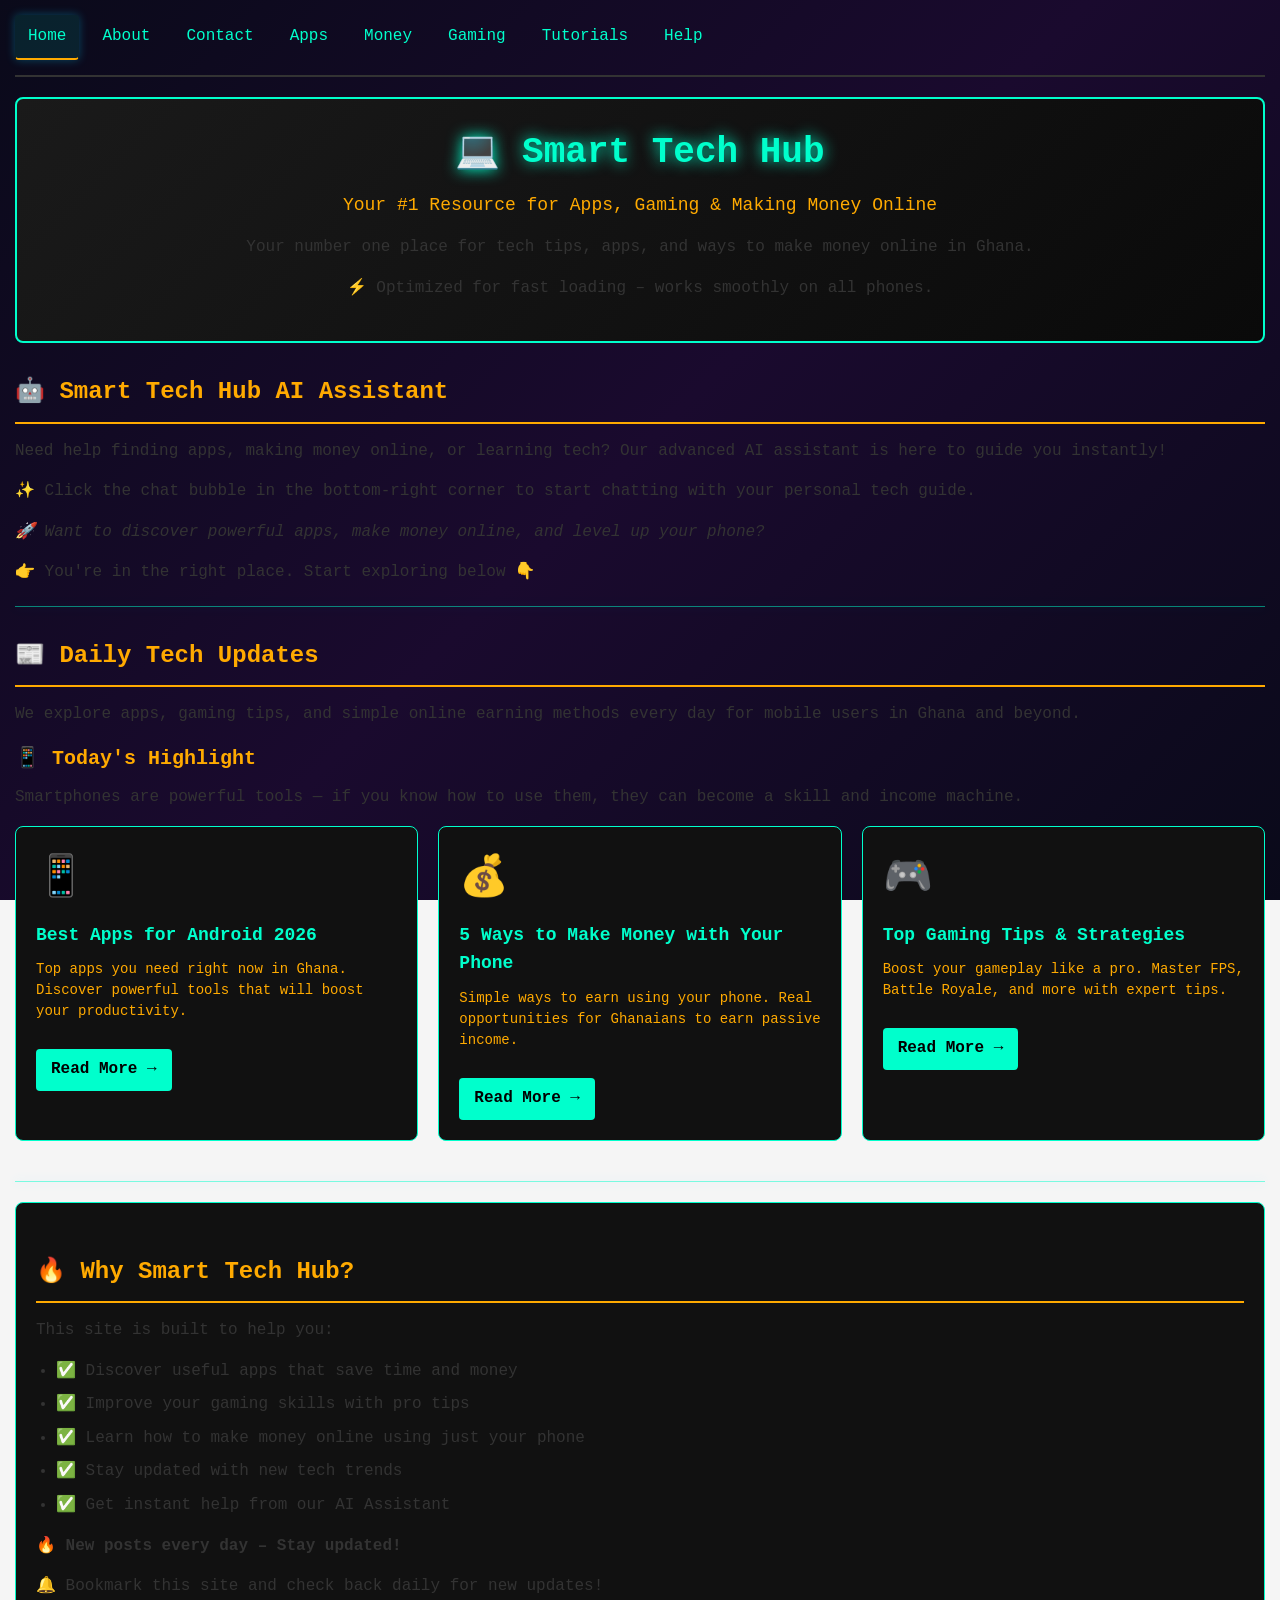
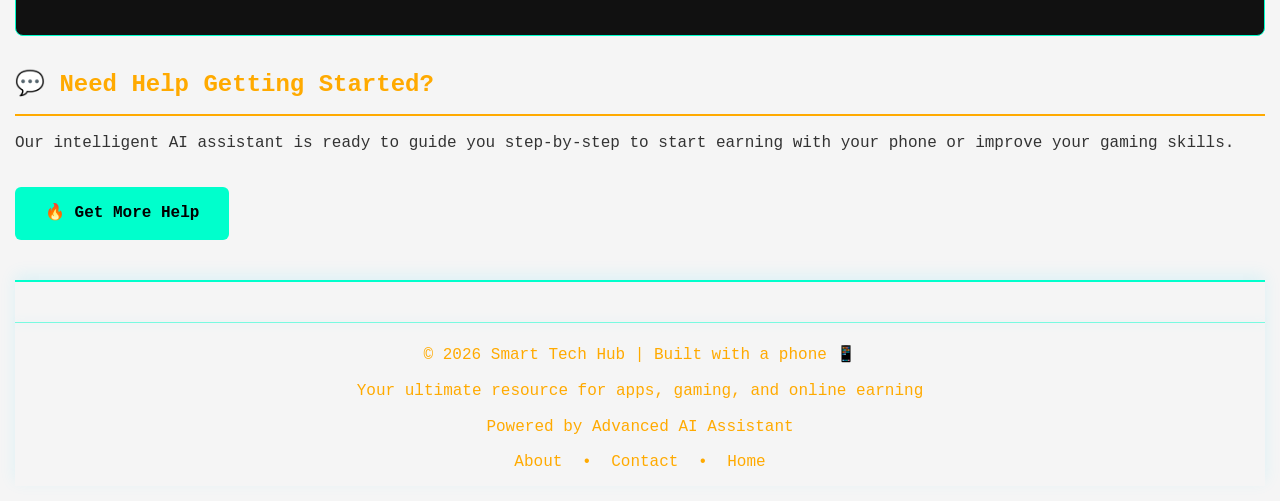
<file: index.html>
<!DOCTYPE html>
<html lang="en">
<head>
    <meta charset="UTF-8">
    <meta name="viewport" content="width=device-width, initial-scale=1.0">
    <meta name="description" content="Smart Tech Hub - Your guide to apps, gaming, and ways to make money online in Ghana.">
    <meta name="theme-color" content="#00d4ff">
    <title>Smart Tech Hub - Apps, Gaming & Money Tips</title>
    <link rel="manifest" href="manifest.json">
    <link rel="stylesheet" href="styles.css">
    
    <style>
        /* Home Page Specific Styles */
        .hero-section {
            background: linear-gradient(135deg, #1a1a1a 0%, #0a0a0a 100%);
            border: 2px solid #00ffcc;
            border-radius: 8px;
            padding: 25px;
            margin-bottom: 30px;
            text-align: center;
        }

        .hero-title {
            font-size: 36px;
            color: #00ffcc;
            text-shadow: 0 0 15px #00ffcc;
            margin-bottom: 10px;
        }

        .hero-subtitle {
            color: #ffaa00;
            font-size: 18px;
            margin-bottom: 15px;
        }

        .featured-posts {
            display: grid;
            grid-template-columns: repeat(auto-fit, minmax(280px, 1fr));
            gap: 20px;
            margin-bottom: 40px;
        }

        .post-card {
            background: #111;
            border: 1px solid #00ffcc;
            border-radius: 8px;
            padding: 20px;
            transition: all 0.3s ease;
        }

        .post-card:hover {
            border-color: #ffaa00;
            transform: translateY(-5px);
            box-shadow: 0 5px 15px rgba(0, 255, 204, 0.2);
        }

        .post-icon {
            font-size: 40px;
            margin-bottom: 10px;
        }

        .post-title {
            font-size: 18px;
            color: #00ffcc;
            font-weight: bold;
            margin-bottom: 10px;
        }

        .post-desc {
            color: #ffaa00;
            font-size: 14px;
            line-height: 1.5;
        }

        .post-card a {
            display: inline-block;
            margin-top: 12px;
            padding: 8px 15px;
            background-color: #00ffcc;
            color: #000;
            border-radius: 4px;
            font-weight: bold;
            transition: all 0.3s ease;
        }

        .post-card a:hover,
        .post-card a:focus {
            background-color: #ffaa00;
            outline: 2px solid #00ffcc;
        }

        .why-section {
            background: #111;
            border: 1px solid #00ffcc;
            border-radius: 8px;
            padding: 20px;
            margin-bottom: 30px;
        }

        .cta-button {
            display: inline-block;
            background-color: #00ffcc;
            color: #000;
            padding: 14px 30px;
            border: none;
            border-radius: 6px;
            font-size: 16px;
            font-weight: bold;
            cursor: pointer;
            font-family: monospace;
            transition: all 0.3s ease;
            text-decoration: none;
            margin-top: 15px;
        }

        .cta-button:hover,
        .cta-button:focus {
            background-color: #ffaa00;
            outline: 2px solid #00ffcc;
            transform: translateY(-2px);
        }

        /* Responsive */
        @media (max-width: 768px) {
            .hero-section {
                padding: 15px;
                margin-bottom: 20px;
            }

            .hero-title {
                font-size: 28px;
            }

            .hero-subtitle {
                font-size: 16px;
            }

            .featured-posts {
                grid-template-columns: 1fr;
                gap: 15px;
            }
        }

        @media (max-width: 480px) {
            .hero-title {
                font-size: 24px;
            }

            .hero-subtitle {
                font-size: 14px;
            }
        }
    </style>
</head>
<body>
    <nav role="navigation" aria-label="Main navigation">
        <a href="index.html" aria-current="page">Home</a>
        <a href="about.html">About</a>
        <a href="contact.html">Contact</a>
        <a href="apps.html">Apps</a>
        <a href="money.html">Money</a>
        <a href="gaming.html">Gaming</a>
        <a href="tutorials.html">Tutorials</a>
        <a href="help.html">Help</a>
    </nav>

    <main role="main">
        <!-- Hero Section -->
        <section class="hero-section" aria-labelledby="hero-title">
            <h1 id="hero-title" class="hero-title">💻 Smart Tech Hub</h1>
            <p class="hero-subtitle">Your #1 Resource for Apps, Gaming & Making Money Online</p>
            <p>Your number one place for tech tips, apps, and ways to make money online in Ghana.</p>
            <p>⚡ Optimized for fast loading – works smoothly on all phones.</p>
        </section>

        <!-- AI Assistant Section -->
        <section aria-labelledby="ai-heading">
            <h2 id="ai-heading">🤖 Smart Tech Hub AI Assistant</h2>
            <p>Need help finding apps, making money online, or learning tech? Our advanced AI assistant is here to guide you instantly!</p>
            <p>✨ Click the chat bubble in the bottom-right corner to start chatting with your personal tech guide.</p>
            <p style="margin-top: 15px; font-style: italic;">🚀 Want to discover powerful apps, make money online, and level up your phone?</p>
            <p>👉 You're in the right place. Start exploring below 👇</p>
        </section>

        <hr>

        <!-- Daily Tech Updates Section -->
        <section aria-labelledby="updates-heading">
            <h2 id="updates-heading">📰 Daily Tech Updates</h2>
            <p>We explore apps, gaming tips, and simple online earning methods every day for mobile users in Ghana and beyond.</p>
            
            <h3>📱 Today's Highlight</h3>
            <p>Smartphones are powerful tools — if you know how to use them, they can become a skill and income machine.</p>

            <!-- Featured Posts Grid -->
            <div class="featured-posts" role="list">
                <article class="post-card" role="listitem">
                    <div class="post-icon">📱</div>
                    <div class="post-title">Best Apps for Android 2026</div>
                    <p class="post-desc">Top apps you need right now in Ghana. Discover powerful tools that will boost your productivity.</p>
                    <a href="apps.html">Read More →</a>
                </article>

                <article class="post-card" role="listitem">
                    <div class="post-icon">💰</div>
                    <div class="post-title">5 Ways to Make Money with Your Phone</div>
                    <p class="post-desc">Simple ways to earn using your phone. Real opportunities for Ghanaians to earn passive income.</p>
                    <a href="money.html">Read More →</a>
                </article>

                <article class="post-card" role="listitem">
                    <div class="post-icon">🎮</div>
                    <div class="post-title">Top Gaming Tips & Strategies</div>
                    <p class="post-desc">Boost your gameplay like a pro. Master FPS, Battle Royale, and more with expert tips.</p>
                    <a href="gaming.html">Read More →</a>
                </article>
            </div>
        </section>

        <hr>

        <!-- Why This Site Section -->
        <section class="why-section" aria-labelledby="why-heading">
            <h2 id="why-heading">🔥 Why Smart Tech Hub?</h2>
            <p>This site is built to help you:</p>
            <ul>
                <li>✅ Discover useful apps that save time and money</li>
                <li>✅ Improve your gaming skills with pro tips</li>
                <li>✅ Learn how to make money online using just your phone</li>
                <li>✅ Stay updated with new tech trends</li>
                <li>✅ Get instant help from our AI Assistant</li>
            </ul>
            <p><strong>🔥 New posts every day – Stay updated!</strong></p>
            <p>🔔 Bookmark this site and check back daily for new updates!</p>
        </section>

        <!-- Help CTA -->
        <section aria-labelledby="help-heading">
            <h2 id="help-heading">💬 Need Help Getting Started?</h2>
            <p>Our intelligent AI assistant is ready to guide you step-by-step to start earning with your phone or improve your gaming skills.</p>
            <a href="help.html" class="cta-button">🔥 Get More Help</a>
        </section>
    </main>

    <!-- Advanced AI Chat Widget - Production Ready -->
    <!-- Load the standalone AI Assistant with glassmorphism design, animations, and advanced conversation logic -->
    <script src="ai-assistant.html"></script>

    <footer role="contentinfo">
        <hr>
        <p>© 2026 Smart Tech Hub | Built with a phone 📱</p>
        <p>Your ultimate resource for apps, gaming, and online earning</p>
        <p>Powered by Advanced AI Assistant</p>
        <p>
            <a href="about.html">About</a> • 
            <a href="contact.html">Contact</a> • 
            <a href="index.html">Home</a>
        </p>
    </footer>
</body>
</html>
</file>
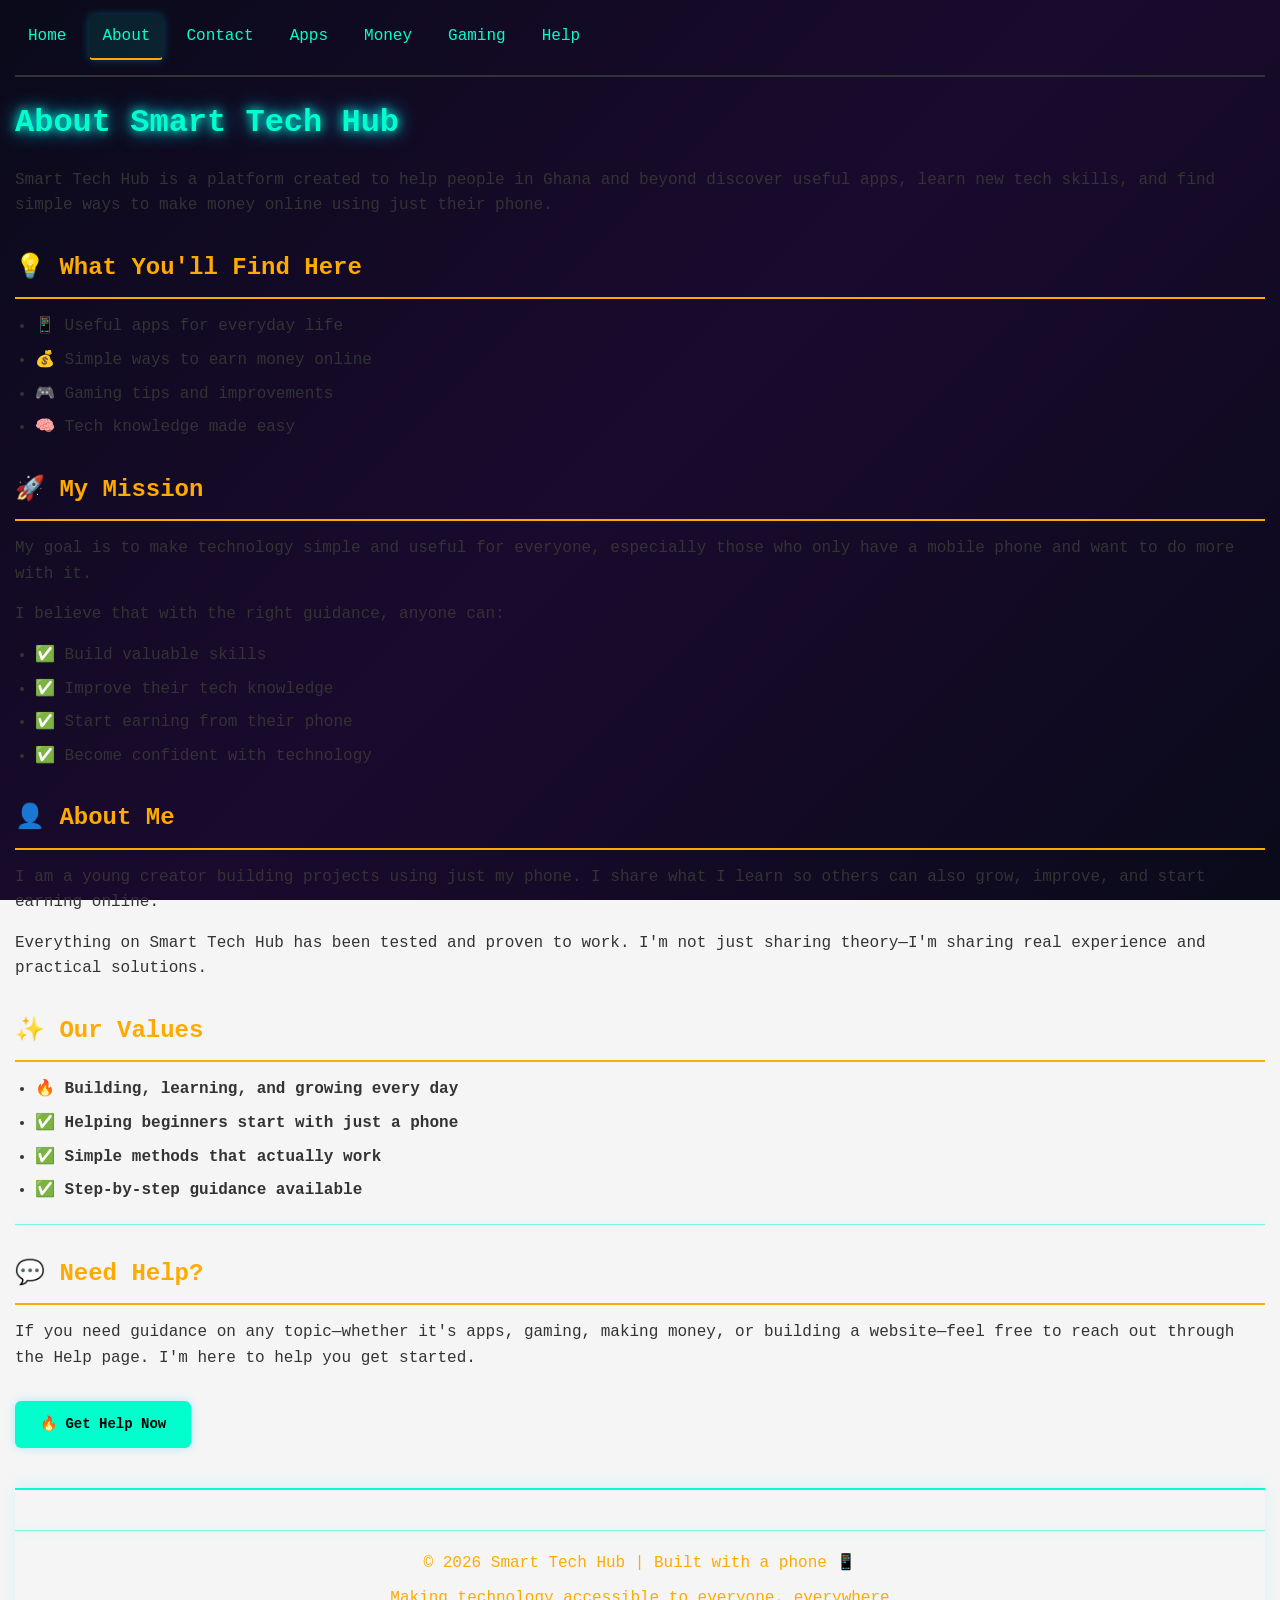
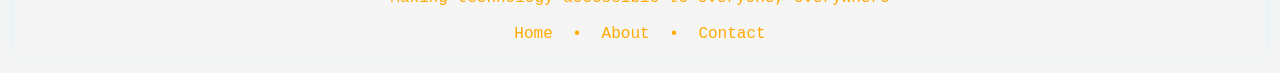
<file: about.html>
<!DOCTYPE html>
<html lang="en">
<head>
    <meta charset="UTF-8">
    <meta name="viewport" content="width=device-width, initial-scale=1.0">
    <meta name="description" content="About Smart Tech Hub - Learn about our mission to help you discover apps, gaming tips, and ways to make money online in Ghana.">
    <meta name="theme-color" content="#00ffcc">
    <title>About - Smart Tech Hub</title>
    <link rel="manifest" href="manifest.json">
    <link rel="stylesheet" href="styles.css">
</head>
<body>
    <nav role="navigation" aria-label="Main navigation">
        <a href="index.html">Home</a>
        <a href="about.html" aria-current="page">About</a>
        <a href="contact.html">Contact</a>
        <a href="apps.html">Apps</a>
        <a href="money.html">Money</a>
        <a href="gaming.html">Gaming</a>
        <a href="help.html">Help</a>
    </nav>

    <main role="main">
        <h1>About Smart Tech Hub</h1>
        <p>Smart Tech Hub is a platform created to help people in Ghana and beyond discover useful apps, learn new tech skills, and find simple ways to make money online using just their phone.</p>

        <section aria-labelledby="what-heading">
            <h2 id="what-heading">💡 What You'll Find Here</h2>
            <ul>
                <li>📱 Useful apps for everyday life</li>
                <li>💰 Simple ways to earn money online</li>
                <li>🎮 Gaming tips and improvements</li>
                <li>🧠 Tech knowledge made easy</li>
            </ul>
        </section>

        <section aria-labelledby="mission-heading">
            <h2 id="mission-heading">🚀 My Mission</h2>
            <p>My goal is to make technology simple and useful for everyone, especially those who only have a mobile phone and want to do more with it.</p>
            <p>I believe that with the right guidance, anyone can:</p>
            <ul>
                <li>✅ Build valuable skills</li>
                <li>✅ Improve their tech knowledge</li>
                <li>✅ Start earning from their phone</li>
                <li>✅ Become confident with technology</li>
            </ul>
        </section>

        <section aria-labelledby="about-me-heading">
            <h2 id="about-me-heading">👤 About Me</h2>
            <p>I am a young creator building projects using just my phone. I share what I learn so others can also grow, improve, and start earning online.</p>
            <p>Everything on Smart Tech Hub has been tested and proven to work. I'm not just sharing theory—I'm sharing real experience and practical solutions.</p>
        </section>

        <section aria-labelledby="values-heading">
            <h2 id="values-heading">✨ Our Values</h2>
            <ul>
                <li>🔥 <strong>Building, learning, and growing every day</strong></li>
                <li>✅ <strong>Helping beginners start with just a phone</strong></li>
                <li>✅ <strong>Simple methods that actually work</strong></li>
                <li>✅ <strong>Step-by-step guidance available</strong></li>
            </ul>
        </section>

        <hr>

        <section aria-labelledby="help-heading">
            <h2 id="help-heading">💬 Need Help?</h2>
            <p>If you need guidance on any topic—whether it's apps, gaming, making money, or building a website—feel free to reach out through the Help page. I'm here to help you get started.</p>
            <a href="help.html" class="btn" style="display: inline-block; padding: 12px 25px; background-color: #00ffcc; color: #000; border-radius: 6px; font-weight: bold; margin-top: 15px;">🔥 Get Help Now</a>
        </section>
    </main>

    <footer role="contentinfo">
        <hr>
        <p>© 2026 Smart Tech Hub | Built with a phone 📱</p>
        <p>Making technology accessible to everyone, everywhere</p>
        <p>
            <a href="index.html">Home</a> • 
            <a href="about.html">About</a> • 
            <a href="contact.html">Contact</a>
        </p>
    </footer>
</body>
</html>
</file>
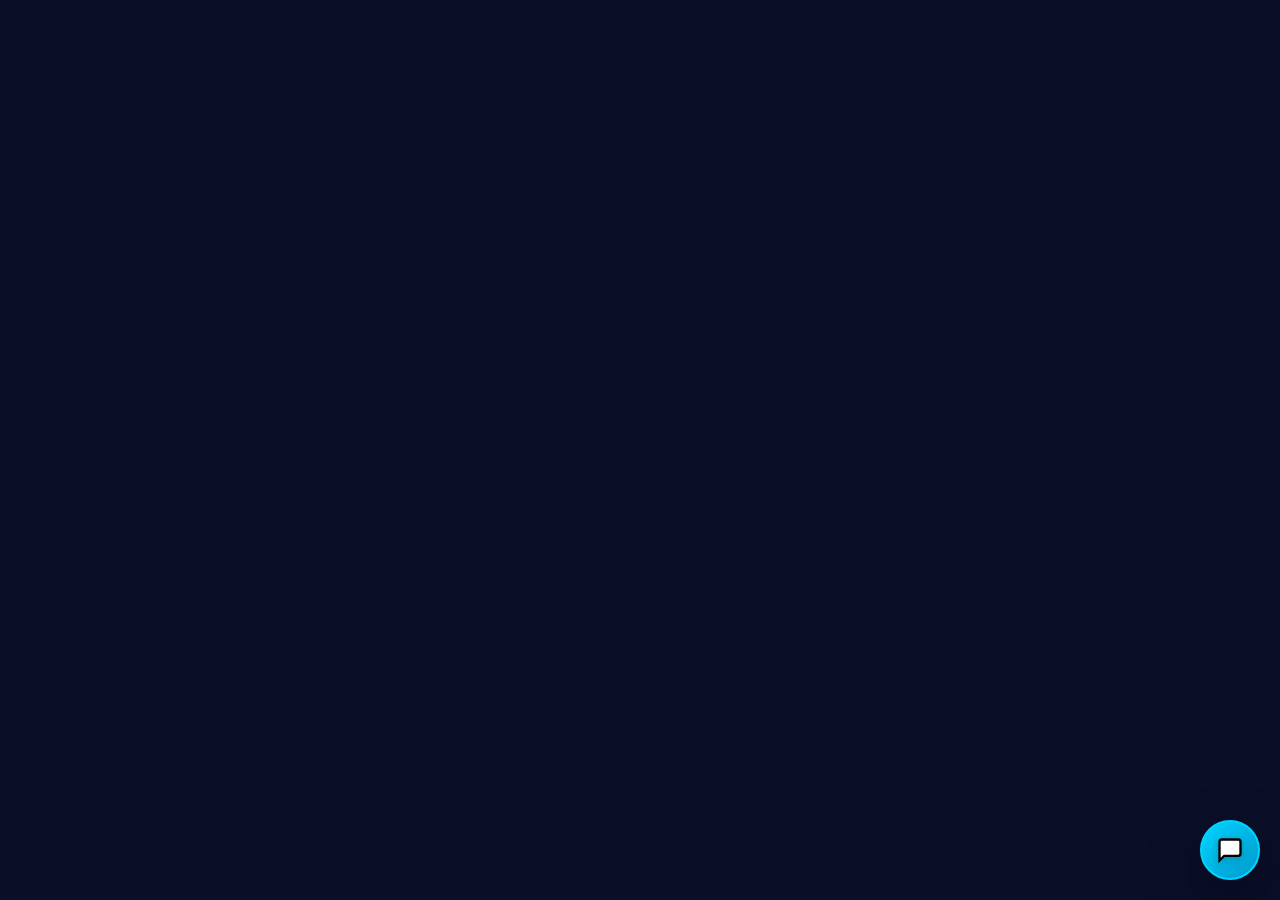
<file: ai-assistant.html>
<!DOCTYPE html>
<html lang="en">
<head>
    <meta charset="UTF-8">
    <meta name="viewport" content="width=device-width, initial-scale=1.0">
    <meta name="description" content="Smart Tech Hub AI Assistant - Your intelligent guide to technology, apps, gaming, and more">
    <title>Smart Tech Hub - AI Assistant</title>
    
    <style>
        /* ============================================
           RESET & BASE STYLES
           ============================================ */
        * {
            margin: 0;
            padding: 0;
            box-sizing: border-box;
        }

        :root {
            --primary-color: #00d4ff;
            --secondary-color: #0099cc;
            --dark-bg: #0a0e27;
            --card-bg: rgba(15, 23, 42, 0.8);
            --card-border: rgba(0, 212, 255, 0.2);
            --text-primary: #ffffff;
            --text-secondary: #a0aec0;
            --user-bubble: linear-gradient(135deg, #0099cc, #00d4ff);
            --bot-bubble: rgba(30, 41, 59, 0.9);
            --shadow: 0 8px 32px rgba(0, 212, 255, 0.1);
            --shadow-lg: 0 20px 60px rgba(0, 0, 0, 0.3);
            --transition: all 0.3s cubic-bezier(0.4, 0, 0.2, 1);
        }

        body {
            font-family: -apple-system, BlinkMacSystemFont, 'Segoe UI', Roboto, Oxygen, Ubuntu, Cantarell, sans-serif;
            background: var(--dark-bg);
            color: var(--text-primary);
            line-height: 1.6;
        }

        /* ============================================
           CHAT WIDGET CONTAINER
           ============================================ */
        .ai-chat-widget {
            position: fixed;
            bottom: 20px;
            right: 20px;
            z-index: 9999;
            font-family: inherit;
            animation: slideIn 0.5s cubic-bezier(0.4, 0, 0.2, 1);
        }

        @keyframes slideIn {
            from {
                transform: translateY(100px);
                opacity: 0;
            }
            to {
                transform: translateY(0);
                opacity: 1;
            }
        }

        /* ============================================
           FLOATING ACTION BUTTON
           ============================================ */
        .chat-fab {
            width: 60px;
            height: 60px;
            border-radius: 50%;
            background: linear-gradient(135deg, #00d4ff, #0099cc);
            border: 2px solid var(--primary-color);
            cursor: pointer;
            display: flex;
            align-items: center;
            justify-content: center;
            box-shadow: var(--shadow-lg);
            transition: var(--transition);
            position: relative;
            z-index: 1;
        }

        .chat-fab:hover {
            transform: scale(1.1);
            box-shadow: 0 20px 60px rgba(0, 212, 255, 0.4);
        }

        .chat-fab:active {
            transform: scale(0.95);
        }

        .chat-fab svg {
            width: 28px;
            height: 28px;
            fill: white;
            filter: drop-shadow(0 2px 4px rgba(0, 0, 0, 0.2));
        }

        /* ============================================
           CHAT WINDOW
           ============================================ */
        .chat-window {
            display: none;
            position: absolute;
            bottom: 80px;
            right: 0;
            width: 100%;
            max-width: 420px;
            height: 600px;
            background: var(--card-bg);
            backdrop-filter: blur(10px);
            border: 1px solid var(--card-border);
            border-radius: 16px;
            box-shadow: var(--shadow-lg);
            flex-direction: column;
            overflow: hidden;
            animation: popIn 0.3s cubic-bezier(0.4, 0, 0.2, 1);
        }

        .chat-window.active {
            display: flex;
        }

        @keyframes popIn {
            from {
                transform: scale(0.95) translateY(10px);
                opacity: 0;
            }
            to {
                transform: scale(1) translateY(0);
                opacity: 1;
            }
        }

        @media (max-width: 600px) {
            .chat-window {
                position: fixed;
                bottom: 0;
                right: 0;
                left: 0;
                top: 0;
                max-width: 100%;
                height: 100vh;
                border-radius: 0;
                animation: slideUpMobile 0.3s cubic-bezier(0.4, 0, 0.2, 1);
            }

            @keyframes slideUpMobile {
                from {
                    transform: translateY(100%);
                }
                to {
                    transform: translateY(0);
                }
            }
        }

        /* ============================================
           HEADER
           ============================================ */
        .chat-header {
            padding: 16px 20px;
            background: linear-gradient(135deg, rgba(0, 212, 255, 0.1), rgba(0, 153, 204, 0.1));
            border-bottom: 1px solid var(--card-border);
            display: flex;
            align-items: center;
            justify-content: space-between;
            flex-shrink: 0;
            position: relative;
        }

        .header-left {
            display: flex;
            align-items: center;
            gap: 12px;
            flex: 1;
            cursor: pointer;
        }

        .header-avatar {
            width: 40px;
            height: 40px;
            border-radius: 50%;
            background: linear-gradient(135deg, #00d4ff, #0099cc);
            display: flex;
            align-items: center;
            justify-content: center;
            font-size: 20px;
            flex-shrink: 0;
            position: relative;
            box-shadow: 0 0 16px rgba(0, 212, 255, 0.3);
        }

        .status-indicator {
            width: 12px;
            height: 12px;
            background: #00d4ff;
            border-radius: 50%;
            position: absolute;
            bottom: 0;
            right: 0;
            border: 2px solid var(--card-bg);
            animation: pulse 2s infinite;
        }

        @keyframes pulse {
            0%, 100% {
                box-shadow: 0 0 8px rgba(0, 212, 255, 0.6);
            }
            50% {
                box-shadow: 0 0 16px rgba(0, 212, 255, 0.3);
            }
        }

        .header-info h3 {
            font-size: 16px;
            font-weight: 600;
            color: var(--text-primary);
            margin: 0;
        }

        .header-info p {
            font-size: 12px;
            color: var(--primary-color);
            margin: 2px 0 0 0;
            font-weight: 500;
        }

        .header-actions {
            display: flex;
            gap: 8px;
            align-items: center;
        }

        .header-btn {
            background: none;
            border: none;
            color: var(--text-secondary);
            cursor: pointer;
            padding: 6px;
            border-radius: 6px;
            transition: var(--transition);
            display: flex;
            align-items: center;
            justify-content: center;
        }

        .header-btn:hover {
            color: var(--primary-color);
            background: rgba(0, 212, 255, 0.1);
        }

        .header-btn svg {
            width: 20px;
            height: 20px;
        }

        /* ============================================
           CHAT MESSAGES CONTAINER
           ============================================ */
        .chat-messages {
            flex: 1;
            overflow-y: auto;
            padding: 16px;
            display: flex;
            flex-direction: column;
            gap: 12px;
            scroll-behavior: smooth;
        }

        /* Custom Scrollbar */
        .chat-messages::-webkit-scrollbar {
            width: 6px;
        }

        .chat-messages::-webkit-scrollbar-track {
            background: rgba(0, 212, 255, 0.05);
            border-radius: 10px;
        }

        .chat-messages::-webkit-scrollbar-thumb {
            background: rgba(0, 212, 255, 0.3);
            border-radius: 10px;
        }

        .chat-messages::-webkit-scrollbar-thumb:hover {
            background: rgba(0, 212, 255, 0.5);
        }

        /* ============================================
           MESSAGE STYLES
           ============================================ */
        .message {
            display: flex;
            gap: 8px;
            animation: messageSlide 0.3s cubic-bezier(0.4, 0, 0.2, 1);
        }

        @keyframes messageSlide {
            from {
                opacity: 0;
                transform: translateY(8px);
            }
            to {
                opacity: 1;
                transform: translateY(0);
            }
        }

        .message.user {
            justify-content: flex-end;
        }

        .message-avatar {
            width: 28px;
            height: 28px;
            border-radius: 50%;
            display: flex;
            align-items: center;
            justify-content: center;
            font-size: 14px;
            flex-shrink: 0;
        }

        .message.bot .message-avatar {
            background: linear-gradient(135deg, rgba(0, 212, 255, 0.2), rgba(0, 153, 204, 0.2));
            color: var(--primary-color);
        }

        .message.user .message-avatar {
            background: linear-gradient(135deg, rgba(0, 153, 204, 0.3), rgba(0, 212, 255, 0.3));
            color: var(--primary-color);
        }

        .message-content {
            max-width: 80%;
            display: flex;
            flex-direction: column;
            gap: 4px;
        }

        .message.user .message-content {
            align-items: flex-end;
        }

        .message-bubble {
            padding: 10px 14px;
            border-radius: 12px;
            font-size: 14px;
            line-height: 1.5;
            word-wrap: break-word;
            overflow-wrap: break-word;
        }

        .message.bot .message-bubble {
            background: var(--bot-bubble);
            color: var(--text-primary);
            border: 1px solid rgba(0, 212, 255, 0.1);
        }

        .message.user .message-bubble {
            background: var(--user-bubble);
            color: white;
            font-weight: 500;
        }

        .message-time {
            font-size: 11px;
            color: var(--text-secondary);
            padding: 0 4px;
        }

        .typing-indicator {
            display: flex;
            gap: 4px;
            padding: 10px 14px;
            background: var(--bot-bubble);
            border: 1px solid rgba(0, 212, 255, 0.1);
            border-radius: 12px;
            width: fit-content;
        }

        .typing-dot {
            width: 6px;
            height: 6px;
            background: var(--primary-color);
            border-radius: 50%;
            animation: typing 1.4s infinite;
        }

        .typing-dot:nth-child(2) {
            animation-delay: 0.2s;
        }

        .typing-dot:nth-child(3) {
            animation-delay: 0.4s;
        }

        @keyframes typing {
            0%, 60%, 100% {
                opacity: 0.4;
                transform: translateY(0);
            }
            30% {
                opacity: 1;
                transform: translateY(-8px);
            }
        }

        /* ============================================
           INPUT AREA
           ============================================ */
        .chat-input-area {
            padding: 16px;
            border-top: 1px solid var(--card-border);
            background: linear-gradient(135deg, rgba(0, 212, 255, 0.05), rgba(0, 153, 204, 0.05));
            display: flex;
            gap: 8px;
            align-items: flex-end;
            flex-shrink: 0;
        }

        .input-wrapper {
            flex: 1;
            display: flex;
            align-items: center;
            background: rgba(0, 0, 0, 0.3);
            border: 1px solid var(--card-border);
            border-radius: 8px;
            padding: 8px 12px;
            transition: var(--transition);
        }

        .input-wrapper:focus-within {
            border-color: var(--primary-color);
            box-shadow: 0 0 12px rgba(0, 212, 255, 0.2);
        }

        .chat-input {
            flex: 1;
            background: none;
            border: none;
            color: var(--text-primary);
            font-size: 14px;
            outline: none;
            resize: none;
            max-height: 100px;
            font-family: inherit;
        }

        .chat-input::placeholder {
            color: var(--text-secondary);
        }

        .send-btn {
            width: 36px;
            height: 36px;
            border-radius: 8px;
            background: linear-gradient(135deg, #00d4ff, #0099cc);
            border: none;
            color: white;
            cursor: pointer;
            display: flex;
            align-items: center;
            justify-content: center;
            transition: var(--transition);
            flex-shrink: 0;
        }

        .send-btn:hover:not(:disabled) {
            transform: scale(1.05);
            box-shadow: 0 8px 24px rgba(0, 212, 255, 0.3);
        }

        .send-btn:active:not(:disabled) {
            transform: scale(0.95);
        }

        .send-btn:disabled {
            opacity: 0.5;
            cursor: not-allowed;
        }

        .send-btn svg {
            width: 18px;
            height: 18px;
        }

        /* ============================================
           WELCOME MESSAGE
           ============================================ */
        .welcome-container {
            text-align: center;
            padding: 24px 16px;
            color: var(--text-secondary);
        }

        .welcome-icon {
            font-size: 40px;
            margin-bottom: 12px;
        }

        .welcome-container h2 {
            font-size: 16px;
            color: var(--text-primary);
            margin-bottom: 8px;
            font-weight: 600;
        }

        .welcome-container p {
            font-size: 13px;
            line-height: 1.6;
        }

        /* ============================================
           RESPONSIVE DESIGN
           ============================================ */
        @media (max-width: 768px) {
            .chat-window {
                max-width: 100%;
                height: 70vh;
            }

            .message-content {
                max-width: 90%;
            }

            .chat-input {
                font-size: 16px; /* Prevents zoom on iOS */
            }
        }

        @media (max-width: 600px) {
            .ai-chat-widget {
                bottom: 0;
                right: 0;
                left: 0;
            }

            .chat-fab {
                position: fixed;
                bottom: 20px;
                right: 20px;
                width: 56px;
                height: 56px;
            }

            .chat-fab.hide-on-mobile {
                display: none;
            }

            .chat-window {
                height: 100vh;
                max-height: 100vh;
            }

            .message-content {
                max-width: 85%;
            }

            .header-info h3 {
                font-size: 15px;
            }

            .chat-messages {
                padding: 12px;
                gap: 10px;
            }

            .chat-input-area {
                padding: 12px;
            }
        }

        /* ============================================
           UTILITY CLASSES
           ============================================ */
        .visually-hidden {
            position: absolute;
            width: 1px;
            height: 1px;
            padding: 0;
            margin: -1px;
            overflow: hidden;
            clip: rect(0, 0, 0, 0);
            white-space: nowrap;
            border-width: 0;
        }

        .link-style {
            color: var(--primary-color);
            text-decoration: none;
            font-weight: 500;
            cursor: pointer;
            transition: var(--transition);
        }

        .link-style:hover {
            text-decoration: underline;
            color: #00f0ff;
        }
    </style>

    <script>
        /**
         * ============================================
         * SMART TECH HUB AI ASSISTANT
         * Production-Ready Chat Widget
         * ============================================
         */

        // ============================================
        // AI KNOWLEDGE BASE & CONFIGURATION
        // ============================================

        const AI_CONFIG = {
            // Welcome messages - randomly selected on first message
            welcomeMessages: [
                "Hey there! 👋 I'm your Smart Tech Hub assistant. How can I help you explore our content today?",
                "Welcome to Smart Tech Hub! I'm here to guide you. What would you like to learn about?",
                "Hi! 👋 I'm your AI guide to all things tech, gaming, apps, and more. What interests you?",
                "Greetings! 🤖 Ready to dive into tech? Let me know what you're looking for!"
            ],

            // Conversation delay (simulated thinking)
            thinkingDelay: 400,
            typingDelay: 30,

            // Chat persistence
            storageKey: 'sth_chat_history'
        };

        /**
         * Knowledge Base: Categorized keywords and responses
         * Each category contains keywords and response variations
         */
        const KNOWLEDGE_BASE = {
            greetings: {
                keywords: ['hi', 'hello', 'hey', 'good morning', 'good afternoon', 'good evening', 'greetings', 'hiya', 'howdy'],
                responses: [
                    "Hey! 👋 Welcome to Smart Tech Hub! I'm here to help you navigate our content on technology, apps, gaming, tutorials, earning opportunities, and so much more. What would you like to explore?",
                    "Hello! 🎉 Great to see you here at Smart Tech Hub. Whether you're interested in tech trends, gaming, coding tutorials, or mobile apps, I'm here to guide you. What catches your interest?",
                    "Hi there! 👋 Welcome to Smart Tech Hub - your hub for everything tech-related. I can help you find content on apps, games, tutorials, earning strategies, and more. Where should we start?",
                    "Greetings! 🤖 Welcome to Smart Tech Hub! I'm your AI assistant, ready to help you discover amazing content about technology, gaming, programming, and more. What would you like to know?"
                ]
            },

            money: {
                keywords: ['money', 'earn', 'earning', 'income', 'cash', 'mobile money', 'momo', 'side hustle', 'business', 'make money', 'revenue', 'monetize'],
                responses: [
                    "💰 Great question! You should definitely check out our <a href='money.html' class='link-style'>Money & Income section</a>. There you'll find practical guides on earning opportunities, side hustles, mobile money options, and business strategies to help you generate income online and offline.",
                    "Looking to earn? 💸 Visit our <a href='money.html' class='link-style'>Money Hub</a> where we cover everything from passive income streams to active side hustles. Learn about mobile money platforms, freelancing, and entrepreneurial opportunities!",
                    "💵 That's a popular topic! Our <a href='money.html' class='link-style'>Money & Earning Guide</a> has comprehensive resources about income generation, business tips, mobile money solutions like MTN Mobile Money (MoMo), and various revenue streams suited to different skill levels."
                ]
            },

            apps: {
                keywords: ['app', 'apps', 'android', 'application', 'download', 'software', 'ios', 'mobile', 'install'],
                responses: [
                    "📱 Awesome! Check out our <a href='apps.html' class='link-style'>Apps section</a> for detailed reviews, download links, and tutorials on the best Android and iOS applications. We cover productivity, entertainment, and utility apps!",
                    "Need app recommendations? 🎯 Visit our <a href='apps.html' class='link-style'>Apps Hub</a> to discover curated app collections, installation guides, and reviews for both Android and iOS platforms. Find tools that match your needs!",
                    "📲 Looking for the best apps? Our <a href='apps.html' class='link-style'>Apps section</a> features detailed guides on popular applications, how to download them safely, and comparisons to help you choose the right tools for your phone!"
                ]
            },

            gaming: {
                keywords: ['game', 'games', 'gaming', 'fps', 'lag', 'blood strike', 'call of duty', 'free fire', 'pubg', 'delta force', 'mobile gaming', 'esports', 'gamer', 'play'],
                responses: [
                    "🎮 Epic! Our <a href='gaming.html' class='link-style'>Gaming Hub</a> has everything you need - from FPS game reviews to optimization tips, lag fixes, and guides for Blood Strike, Call of Duty, Free Fire, PUBG, Delta Force, and more!",
                    "Ready to level up? 🏆 Explore our <a href='gaming.html' class='link-style'>Gaming section</a> with strategies, performance optimization guides, and detailed reviews of the hottest games including competitive titles and mobile legends!",
                    "🎯 Gaming enthusiast? Check out our <a href='gaming.html' class='link-style'>Games & Gaming Guide</a> featuring in-depth game reviews, optimization techniques to reduce lag, device settings, and pro tips for popular titles like PUBG, Free Fire, and more!"
                ]
            },

            tutorials: {
                keywords: ['tutorial', 'learn', 'coding', 'programming', 'html', 'css', 'javascript', 'course', 'education', 'guide', 'how to', 'dev', 'development'],
                responses: [
                    "📚 Perfect! Our <a href='tutorials.html' class='link-style'>Tutorials section</a> offers comprehensive guides on HTML, CSS, JavaScript, and modern web development. Learn from beginner basics to advanced techniques!",
                    "Want to learn to code? 💻 Visit our <a href='tutorials.html' class='link-style'>Tutorials Hub</a> with step-by-step programming guides, web development courses, and educational resources for HTML, CSS, JavaScript, and more!",
                    "🔧 Great initiative! Explore our <a href='tutorials.html' class='link-style'>Learning Resources</a> featuring detailed tutorials on coding, web development, and programming concepts. Whether you're a beginner or intermediate developer, we've got you covered!"
                ]
            },

            contact: {
                keywords: ['whatsapp', 'phone', 'email', 'contact', 'support', 'help', 'reach out', 'message', 'call', 'communication', 'connect'],
                responses: [
                    "📞 Need to get in touch? Visit our <a href='contact.html' class='link-style'>Contact page</a> to reach out via WhatsApp, email, or phone. We're here to help with any questions or feedback!",
                    "Want to connect? 💬 Head over to our <a href='contact.html' class='link-style'>Contact & Support section</a> where you can find all our communication channels including WhatsApp, email, and direct messaging options!",
                    "📧 Feel free to reach out! Our <a href='contact.html' class='link-style'>Contact page</a> has multiple ways to connect - WhatsApp for quick chats, email for detailed messages, and a contact form for general inquiries!"
                ]
            },

            about: {
                keywords: ['who are you', 'about', 'company', 'smart tech hub', 'mission', 'story', 'team', 'about us', 'information'],
                responses: [
                    "🌟 Great question! Learn more about Smart Tech Hub on our <a href='about.html' class='link-style'>About page</a>. Discover our mission, team, and the journey behind creating the ultimate tech resource hub!",
                    "Curious about us? 🤔 Visit our <a href='about.html' class='link-style'>About Smart Tech Hub</a> page to learn our story, mission statement, team information, and why we're passionate about technology!",
                    "📖 Want to know our story? Check out our <a href='about.html' class='link-style'>About Us page</a> for comprehensive information about Smart Tech Hub, our vision, values, and the dedicated team behind this platform!"
                ]
            },

            help: {
                keywords: [], // Fallback - no specific keywords
                responses: [
                    "I couldn't fully understand your request, but no worries! Visit our <a href='help.html' class='link-style'>Help Center</a> for comprehensive FAQs, troubleshooting guides, and more information. Or feel free to ask me again in a different way! 😊",
                    "Hmm, I'm not quite sure about that one. Our <a href='help.html' class='link-style'>Help & FAQ page</a> might have the answers you're looking for. You can also try rephrasing your question, and I'll do my best to assist! 🤝",
                    "I didn't quite catch that. Let me suggest checking our <a href='help.html' class='link-style'>Help Center</a> for more information. If you have other questions, I'm all ears! 👂"
                ]
            }
        };

        // ============================================
        // UTILITY FUNCTIONS
        // ============================================

        /**
         * Format current time as HH:MM
         */
        function getCurrentTime() {
            const now = new Date();
            return now.toLocaleTimeString('en-US', { hour: '2-digit', minute: '2-digit', hour12: false });
        }

        /**
         * Extract first word of user message for avatar
         */
        function getInitials(text) {
            const words = text.trim().split(' ');
            return words[0].charAt(0).toUpperCase();
        }

        /**
         * Normalize text for keyword matching
         */
        function normalizeText(text) {
            return text.toLowerCase().trim().replace(/[^\w\s]/g, '');
        }

        /**
         * Check if user message contains keywords from a category
         */
        function matchesKeywords(userMessage, keywords) {
            if (keywords.length === 0) return false;
            const normalizedMessage = normalizeText(userMessage);
            return keywords.some(keyword => 
                normalizedMessage.includes(normalizeText(keyword))
            );
        }

        /**
         * Get random element from array
         */
        function getRandomElement(array) {
            return array[Math.floor(Math.random() * array.length)];
        }

        /**
         * Get AI response based on user message
         */
        function generateAIResponse(userMessage) {
            // Check each category for keyword matches
            for (const [category, data] of Object.entries(KNOWLEDGE_BASE)) {
                if (matchesKeywords(userMessage, data.keywords)) {
                    return getRandomElement(data.responses);
                }
            }

            // Fallback to help category
            return getRandomElement(KNOWLEDGE_BASE.help.responses);
        }

        /**
         * Load chat history from localStorage
         */
        function loadChatHistory() {
            const stored = localStorage.getItem(AI_CONFIG.storageKey);
            return stored ? JSON.parse(stored) : [];
        }

        /**
         * Save chat history to localStorage
         */
        function saveChatHistory(messages) {
            localStorage.setItem(AI_CONFIG.storageKey, JSON.stringify(messages));
        }

        /**
         * Format message for storage
         */
        function createMessage(type, content) {
            return {
                type: type, // 'user' or 'bot'
                content: content,
                timestamp: new Date().toISOString()
            };
        }

        // ============================================
        // DOM MANIPULATION FUNCTIONS
        // ============================================

        /**
         * Create message element with avatar, bubble, and timestamp
         */
        function createMessageElement(message) {
            const messageDiv = document.createElement('div');
            messageDiv.className = `message ${message.type}`;
            messageDiv.setAttribute('role', 'article');
            messageDiv.setAttribute('aria-label', `${message.type === 'user' ? 'Your' : 'Assistant'} message`);

            const time = new Date(message.timestamp);
            const timeStr = time.toLocaleTimeString('en-US', { hour: '2-digit', minute: '2-digit', hour12: false });

            const avatar = document.createElement('div');
            avatar.className = 'message-avatar';
            avatar.textContent = message.type === 'user' ? '👤' : '🤖';

            const content = document.createElement('div');
            content.className = 'message-content';

            const bubble = document.createElement('div');
            bubble.className = 'message-bubble';
            bubble.innerHTML = message.content;

            const timeElement = document.createElement('div');
            timeElement.className = 'message-time';
            timeElement.textContent = timeStr;

            if (message.type === 'user') {
                content.appendChild(bubble);
                content.appendChild(timeElement);
                messageDiv.appendChild(content);
                messageDiv.appendChild(avatar);
            } else {
                content.appendChild(bubble);
                content.appendChild(timeElement);
                messageDiv.appendChild(avatar);
                messageDiv.appendChild(content);
            }

            return messageDiv;
        }

        /**
         * Create typing indicator animation
         */
        function createTypingIndicator() {
            const messageDiv = document.createElement('div');
            messageDiv.className = 'message bot typing-message';
            messageDiv.setAttribute('role', 'status');
            messageDiv.setAttribute('aria-label', 'Assistant is typing');

            const avatar = document.createElement('div');
            avatar.className = 'message-avatar';
            avatar.textContent = '🤖';

            const content = document.createElement('div');
            content.className = 'message-content';

            const typing = document.createElement('div');
            typing.className = 'typing-indicator';
            typing.innerHTML = '<div class="typing-dot"></div><div class="typing-dot"></div><div class="typing-dot"></div>';

            content.appendChild(typing);
            messageDiv.appendChild(avatar);
            messageDiv.appendChild(content);

            return messageDiv;
        }

        /**
         * Scroll to bottom of messages
         */
        function scrollToBottom(messagesContainer) {
            messagesContainer.scrollTop = messagesContainer.scrollHeight;
        }

        /**
         * Add welcome message on first load
         */
        function addWelcomeMessage(messagesContainer, chatHistory) {
            if (chatHistory.length === 0) {
                const welcomeMsg = getRandomElement(AI_CONFIG.welcomeMessages);
                const message = createMessage('bot', welcomeMsg);
                chatHistory.push(message);
                const messageEl = createMessageElement(message);
                messagesContainer.appendChild(messageEl);
                saveChatHistory(chatHistory);
                scrollToBottom(messagesContainer);
            }
        }

        // ============================================
        // MAIN CHAT WIDGET CLASS
        // ============================================

        class SmartTechHubAI {
            constructor() {
                this.isOpen = false;
                this.isTyping = false;
                this.chatHistory = loadChatHistory();
                this.init();
            }

            init() {
                this.createWidget();
                this.setupEventListeners();
                this.restoreChat();
            }

            /**
             * Create the complete chat widget HTML
             */
            createWidget() {
                const widget = document.createElement('div');
                widget.className = 'ai-chat-widget';
                widget.setAttribute('lang', 'en');

                widget.innerHTML = `
                    <!-- Floating Action Button -->
                    <button class="chat-fab" id="chatFab" aria-label="Open AI Assistant" aria-expanded="false">
                        <svg viewBox="0 0 24 24" fill="none" stroke="currentColor" stroke-width="2">
                            <path d="M21 15a2 2 0 0 1-2 2H7l-4 4V5a2 2 0 0 1 2-2h14a2 2 0 0 1 2 2z"></path>
                        </svg>
                    </button>

                    <!-- Chat Window -->
                    <div class="chat-window" id="chatWindow" role="dialog" aria-labelledby="chatTitle" aria-hidden="true">
                        <!-- Header -->
                        <div class="chat-header">
                            <div class="header-left" id="headerLeft">
                                <div class="header-avatar">
                                    🤖
                                    <div class="status-indicator"></div>
                                </div>
                                <div class="header-info">
                                    <h3 id="chatTitle">AI Assistant</h3>
                                    <p>Smart Tech Hub</p>
                                </div>
                            </div>
                            <div class="header-actions">
                                <button class="header-btn" id="clearBtn" title="Clear chat" aria-label="Clear chat history">
                                    <svg viewBox="0 0 24 24" fill="none" stroke="currentColor" stroke-width="2">
                                        <polyline points="3 6 5 6 21 6"></polyline>
                                        <path d="M19 6v14a2 2 0 0 1-2 2H7a2 2 0 0 1-2-2V6m3 0V4a2 2 0 0 1 2-2h4a2 2 0 0 1 2 2v2"></path>
                                        <line x1="10" y1="11" x2="10" y2="17"></line>
                                        <line x1="14" y1="11" x2="14" y2="17"></line>
                                    </svg>
                                </button>
                                <button class="header-btn" id="collapseBtn" title="Close chat" aria-label="Close chat window">
                                    <svg viewBox="0 0 24 24" fill="none" stroke="currentColor" stroke-width="2">
                                        <polyline points="18 15 12 9 6 15"></polyline>
                                    </svg>
                                </button>
                            </div>
                        </div>

                        <!-- Messages Container -->
                        <div class="chat-messages" id="chatMessages" role="log" aria-live="polite" aria-label="Chat messages"></div>

                        <!-- Input Area -->
                        <div class="chat-input-area">
                            <div class="input-wrapper">
                                <input 
                                    type="text" 
                                    class="chat-input" 
                                    id="chatInput" 
                                    placeholder="Ask me anything... 💬"
                                    aria-label="Message input"
                                    autocomplete="off"
                                >
                            </div>
                            <button class="send-btn" id="sendBtn" disabled aria-label="Send message">
                                <svg viewBox="0 0 24 24" fill="currentColor">
                                    <path d="M16.6915026,12.4744748 L3.50612381,13.2599618 C3.19218622,13.2599618 3.03521743,13.4170592 3.03521743,13.5741566 L1.15159189,20.0151496 C0.8376543,20.8006365 0.99,21.89 1.77946707,22.52 C2.41,22.99 3.50612381,23.1 4.13399899,22.8429026 L21.714504,14.0454487 C22.6563168,13.5741566 23.1272231,12.6315722 22.9702544,11.6889879 L4.13399899,1.16884705 C3.34915502,0.9117496 2.40734225,1.02381014 1.77946707,1.4950926 C0.994623095,2.1319805 0.837654326,3.22133327 1.15159189,3.99999026 L3.03521743,10.4409833 C3.03521743,10.5980807 3.19218622,10.7551781 3.50612381,10.7551781 L16.6915026,11.5406631 C16.6915026,11.5406631 17.1624089,11.5406631 17.1624089,12.0119452 C17.1624089,12.4832274 16.6915026,12.4744748 16.6915026,12.4744748 Z"></path>
                                </svg>
                            </button>
                        </div>
                    </div>
                `;

                document.body.appendChild(widget);
            }

            /**
             * Setup all event listeners
             */
            setupEventListeners() {
                const fab = document.getElementById('chatFab');
                const chatWindow = document.getElementById('chatWindow');
                const collapseBtn = document.getElementById('collapseBtn');
                const clearBtn = document.getElementById('clearBtn');
                const chatInput = document.getElementById('chatInput');
                const sendBtn = document.getElementById('sendBtn');
                const messagesContainer = document.getElementById('chatMessages');
                const headerLeft = document.getElementById('headerLeft');

                // FAB - Open chat
                fab.addEventListener('click', () => this.toggleChat());

                // Header - Toggle on mobile
                headerLeft.addEventListener('click', () => {
                    if (window.innerWidth < 600) {
                        this.toggleChat();
                    }
                });

                // Close button
                collapseBtn.addEventListener('click', (e) => {
                    e.stopPropagation();
                    this.closeChat();
                });

                // Clear chat
                clearBtn.addEventListener('click', (e) => {
                    e.stopPropagation();
                    if (confirm('Are you sure you want to clear all messages?')) {
                        this.clearChat();
                    }
                });

                // Input management
                chatInput.addEventListener('input', (e) => {
                    this.updateSendButton();
                    this.autoResizeInput(e.target);
                });

                chatInput.addEventListener('keypress', (e) => {
                    if (e.key === 'Enter' && !e.shiftKey) {
                        e.preventDefault();
                        this.sendMessage();
                    }
                });

                // Send button
                sendBtn.addEventListener('click', () => this.sendMessage());

                // Focus input when window opens
                document.getElementById('chatWindow').addEventListener('transitionend', () => {
                    if (this.isOpen) {
                        chatInput.focus();
                    }
                });

                // Handle window resize
                window.addEventListener('resize', () => {
                    this.handleResponsive();
                });
            }

            /**
             * Toggle chat open/closed
             */
            toggleChat() {
                if (this.isOpen) {
                    this.closeChat();
                } else {
                    this.openChat();
                }
            }

            /**
             * Open chat
             */
            openChat() {
                const chatWindow = document.getElementById('chatWindow');
                const fab = document.getElementById('chatFab');

                this.isOpen = true;
                chatWindow.classList.add('active');
                fab.setAttribute('aria-expanded', 'true');
                document.getElementById('chatWindow').setAttribute('aria-hidden', 'false');

                setTimeout(() => {
                    document.getElementById('chatInput').focus();
                    scrollToBottom(document.getElementById('chatMessages'));
                }, 300);
            }

            /**
             * Close chat
             */
            closeChat() {
                const chatWindow = document.getElementById('chatWindow');
                const fab = document.getElementById('chatFab');

                this.isOpen = false;
                chatWindow.classList.remove('active');
                fab.setAttribute('aria-expanded', 'false');
                document.getElementById('chatWindow').setAttribute('aria-hidden', 'true');
            }

            /**
             * Send user message
             */
            async sendMessage() {
                const chatInput = document.getElementById('chatInput');
                const sendBtn = document.getElementById('sendBtn');
                const messagesContainer = document.getElementById('chatMessages');

                const message = chatInput.value.trim();

                if (!message || this.isTyping) return;

                // Disable input during processing
                this.isTyping = true;
                sendBtn.disabled = true;
                chatInput.value = '';
                chatInput.style.height = 'auto';

                // Add user message
                const userMessage = createMessage('user', this.escapeHtml(message));
                this.chatHistory.push(userMessage);
                const userEl = createMessageElement(userMessage);
                messagesContainer.appendChild(userEl);
                scrollToBottom(messagesContainer);

                // Simulate thinking delay
                await this.delay(AI_CONFIG.thinkingDelay);

                // Add typing indicator
                const typingEl = createTypingIndicator();
                messagesContainer.appendChild(typingEl);
                scrollToBottom(messagesContainer);

                // Generate response
                await this.delay(Math.random() * 800 + 400);

                const responseText = generateAIResponse(message);
                const botMessage = createMessage('bot', responseText);
                this.chatHistory.push(botMessage);

                // Remove typing indicator and add response
                typingEl.remove();
                const botEl = createMessageElement(botMessage);
                messagesContainer.appendChild(botEl);
                scrollToBottom(messagesContainer);

                // Save to localStorage
                saveChatHistory(this.chatHistory);

                // Re-enable input
                this.isTyping = false;
                this.updateSendButton();
                chatInput.focus();
            }

            /**
             * Clear chat history
             */
            clearChat() {
                this.chatHistory = [];
                saveChatHistory(this.chatHistory);
                document.getElementById('chatMessages').innerHTML = '';
                addWelcomeMessage(document.getElementById('chatMessages'), this.chatHistory);
                document.getElementById('chatInput').focus();
            }

            /**
             * Restore chat from localStorage
             */
            restoreChat() {
                const messagesContainer = document.getElementById('chatMessages');

                if (this.chatHistory.length === 0) {
                    addWelcomeMessage(messagesContainer, this.chatHistory);
                } else {
                    this.chatHistory.forEach(msg => {
                        const el = createMessageElement(msg);
                        messagesContainer.appendChild(el);
                    });
                }

                scrollToBottom(messagesContainer);
            }

            /**
             * Update send button state
             */
            updateSendButton() {
                const chatInput = document.getElementById('chatInput');
                const sendBtn = document.getElementById('sendBtn');
                const hasText = chatInput.value.trim().length > 0;
                sendBtn.disabled = !hasText || this.isTyping;
            }

            /**
             * Auto-resize textarea
             */
            autoResizeInput(element) {
                element.style.height = 'auto';
                element.style.height = Math.min(element.scrollHeight, 100) + 'px';
            }

            /**
             * Handle responsive behavior
             */
            handleResponsive() {
                const fab = document.getElementById('chatFab');
                if (window.innerWidth < 600 && this.isOpen) {
                    // On mobile, chat takes full screen
                    fab.style.display = 'none';
                } else if (window.innerWidth >= 600) {
                    fab.style.display = 'flex';
                }
            }

            /**
             * Utility: Escape HTML to prevent XSS
             */
            escapeHtml(text) {
                const div = document.createElement('div');
                div.textContent = text;
                return div.innerHTML;
            }

            /**
             * Utility: Delay helper
             */
            delay(ms) {
                return new Promise(resolve => setTimeout(resolve, ms));
            }
        }

        // ============================================
        // INITIALIZATION
        // ============================================

        /**
         * Initialize chat widget when DOM is ready
         */
        document.addEventListener('DOMContentLoaded', () => {
            new SmartTechHubAI();
        });

        /**
         * Fallback initialization if DOM is already loaded
         */
        if (document.readyState === 'interactive' || document.readyState === 'complete') {
            new SmartTechHubAI();
        }
    </script>
</head>
<body>
    <!-- This file is a standalone chat widget -->
    <!-- Include this file in your HTML pages using: -->
    <!-- <script src="ai-assistant.html"></script> -->
    <!-- Or embed the entire content in your main HTML file -->
</body>
</html>
</file>
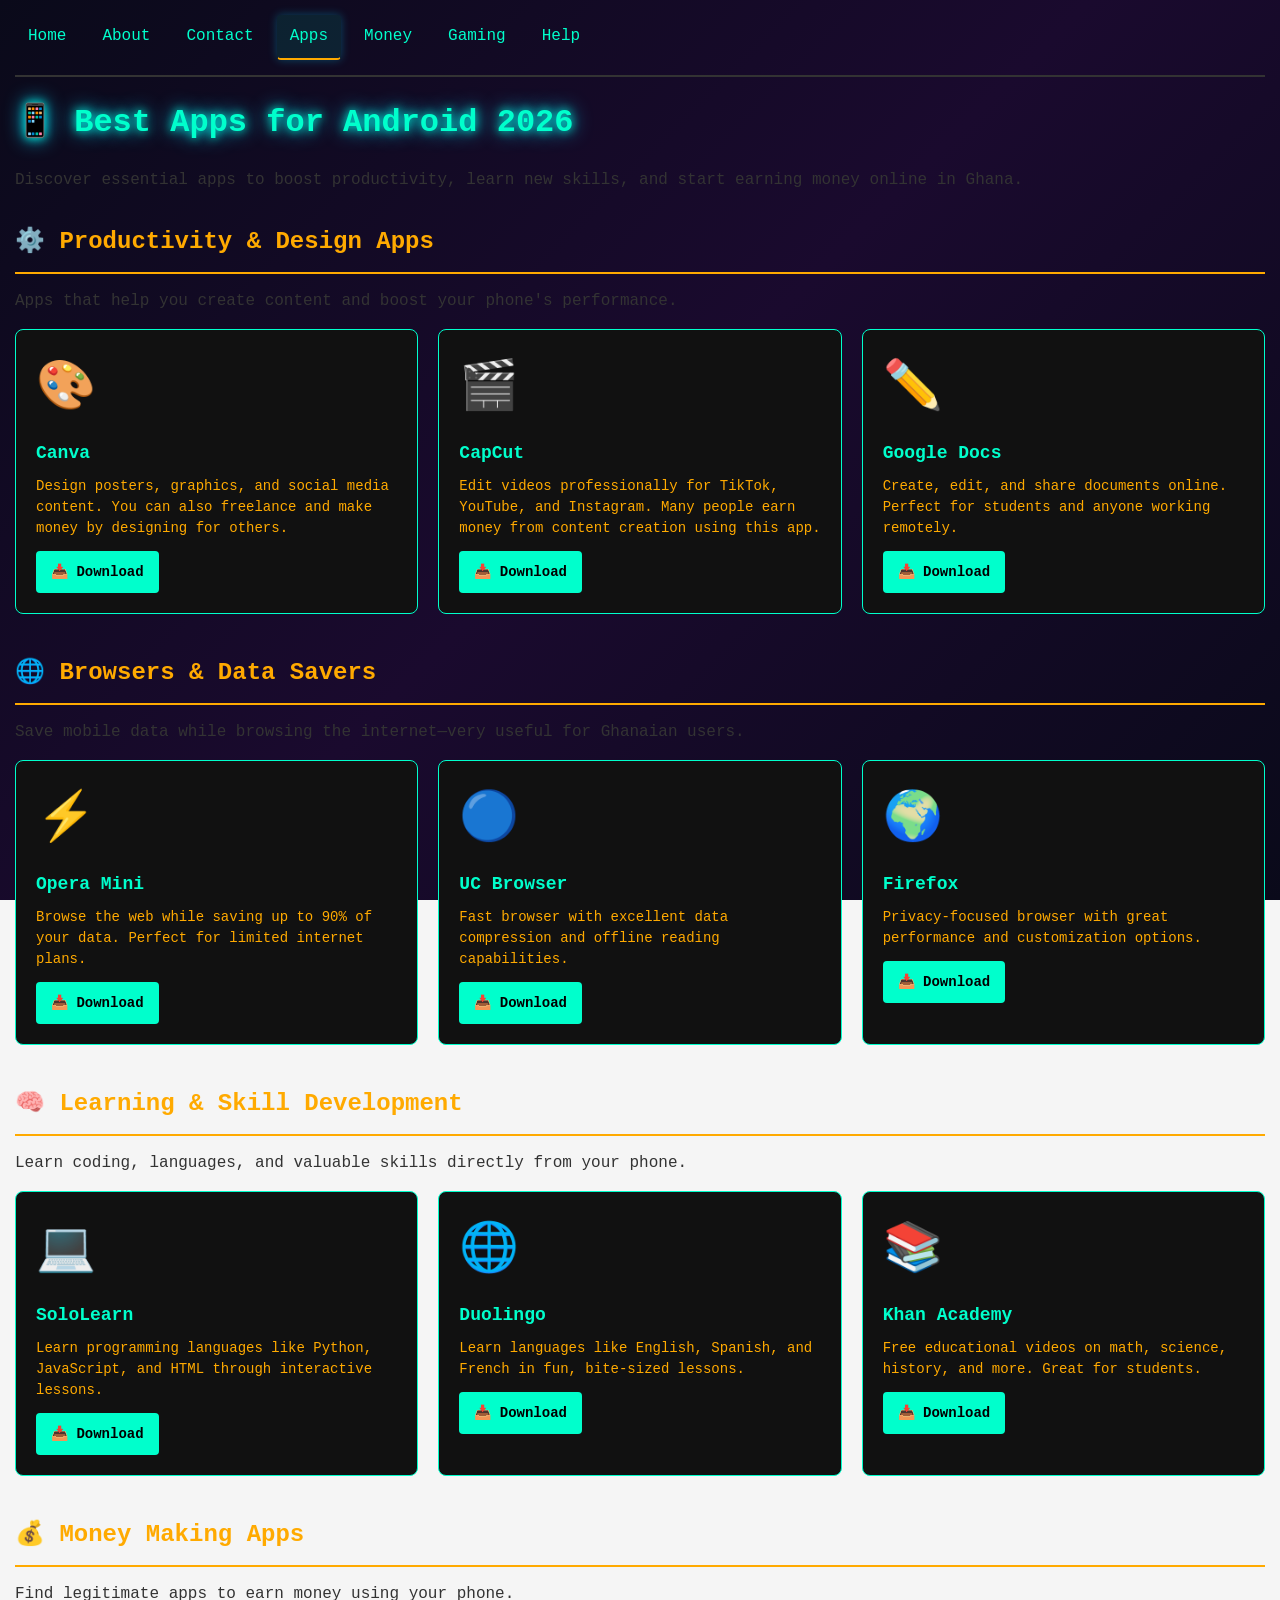
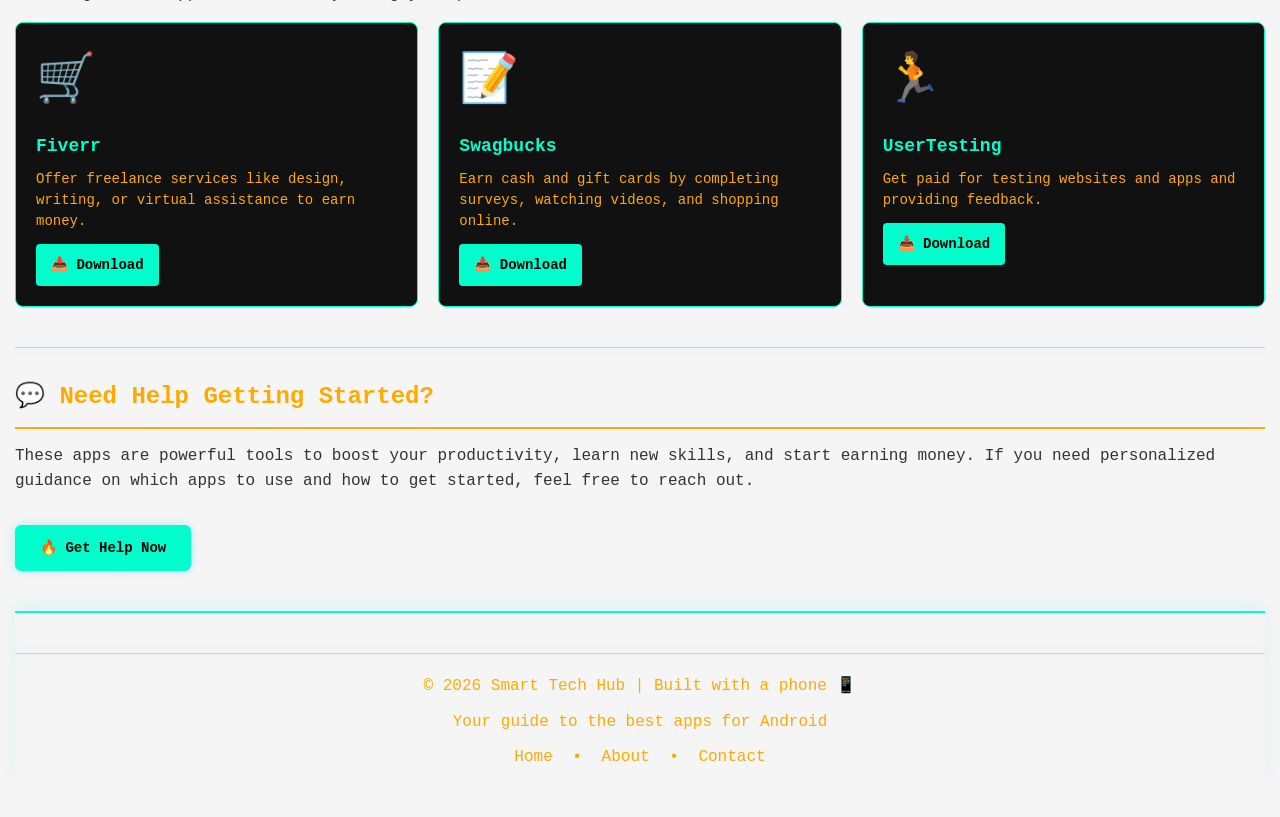
<file: apps.html>
<!DOCTYPE html>
<html lang="en">
<head>
    <meta charset="UTF-8">
    <meta name="viewport" content="width=device-width, initial-scale=1.0">
    <meta name="description" content="Best Android apps for productivity, gaming, learning, and making money online in Ghana.">
    <meta name="theme-color" content="#00ffcc">
    <title>Best Apps - Smart Tech Hub</title>
    <link rel="manifest" href="manifest.json">
    <link rel="stylesheet" href="styles.css">
    
    <style>
        .app-category {
            margin-bottom: 40px;
        }

        .app-cards-grid {
            display: grid;
            grid-template-columns: repeat(auto-fit, minmax(280px, 1fr));
            gap: 20px;
            margin-bottom: 30px;
        }

        .app-card {
            background: #111;
            border: 1px solid #00ffcc;
            padding: 20px;
            border-radius: 8px;
            transition: all 0.3s ease;
        }

        .app-card:hover {
            border-color: #ffaa00;
            transform: translateY(-5px);
            box-shadow: 0 5px 15px rgba(0, 255, 204, 0.2);
        }

        .app-icon {
            font-size: 48px;
            margin-bottom: 12px;
        }

        .app-name {
            font-size: 18px;
            color: #00ffcc;
            font-weight: bold;
            margin-bottom: 8px;
        }

        .app-desc {
            color: #ffaa00;
            font-size: 14px;
            margin-bottom: 12px;
            line-height: 1.5;
        }

        .app-button {
            display: inline-block;
            padding: 10px 15px;
            background: #00ffcc;
            color: #000;
            text-decoration: none;
            border-radius: 4px;
            font-weight: bold;
            font-size: 14px;
            transition: all 0.3s ease;
        }

        .app-button:hover,
        .app-button:focus {
            background-color: #ffaa00;
            outline: 2px solid #00ffcc;
        }

        @media (max-width: 768px) {
            .app-cards-grid {
                grid-template-columns: 1fr;
            }
        }
    </style>
</head>
<body>
    <nav role="navigation" aria-label="Main navigation">
        <a href="index.html">Home</a>
        <a href="about.html">About</a>
        <a href="contact.html">Contact</a>
        <a href="apps.html" aria-current="page">Apps</a>
        <a href="money.html">Money</a>
        <a href="gaming.html">Gaming</a>
        <a href="help.html">Help</a>
    </nav>

    <main role="main">
        <h1>📱 Best Apps for Android 2026</h1>
        <p>Discover essential apps to boost productivity, learn new skills, and start earning money online in Ghana.</p>

        <!-- Productivity Apps -->
        <section class="app-category" aria-labelledby="productivity-heading">
            <h2 id="productivity-heading">⚙️ Productivity & Design Apps</h2>
            <p>Apps that help you create content and boost your phone's performance.</p>
            <div class="app-cards-grid" role="list">
                <div class="app-card" role="listitem">
                    <div class="app-icon">🎨</div>
                    <div class="app-name">Canva</div>
                    <p class="app-desc">Design posters, graphics, and social media content. You can also freelance and make money by designing for others.</p>
                    <a href="https://play.google.com/store/apps/details?id=com.canva.editor" class="app-button" target="_blank" rel="noopener noreferrer">📥 Download</a>
                </div>

                <div class="app-card" role="listitem">
                    <div class="app-icon">🎬</div>
                    <div class="app-name">CapCut</div>
                    <p class="app-desc">Edit videos professionally for TikTok, YouTube, and Instagram. Many people earn money from content creation using this app.</p>
                    <a href="https://play.google.com/store/apps/details?id=com.capcut.videoed" class="app-button" target="_blank" rel="noopener noreferrer">📥 Download</a>
                </div>

                <div class="app-card" role="listitem">
                    <div class="app-icon">✏️</div>
                    <div class="app-name">Google Docs</div>
                    <p class="app-desc">Create, edit, and share documents online. Perfect for students and anyone working remotely.</p>
                    <a href="https://play.google.com/store/apps/details?id=com.google.android.apps.docs.editors.docs" class="app-button" target="_blank" rel="noopener noreferrer">📥 Download</a>
                </div>
            </div>
        </section>

        <!-- Browser & Data Saving -->
        <section class="app-category" aria-labelledby="browser-heading">
            <h2 id="browser-heading">🌐 Browsers & Data Savers</h2>
            <p>Save mobile data while browsing the internet—very useful for Ghanaian users.</p>
            <div class="app-cards-grid" role="list">
                <div class="app-card" role="listitem">
                    <div class="app-icon">⚡</div>
                    <div class="app-name">Opera Mini</div>
                    <p class="app-desc">Browse the web while saving up to 90% of your data. Perfect for limited internet plans.</p>
                    <a href="https://play.google.com/store/apps/details?id=com.opera.mini.native" class="app-button" target="_blank" rel="noopener noreferrer">📥 Download</a>
                </div>

                <div class="app-card" role="listitem">
                    <div class="app-icon">🔵</div>
                    <div class="app-name">UC Browser</div>
                    <p class="app-desc">Fast browser with excellent data compression and offline reading capabilities.</p>
                    <a href="https://play.google.com/store/apps/details?id=com.UCMobile.intl" class="app-button" target="_blank" rel="noopener noreferrer">📥 Download</a>
                </div>

                <div class="app-card" role="listitem">
                    <div class="app-icon">🌍</div>
                    <div class="app-name">Firefox</div>
                    <p class="app-desc">Privacy-focused browser with great performance and customization options.</p>
                    <a href="https://play.google.com/store/apps/details?id=org.mozilla.firefox" class="app-button" target="_blank" rel="noopener noreferrer">📥 Download</a>
                </div>
            </div>
        </section>

        <!-- Learning Apps -->
        <section class="app-category" aria-labelledby="learning-heading">
            <h2 id="learning-heading">🧠 Learning & Skill Development</h2>
            <p>Learn coding, languages, and valuable skills directly from your phone.</p>
            <div class="app-cards-grid" role="list">
                <div class="app-card" role="listitem">
                    <div class="app-icon">💻</div>
                    <div class="app-name">SoloLearn</div>
                    <p class="app-desc">Learn programming languages like Python, JavaScript, and HTML through interactive lessons.</p>
                    <a href="https://play.google.com/store/apps/details?id=com.sololearn.sololearn" class="app-button" target="_blank" rel="noopener noreferrer">📥 Download</a>
                </div>

                <div class="app-card" role="listitem">
                    <div class="app-icon">🌐</div>
                    <div class="app-name">Duolingo</div>
                    <p class="app-desc">Learn languages like English, Spanish, and French in fun, bite-sized lessons.</p>
                    <a href="https://play.google.com/store/apps/details?id=com.duolingo" class="app-button" target="_blank" rel="noopener noreferrer">📥 Download</a>
                </div>

                <div class="app-card" role="listitem">
                    <div class="app-icon">📚</div>
                    <div class="app-name">Khan Academy</div>
                    <p class="app-desc">Free educational videos on math, science, history, and more. Great for students.</p>
                    <a href="https://play.google.com/store/apps/details?id=org.khanacademy.android" class="app-button" target="_blank" rel="noopener noreferrer">📥 Download</a>
                </div>
            </div>
        </section>

        <!-- Money Making Apps -->
        <section class="app-category" aria-labelledby="money-heading">
            <h2 id="money-heading">💰 Money Making Apps</h2>
            <p>Find legitimate apps to earn money using your phone.</p>
            <div class="app-cards-grid" role="list">
                <div class="app-card" role="listitem">
                    <div class="app-icon">🛒</div>
                    <div class="app-name">Fiverr</div>
                    <p class="app-desc">Offer freelance services like design, writing, or virtual assistance to earn money.</p>
                    <a href="https://play.google.com/store/apps/details?id=com.fiverrdev.pro" class="app-button" target="_blank" rel="noopener noreferrer">📥 Download</a>
                </div>

                <div class="app-card" role="listitem">
                    <div class="app-icon">📝</div>
                    <div class="app-name">Swagbucks</div>
                    <p class="app-desc">Earn cash and gift cards by completing surveys, watching videos, and shopping online.</p>
                    <a href="https://play.google.com/store/apps/details?id=com.swagbucks.android" class="app-button" target="_blank" rel="noopener noreferrer">📥 Download</a>
                </div>

                <div class="app-card" role="listitem">
                    <div class="app-icon">🏃</div>
                    <div class="app-name">UserTesting</div>
                    <p class="app-desc">Get paid for testing websites and apps and providing feedback.</p>
                    <a href="https://play.google.com/store/apps/details?id=com.userlytics.usertesting" class="app-button" target="_blank" rel="noopener noreferrer">📥 Download</a>
                </div>
            </div>
        </section>

        <hr>

        <!-- Help Section -->
        <section aria-labelledby="conclusion-heading">
            <h2 id="conclusion-heading">💬 Need Help Getting Started?</h2>
            <p>These apps are powerful tools to boost your productivity, learn new skills, and start earning money. If you need personalized guidance on which apps to use and how to get started, feel free to reach out.</p>
            <a href="help.html" class="btn" style="display: inline-block; padding: 12px 25px; background-color: #00ffcc; color: #000; border-radius: 6px; font-weight: bold; margin-top: 15px;">🔥 Get Help Now</a>
        </section>
    </main>

    <footer role="contentinfo">
        <hr>
        <p>© 2026 Smart Tech Hub | Built with a phone 📱</p>
        <p>Your guide to the best apps for Android</p>
        <p>
            <a href="index.html">Home</a> • 
            <a href="about.html">About</a> • 
            <a href="contact.html">Contact</a>
        </p>
    </footer>
</body>
</html>
</file>
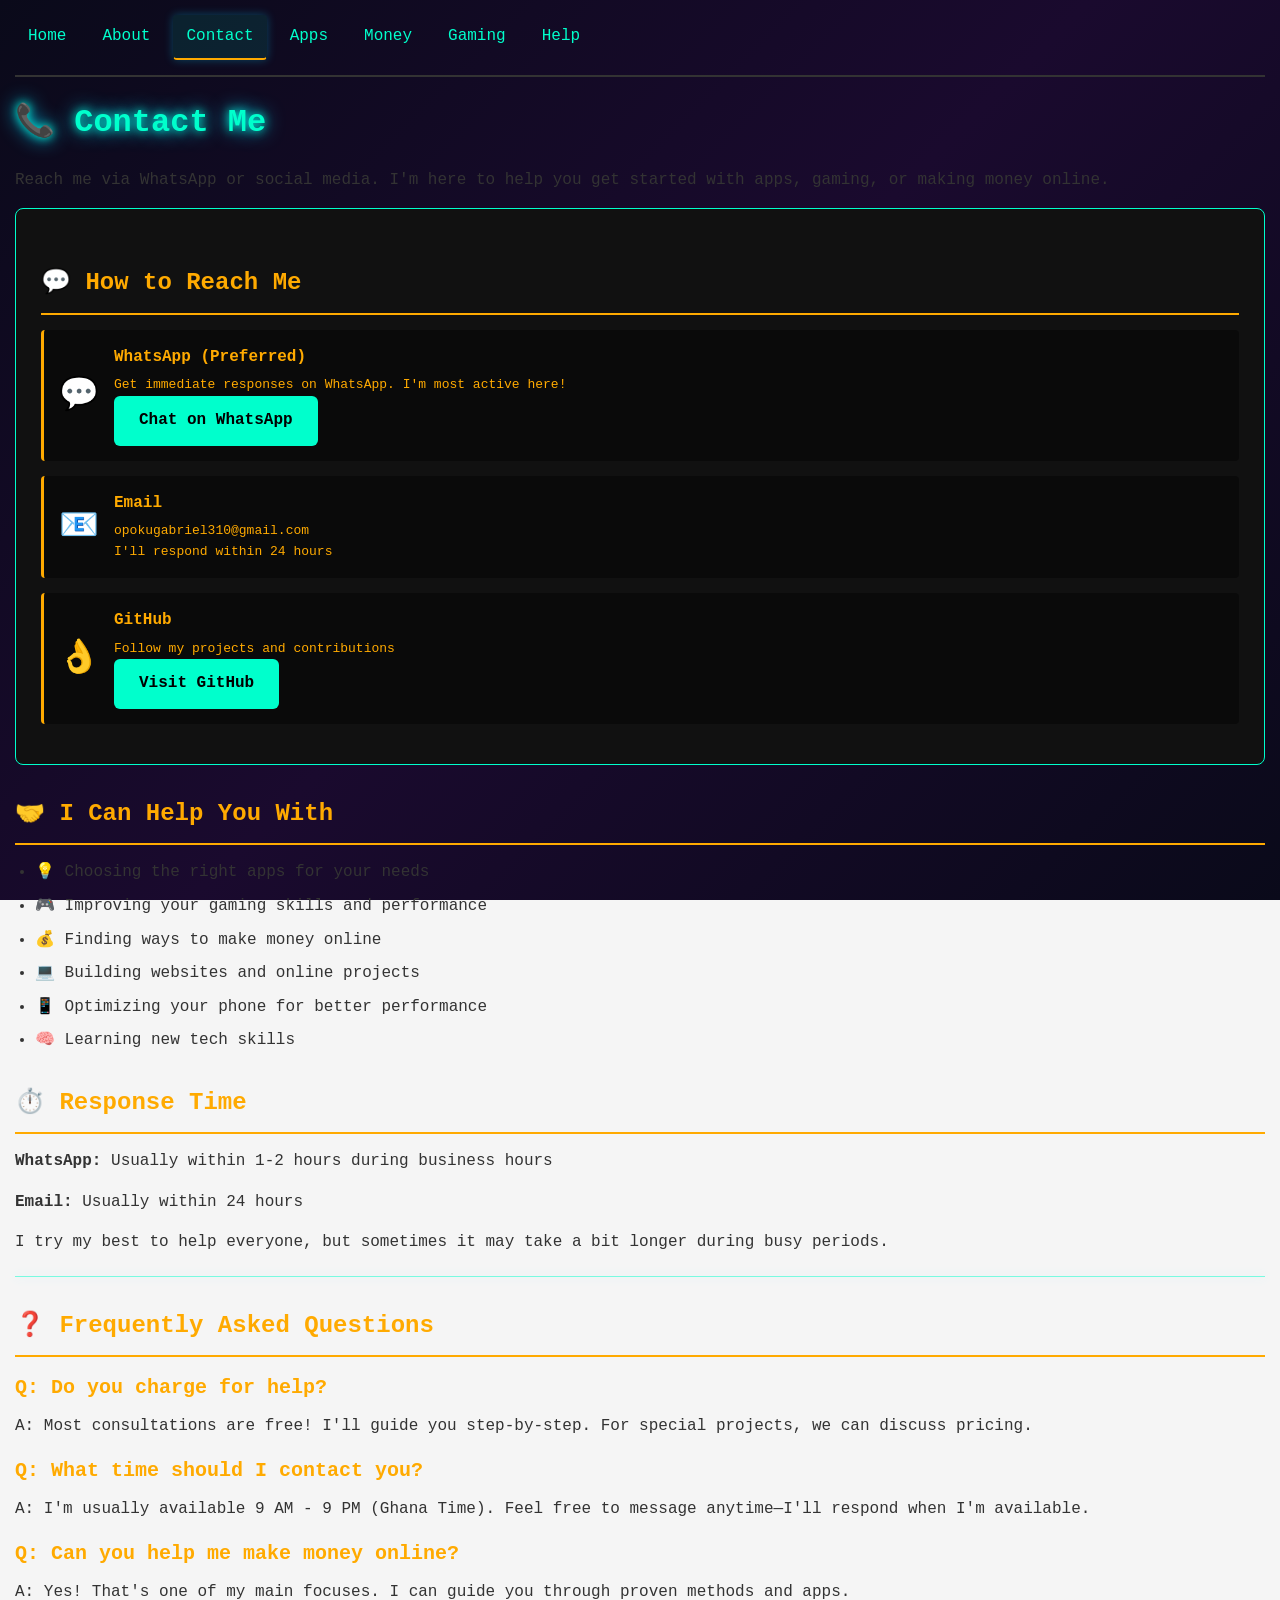
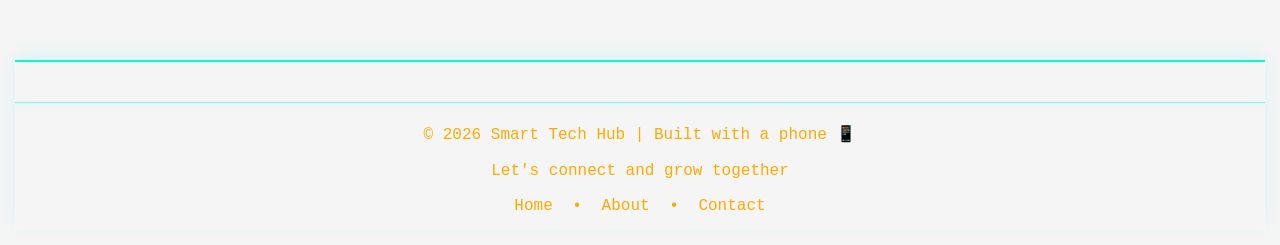
<file: contact.html>
<!DOCTYPE html>
<html lang="en">
<head>
    <meta charset="UTF-8">
    <meta name="viewport" content="width=device-width, initial-scale=1.0">
    <meta name="description" content="Contact Smart Tech Hub - Reach out via WhatsApp or social media for support and guidance.">
    <meta name="theme-color" content="#00ffcc">
    <title>Contact - Smart Tech Hub</title>
    <link rel="manifest" href="manifest.json">
    <link rel="stylesheet" href="styles.css">
    
    <style>
        .contact-section {
            background: #111;
            border: 1px solid #00ffcc;
            border-radius: 8px;
            padding: 25px;
            margin-bottom: 30px;
        }

        .contact-method {
            display: flex;
            align-items: center;
            gap: 15px;
            margin-bottom: 15px;
            padding: 15px;
            background: #0a0a0a;
            border-left: 3px solid #ffaa00;
            border-radius: 4px;
        }

        .contact-icon {
            font-size: 32px;
        }

        .contact-info h3 {
            margin: 0 0 5px 0;
            font-size: 16px;
        }

        .contact-info p {
            margin: 0;
            color: #ffaa00;
            font-size: 13px;
        }

        .contact-button {
            display: inline-block;
            padding: 12px 25px;
            background-color: #00ffcc;
            color: #000;
            text-decoration: none;
            border-radius: 6px;
            font-weight: bold;
            transition: all 0.3s ease;
        }

        .contact-button:hover,
        .contact-button:focus {
            background-color: #ffaa00;
            outline: 2px solid #00ffcc;
        }

        @media (max-width: 768px) {
            .contact-method {
                flex-direction: column;
                align-items: flex-start;
            }
        }
    </style>
</head>
<body>
    <nav role="navigation" aria-label="Main navigation">
        <a href="index.html">Home</a>
        <a href="about.html">About</a>
        <a href="contact.html" aria-current="page">Contact</a>
        <a href="apps.html">Apps</a>
        <a href="money.html">Money</a>
        <a href="gaming.html">Gaming</a>
        <a href="help.html">Help</a>
    </nav>

    <main role="main">
        <h1>📞 Contact Me</h1>
        <p>Reach me via WhatsApp or social media. I'm here to help you get started with apps, gaming, or making money online.</p>

        <section class="contact-section" aria-labelledby="contact-heading">
            <h2 id="contact-heading">💬 How to Reach Me</h2>
            
            <div class="contact-method">
                <div class="contact-icon">💬</div>
                <div class="contact-info">
                    <h3>WhatsApp (Preferred)</h3>
                    <p>Get immediate responses on WhatsApp. I'm most active here!</p>
                    <a href="https://wa.me/233542062721?text=Hi%20I%20saw%20your%20website%20and%20need%20help" class="contact-button" target="_blank" rel="noopener noreferrer">Chat on WhatsApp</a>
                </div>
            </div>

            <div class="contact-method">
                <div class="contact-icon">📧</div>
                <div class="contact-info">
                    <h3>Email</h3>
                    <p>opokugabriel310@gmail.com</p>
                    <p>I'll respond within 24 hours</p>
                </div>
            </div>

            <div class="contact-method">
                <div class="contact-icon">👌</div>
                <div class="contact-info">
                    <h3>GitHub</h3>
                    <p>Follow my projects and contributions</p>
                    <a href="https://github.com/opokugabriel310-oss" class="contact-button" target="_blank" rel="noopener noreferrer">Visit GitHub</a>
                </div>
            </div>
        </section>

        <section aria-labelledby="support-heading">
            <h2 id="support-heading">🤝 I Can Help You With</h2>
            <ul>
                <li>💡 Choosing the right apps for your needs</li>
                <li>🎮 Improving your gaming skills and performance</li>
                <li>💰 Finding ways to make money online</li>
                <li>💻 Building websites and online projects</li>
                <li>📱 Optimizing your phone for better performance</li>
                <li>🧠 Learning new tech skills</li>
            </ul>
        </section>

        <section aria-labelledby="response-heading">
            <h2 id="response-heading">⏱️ Response Time</h2>
            <p><strong>WhatsApp:</strong> Usually within 1-2 hours during business hours</p>
            <p><strong>Email:</strong> Usually within 24 hours</p>
            <p>I try my best to help everyone, but sometimes it may take a bit longer during busy periods.</p>
        </section>

        <hr>

        <section aria-labelledby="faq-heading">
            <h2 id="faq-heading">❓ Frequently Asked Questions</h2>
            <h3>Q: Do you charge for help?</h3>
            <p>A: Most consultations are free! I'll guide you step-by-step. For special projects, we can discuss pricing.</p>
            
            <h3>Q: What time should I contact you?</h3>
            <p>A: I'm usually available 9 AM - 9 PM (Ghana Time). Feel free to message anytime—I'll respond when I'm available.</p>
            
            <h3>Q: Can you help me make money online?</h3>
            <p>A: Yes! That's one of my main focuses. I can guide you through proven methods and apps.</p>
        </section>
    </main>

    <footer role="contentinfo">
        <hr>
        <p>© 2026 Smart Tech Hub | Built with a phone 📱</p>
        <p>Let's connect and grow together</p>
        <p>
            <a href="index.html">Home</a> • 
            <a href="about.html">About</a> • 
            <a href="contact.html">Contact</a>
        </p>
    </footer>
</body>
</html>
</file>
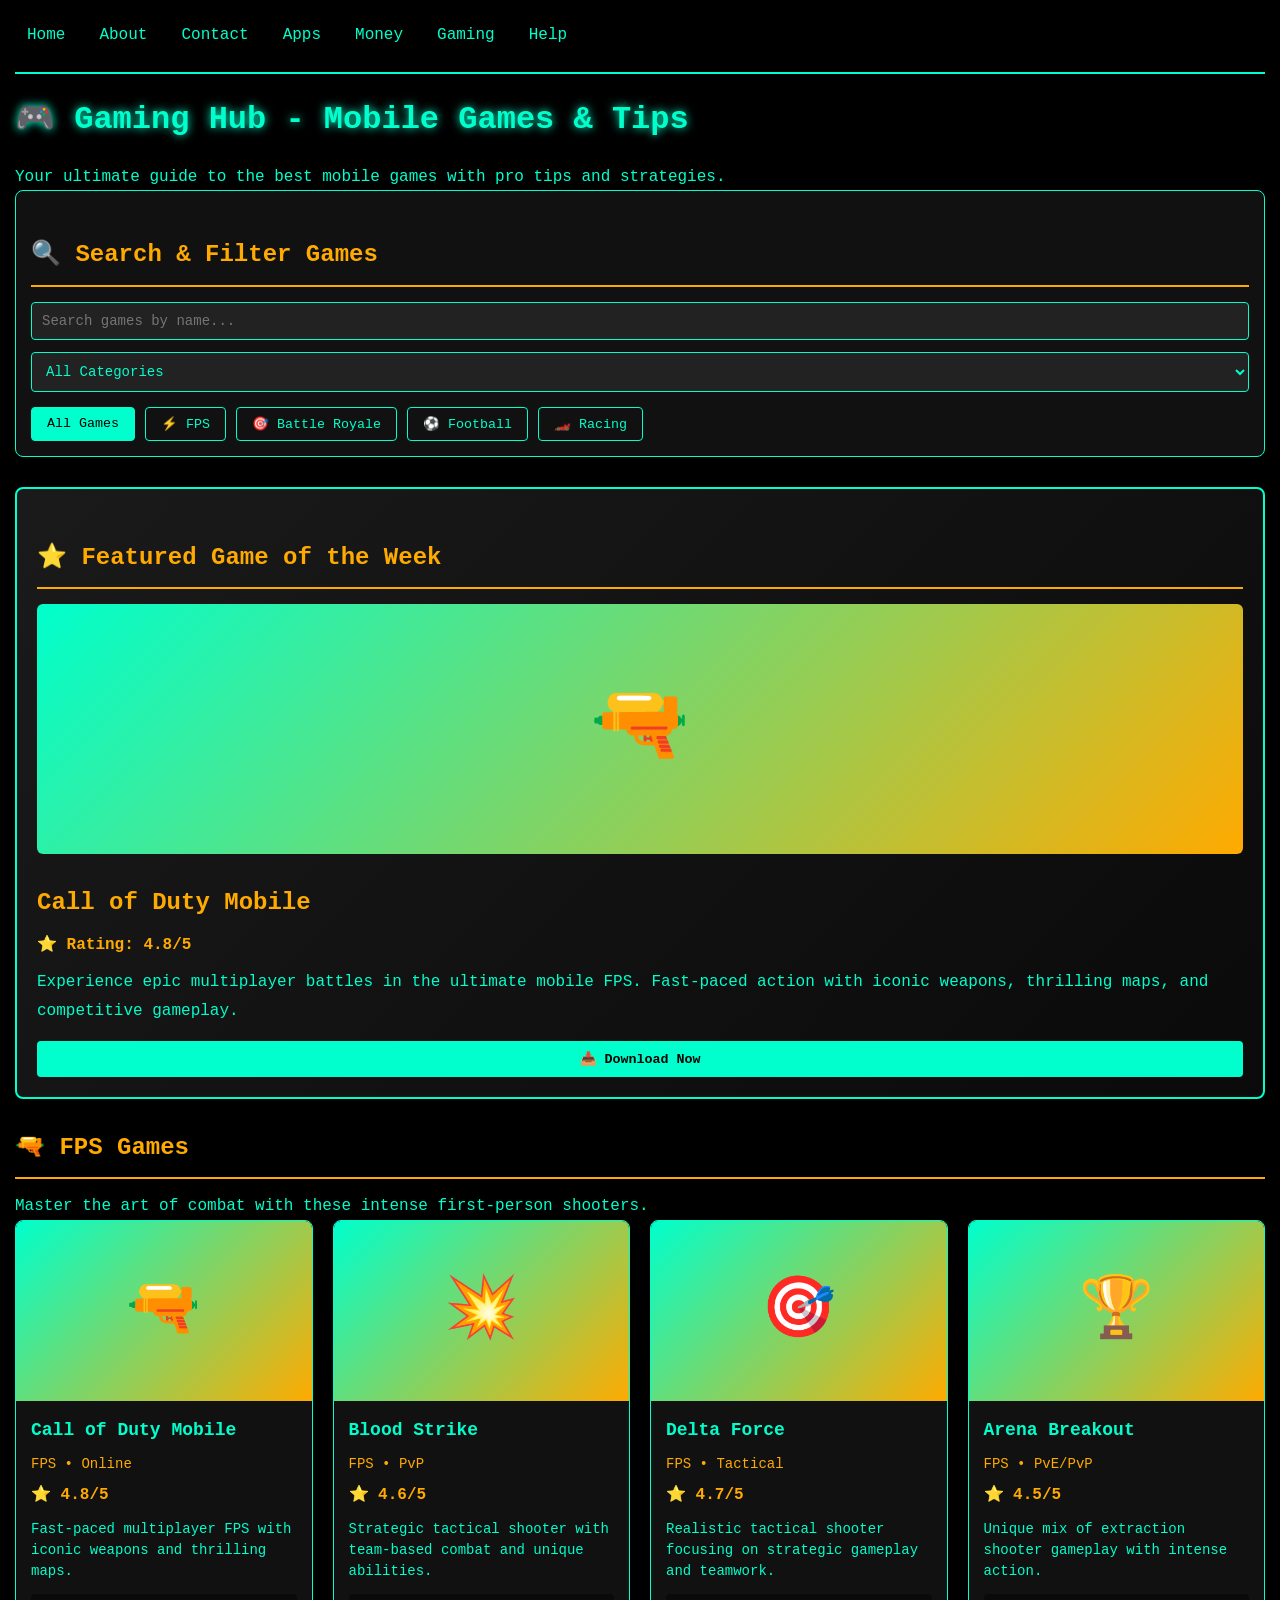
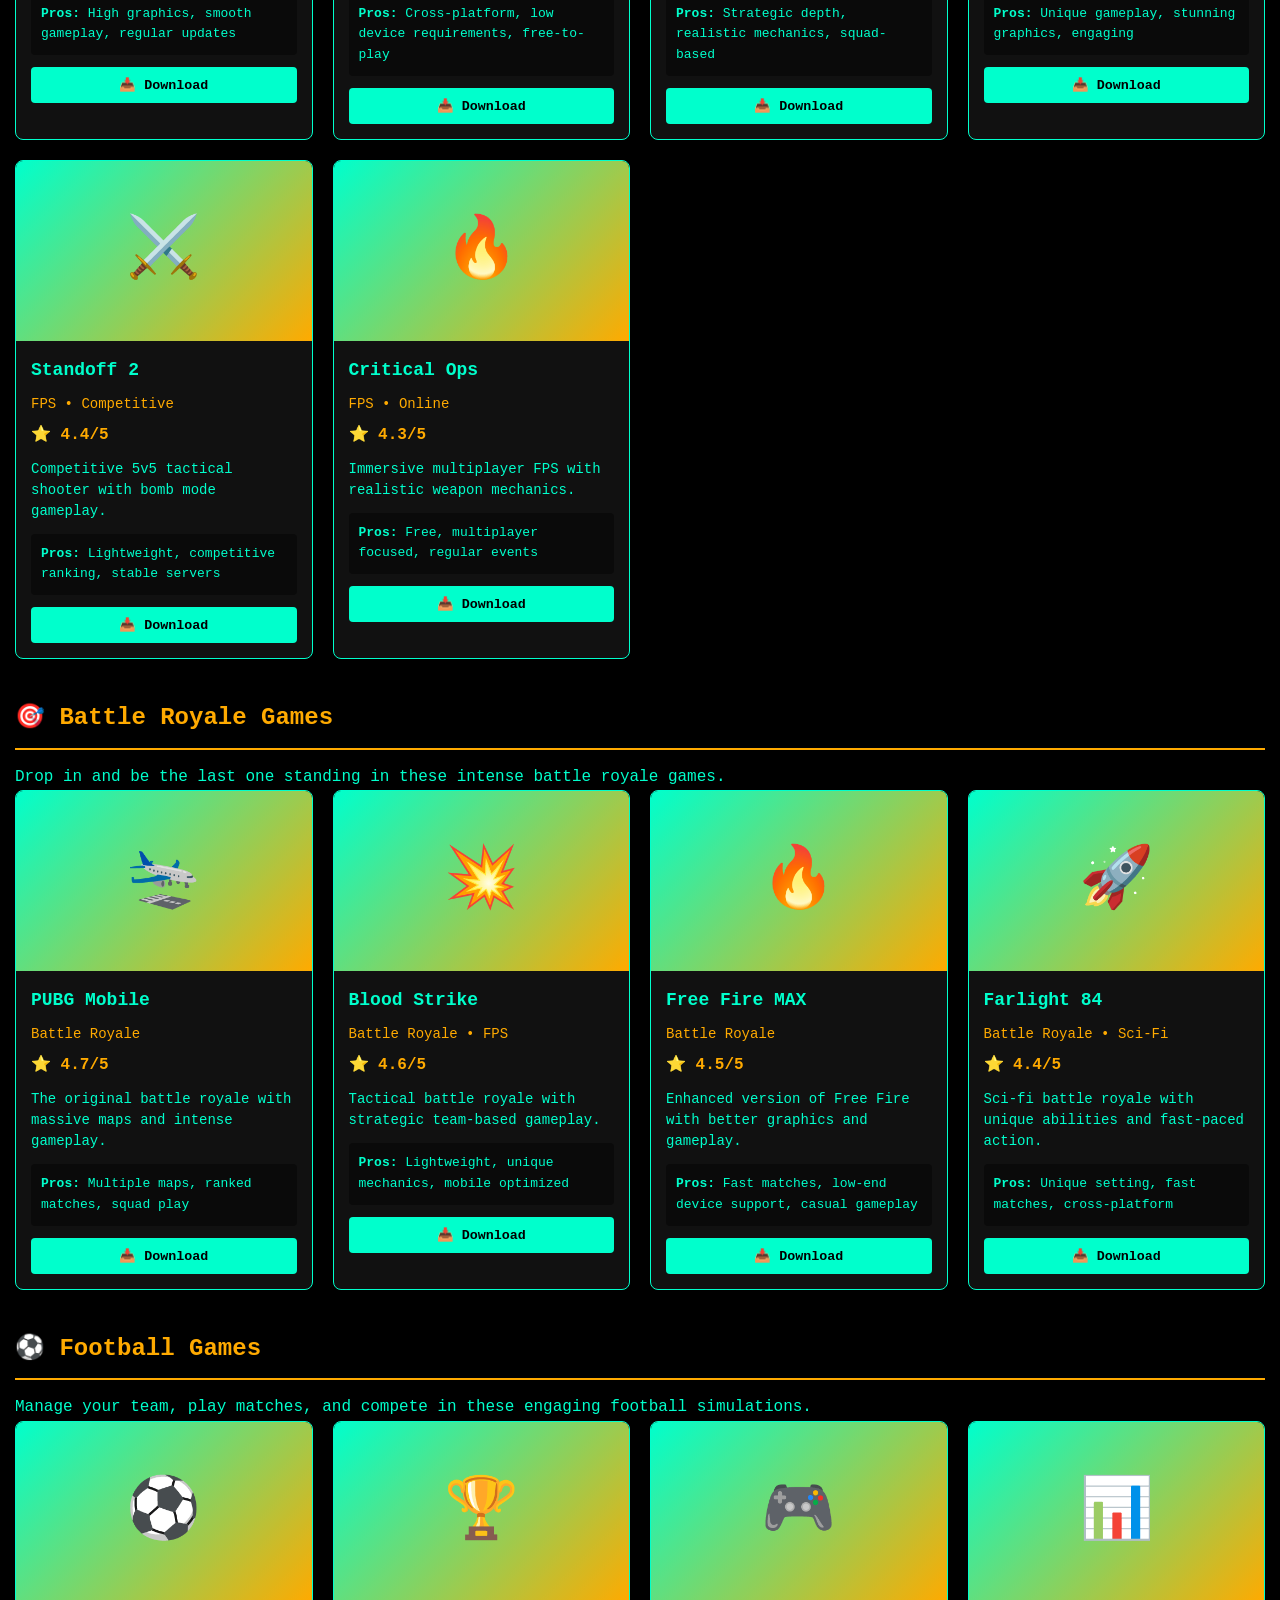
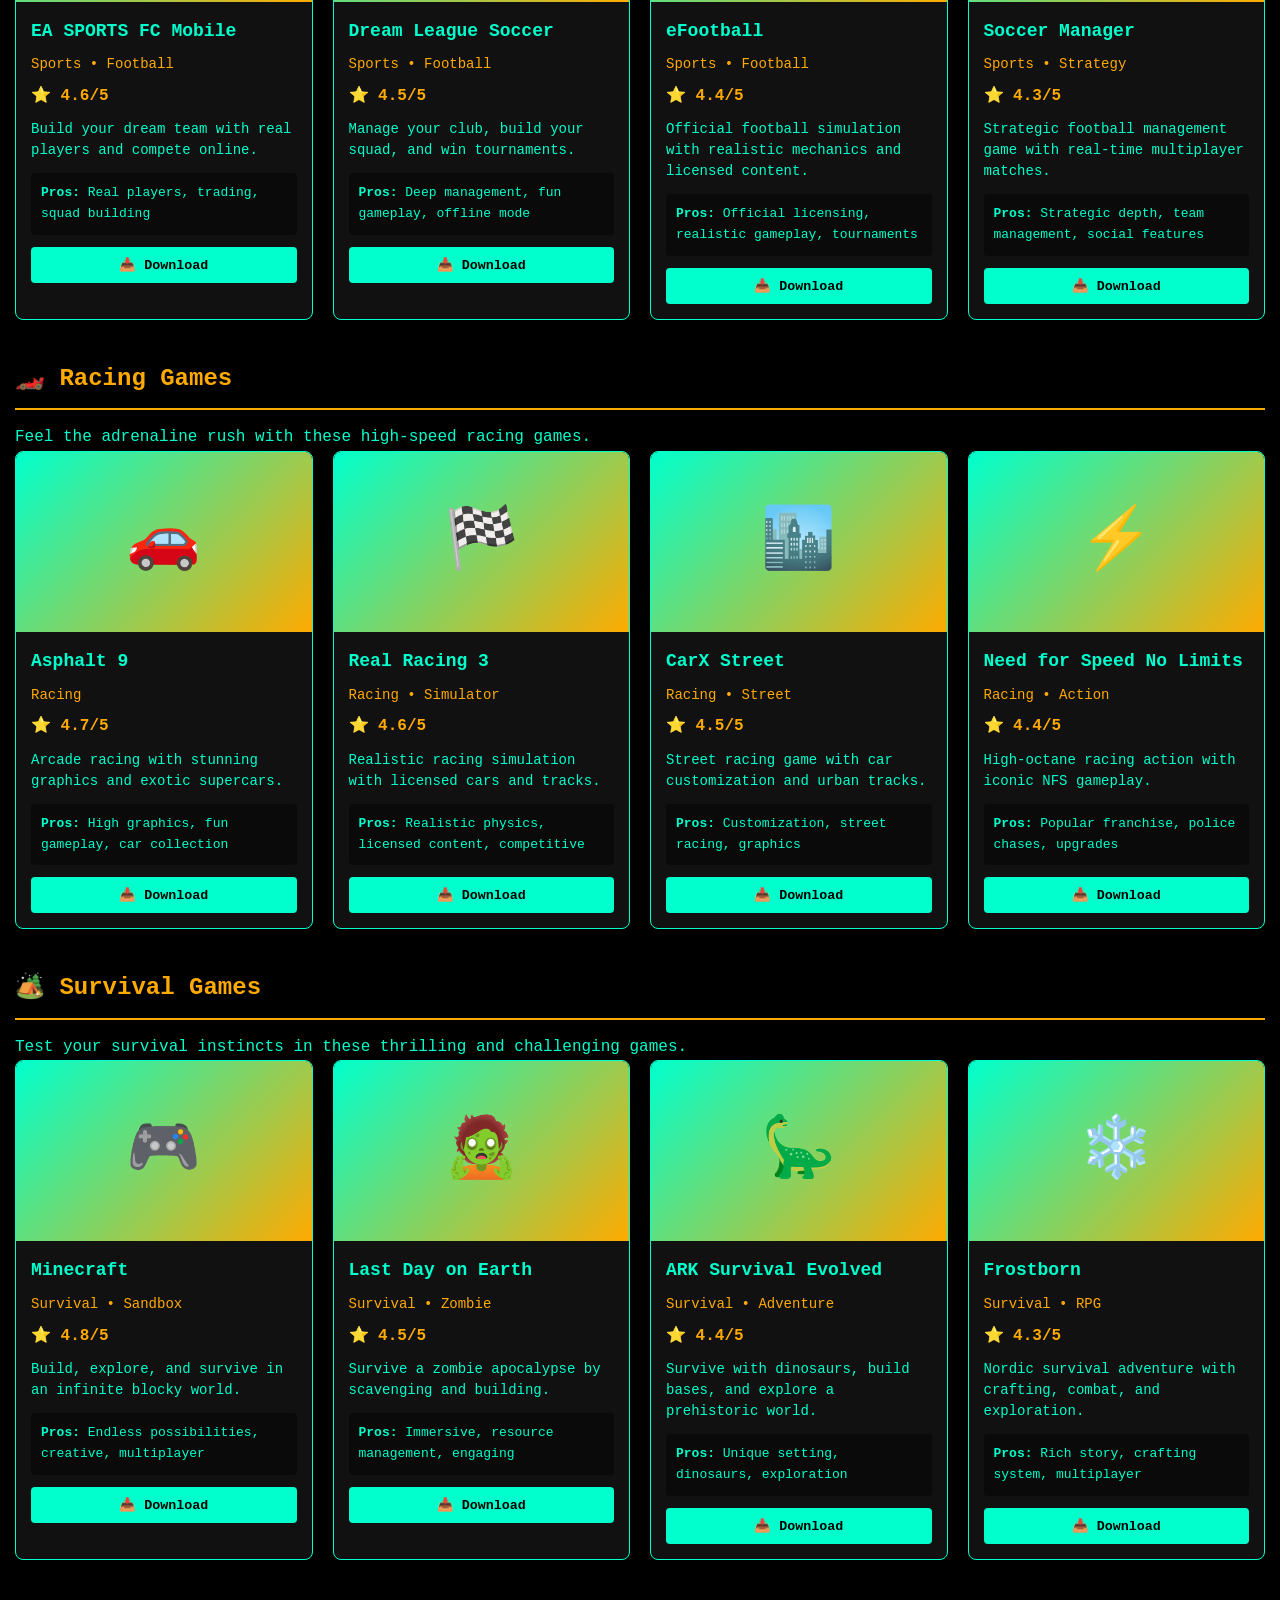
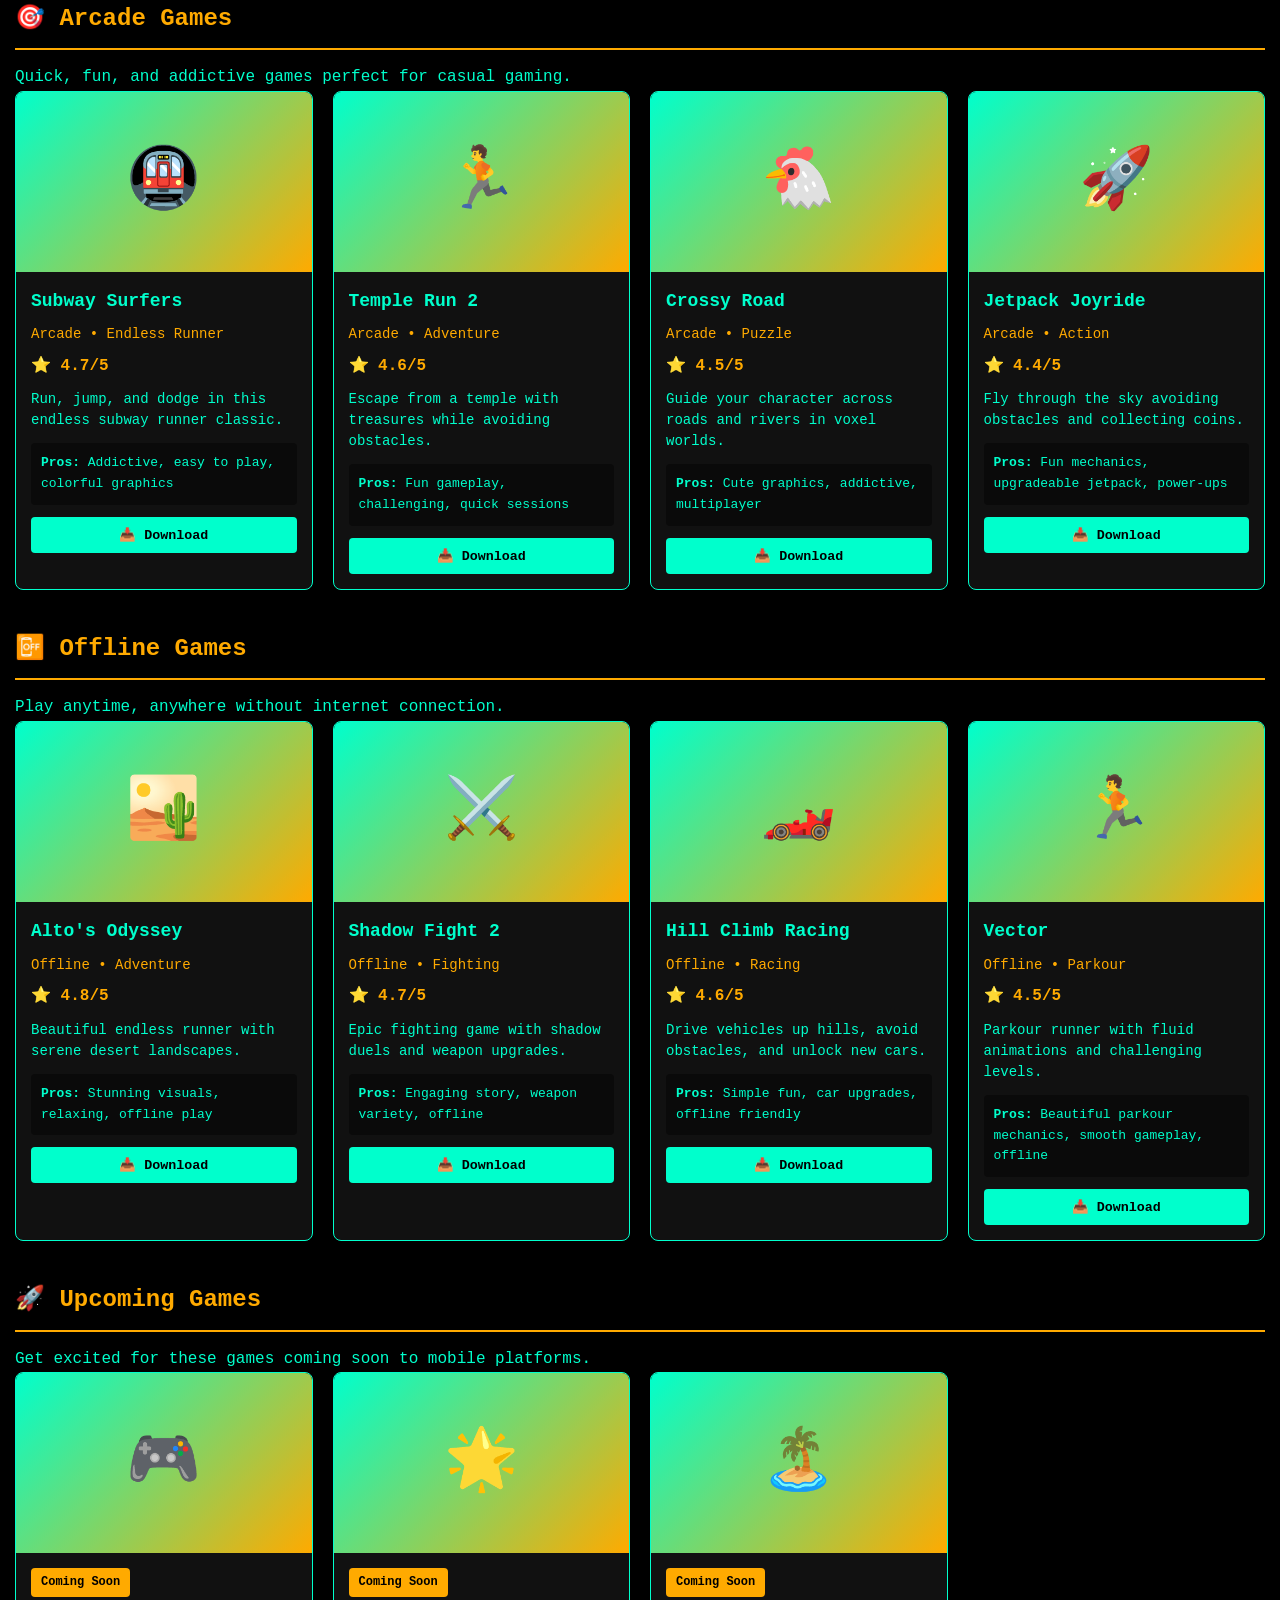
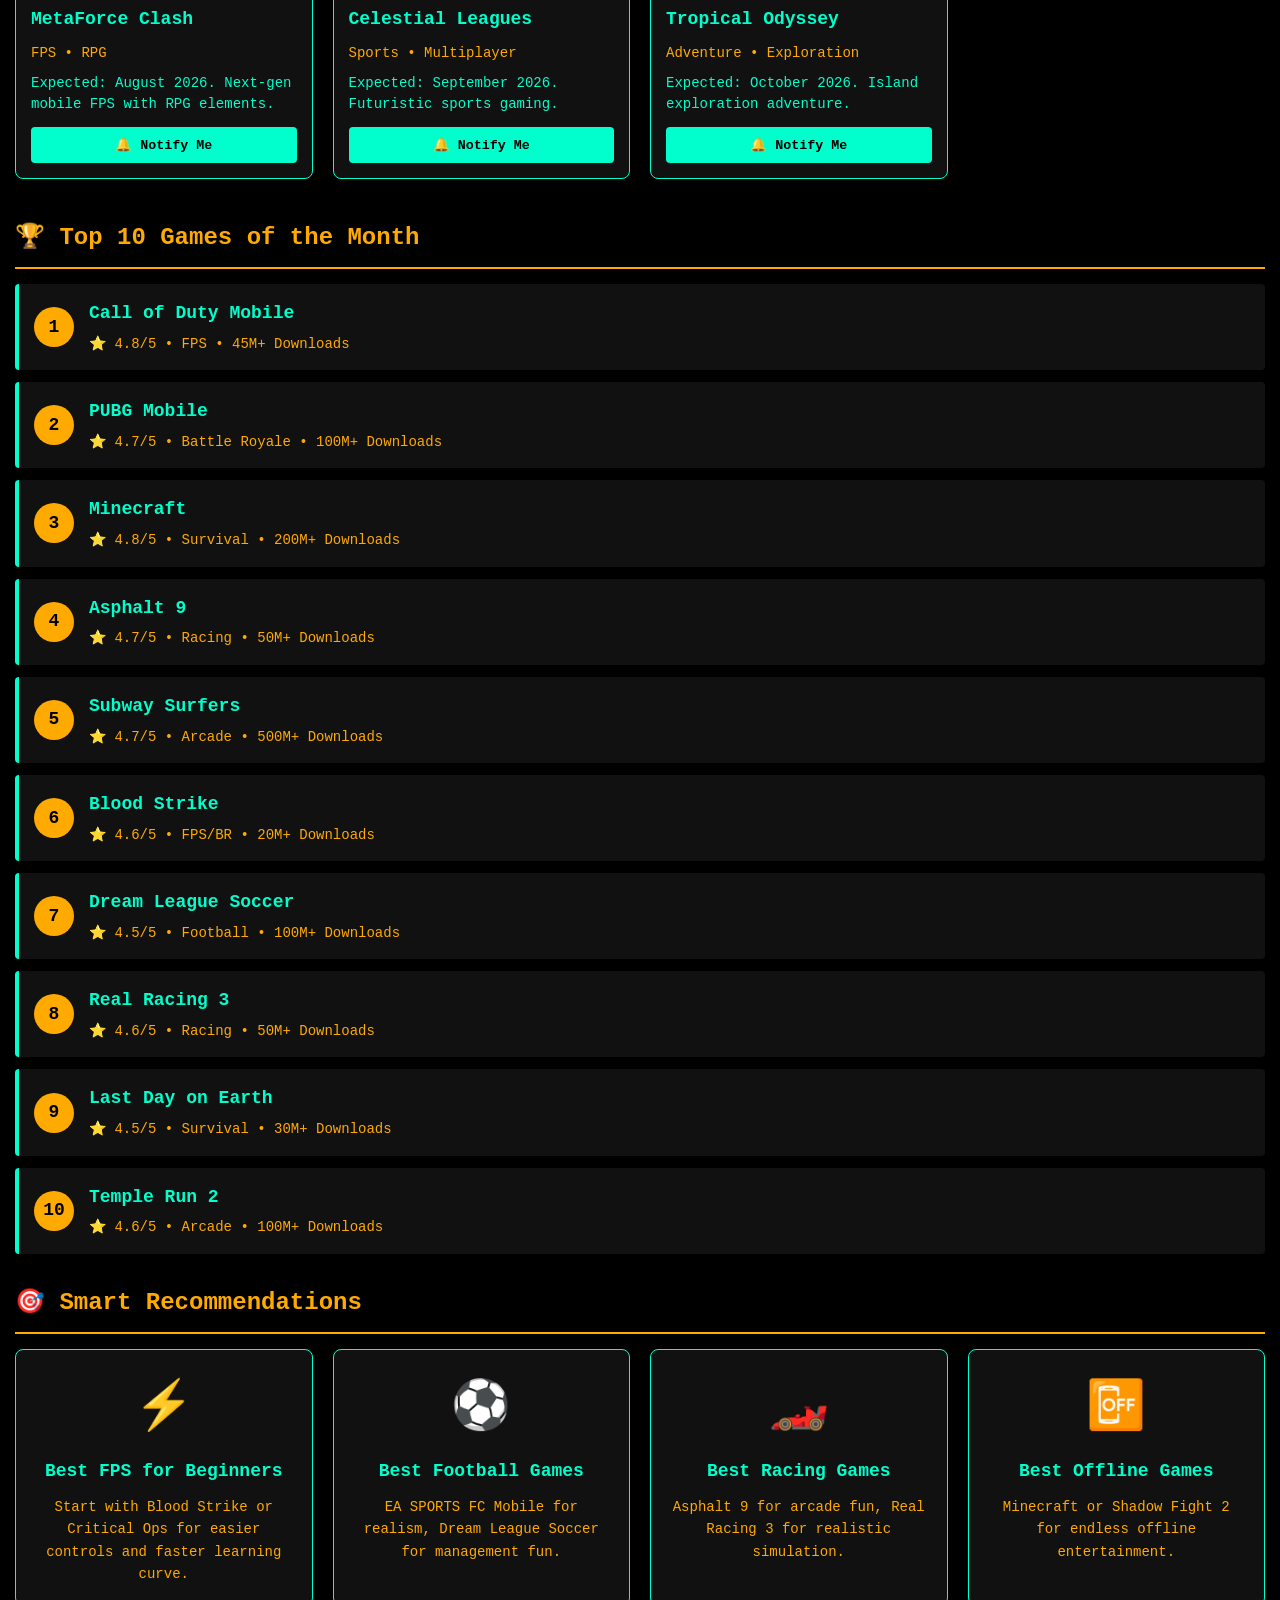
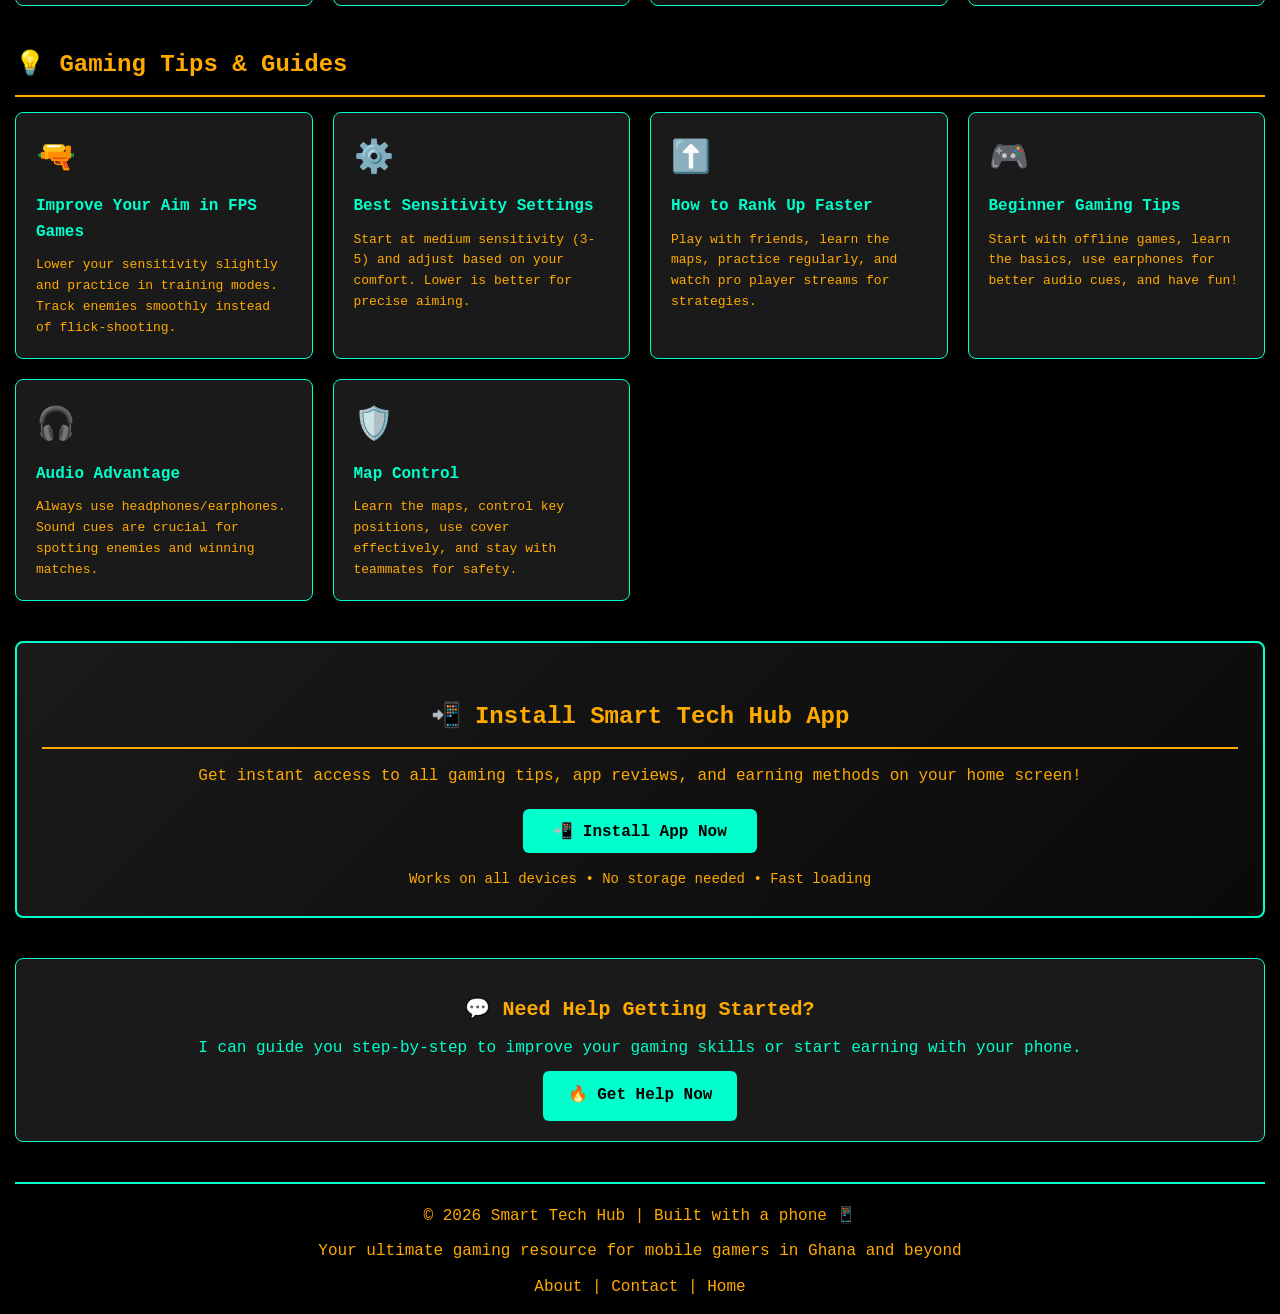
<file: gaming.html>
<!DOCTYPE html>
<html lang="en">
<head>
    <meta charset="UTF-8">
    <meta name="viewport" content="width=device-width, initial-scale=1.0">
    <meta name="description" content="Smart Tech Hub Gaming - FPS, Battle Royale, Football, Racing, Survival & Arcade games with tips and recommendations.">
    <meta name="theme-color" content="#00ffcc">
    <title>Gaming - Smart Tech Hub</title>
    <link rel="manifest" href="manifest.json">
    
    <style>
        * {
            margin: 0;
            padding: 0;
            box-sizing: border-box;
        }

        html {
            scroll-behavior: smooth;
        }

        body {
            background-color: #000;
            color: #00ffcc;
            font-family: monospace;
            padding: 15px;
            font-size: 16px;
            line-height: 1.6;
        }

        /* Navigation */
        nav {
            border-bottom: 2px solid #00ffcc;
            padding-bottom: 15px;
            margin-bottom: 20px;
            display: flex;
            flex-wrap: wrap;
            gap: 10px;
        }

        nav a {
            color: #00ffcc;
            text-decoration: none;
            font-size: 16px;
            padding: 8px 12px;
            border-radius: 4px;
            transition: all 0.3s ease;
        }

        nav a:hover,
        nav a:focus {
            background-color: #00ffcc;
            color: #000;
            outline: none;
        }

        nav a:focus {
            outline: 2px solid #ffaa00;
        }

        /* Typography */
        h1 {
            font-size: 32px;
            color: #00ffcc;
            text-shadow: 0 0 10px #00ffcc;
            margin-bottom: 20px;
        }

        h2 {
            font-size: 24px;
            color: #ffaa00;
            margin-top: 30px;
            margin-bottom: 15px;
            border-bottom: 2px solid #ffaa00;
            padding-bottom: 10px;
        }

        h3 {
            font-size: 20px;
            color: #ffaa00;
            margin-top: 15px;
            margin-bottom: 10px;
        }

        a {
            color: #ffaa00;
            text-decoration: none;
            transition: color 0.3s ease;
        }

        a:hover,
        a:focus {
            color: #00ffcc;
            text-decoration: underline;
        }

        /* Search & Filter */
        .search-section {
            background: #111;
            border: 1px solid #00ffcc;
            padding: 15px;
            border-radius: 8px;
            margin-bottom: 30px;
        }

        .search-container {
            display: flex;
            flex-direction: column;
            gap: 12px;
            margin-bottom: 15px;
        }

        input[type="text"],
        select {
            padding: 10px;
            background-color: #222;
            border: 1px solid #00ffcc;
            color: #00ffcc;
            font-family: monospace;
            font-size: 14px;
            border-radius: 4px;
        }

        input[type="text"]:focus,
        select:focus {
            outline: none;
            border-color: #ffaa00;
            box-shadow: 0 0 10px rgba(0, 255, 204, 0.5);
        }

        .filter-group {
            display: flex;
            flex-wrap: wrap;
            gap: 10px;
        }

        .filter-btn {
            padding: 8px 15px;
            background-color: #111;
            border: 1px solid #00ffcc;
            color: #00ffcc;
            cursor: pointer;
            border-radius: 4px;
            font-family: monospace;
            transition: all 0.3s ease;
        }

        .filter-btn:hover,
        .filter-btn.active {
            background-color: #00ffcc;
            color: #000;
        }

        /* Featured Game */
        .featured-section {
            background: linear-gradient(135deg, #1a1a1a 0%, #0a0a0a 100%);
            border: 2px solid #00ffcc;
            border-radius: 8px;
            padding: 20px;
            margin-bottom: 30px;
            overflow: hidden;
        }

        .featured-content {
            display: flex;
            flex-direction: column;
            gap: 15px;
        }

        .featured-image {
            width: 100%;
            height: 250px;
            background: linear-gradient(135deg, #00ffcc, #ffaa00);
            border-radius: 6px;
            display: flex;
            align-items: center;
            justify-content: center;
            font-size: 80px;
            color: #000;
        }

        .featured-info h3 {
            font-size: 24px;
            margin-bottom: 10px;
        }

        .rating {
            color: #ffaa00;
            font-weight: bold;
            margin: 10px 0;
        }

        .featured-desc {
            color: #00ffcc;
            line-height: 1.8;
            margin-bottom: 15px;
        }

        /* Game Cards Grid */
        .games-grid {
            display: grid;
            grid-template-columns: repeat(auto-fill, minmax(280px, 1fr));
            gap: 20px;
            margin-bottom: 40px;
        }

        .game-card {
            background: #111;
            border: 1px solid #00ffcc;
            border-radius: 8px;
            overflow: hidden;
            transition: all 0.3s ease;
            cursor: pointer;
        }

        .game-card:hover,
        .game-card:focus-within {
            border-color: #ffaa00;
            transform: translateY(-5px);
            box-shadow: 0 5px 20px rgba(0, 255, 204, 0.3);
        }

        .game-image {
            width: 100%;
            height: 180px;
            background: linear-gradient(135deg, #00ffcc, #ffaa00);
            display: flex;
            align-items: center;
            justify-content: center;
            font-size: 60px;
            color: #000;
        }

        .game-info {
            padding: 15px;
        }

        .game-title {
            font-size: 18px;
            color: #00ffcc;
            font-weight: bold;
            margin-bottom: 8px;
        }

        .game-genre {
            color: #ffaa00;
            font-size: 14px;
            margin-bottom: 8px;
        }

        .game-rating {
            color: #ffaa00;
            font-weight: bold;
            margin-bottom: 10px;
        }

        .game-description {
            color: #00ffcc;
            font-size: 14px;
            margin-bottom: 12px;
            line-height: 1.5;
        }

        .game-pros {
            background: #0a0a0a;
            padding: 10px;
            border-radius: 4px;
            margin-bottom: 12px;
            font-size: 13px;
        }

        .game-pros strong {
            color: #00ffcc;
        }

        .download-btn {
            width: 100%;
            padding: 10px;
            background-color: #00ffcc;
            color: #000;
            border: none;
            border-radius: 4px;
            font-weight: bold;
            cursor: pointer;
            font-family: monospace;
            transition: all 0.3s ease;
        }

        .download-btn:hover,
        .download-btn:focus {
            background-color: #ffaa00;
            outline: 2px solid #00ffcc;
        }

        /* Coming Soon Badge */
        .coming-soon-badge {
            display: inline-block;
            background-color: #ffaa00;
            color: #000;
            padding: 5px 10px;
            border-radius: 4px;
            font-size: 12px;
            font-weight: bold;
            margin-bottom: 8px;
        }

        /* Top 10 Games Ranking */
        .top-games-list {
            list-style: none;
        }

        .top-game-item {
            background: #111;
            border-left: 4px solid #00ffcc;
            padding: 15px;
            margin-bottom: 12px;
            border-radius: 4px;
            display: flex;
            align-items: center;
            gap: 15px;
            transition: all 0.3s ease;
        }

        .top-game-item:hover {
            border-left-color: #ffaa00;
            background: #1a1a1a;
        }

        .rank-badge {
            background: #ffaa00;
            color: #000;
            width: 40px;
            height: 40px;
            display: flex;
            align-items: center;
            justify-content: center;
            border-radius: 50%;
            font-weight: bold;
            font-size: 18px;
        }

        .top-game-info {
            flex: 1;
        }

        .top-game-name {
            color: #00ffcc;
            font-size: 18px;
            font-weight: bold;
            margin-bottom: 5px;
        }

        .top-game-meta {
            color: #ffaa00;
            font-size: 14px;
        }

        /* Recommendations */
        .recommendations {
            display: grid;
            grid-template-columns: repeat(auto-fit, minmax(250px, 1fr));
            gap: 20px;
            margin-bottom: 40px;
        }

        .recommendation-card {
            background: #111;
            border: 1px solid #00ffcc;
            border-radius: 8px;
            padding: 20px;
            text-align: center;
            transition: all 0.3s ease;
        }

        .recommendation-card:hover {
            border-color: #ffaa00;
            transform: translateY(-3px);
        }

        .recommendation-icon {
            font-size: 48px;
            margin-bottom: 10px;
        }

        .recommendation-title {
            color: #00ffcc;
            font-size: 18px;
            font-weight: bold;
            margin-bottom: 10px;
        }

        .recommendation-desc {
            color: #ffaa00;
            font-size: 14px;
        }

        /* Tips Section */
        .tips-grid {
            display: grid;
            grid-template-columns: repeat(auto-fit, minmax(260px, 1fr));
            gap: 20px;
            margin-bottom: 40px;
        }

        .tip-card {
            background: #1a1a1a;
            border: 1px solid #00ffcc;
            border-radius: 8px;
            padding: 20px;
            transition: all 0.3s ease;
        }

        .tip-card:hover {
            border-color: #ffaa00;
            box-shadow: 0 0 15px rgba(0, 255, 204, 0.2);
        }

        .tip-icon {
            font-size: 32px;
            margin-bottom: 10px;
        }

        .tip-title {
            color: #00ffcc;
            font-size: 16px;
            font-weight: bold;
            margin-bottom: 10px;
        }

        .tip-content {
            color: #ffaa00;
            font-size: 13px;
            line-height: 1.6;
        }

        /* Install Section */
        .install-section {
            background: linear-gradient(135deg, #1a1a1a 0%, #0a0a0a 100%);
            border: 2px solid #00ffcc;
            border-radius: 8px;
            padding: 25px;
            margin-bottom: 40px;
            text-align: center;
        }

        .install-title {
            font-size: 24px;
            color: #00ffcc;
            margin-bottom: 10px;
        }

        .install-desc {
            color: #ffaa00;
            margin-bottom: 20px;
        }

        .install-btn {
            background-color: #00ffcc;
            color: #000;
            padding: 12px 30px;
            border: none;
            border-radius: 6px;
            font-size: 16px;
            font-weight: bold;
            cursor: pointer;
            font-family: monospace;
            transition: all 0.3s ease;
        }

        .install-btn:hover,
        .install-btn:focus {
            background-color: #ffaa00;
            outline: 2px solid #00ffcc;
        }

        /* Footer */
        footer {
            border-top: 2px solid #00ffcc;
            padding-top: 20px;
            margin-top: 40px;
            text-align: center;
            color: #ffaa00;
        }

        footer p {
            margin-bottom: 10px;
        }

        /* Help CTA */
        .help-cta {
            background: #1a1a1a;
            border: 1px solid #00ffcc;
            border-radius: 8px;
            padding: 20px;
            margin: 30px 0;
            text-align: center;
        }

        .help-cta a {
            display: inline-block;
            background-color: #00ffcc;
            color: #000;
            padding: 12px 25px;
            border-radius: 6px;
            font-weight: bold;
            margin-top: 10px;
            transition: all 0.3s ease;
        }

        .help-cta a:hover,
        .help-cta a:focus {
            background-color: #ffaa00;
        }

        /* Mobile Responsive */
        @media (max-width: 768px) {
            h1 {
                font-size: 24px;
            }

            h2 {
                font-size: 20px;
            }

            body {
                padding: 12px;
                font-size: 14px;
            }

            .games-grid {
                grid-template-columns: 1fr;
            }

            .featured-content {
                flex-direction: column;
            }

            .featured-image {
                height: 200px;
                font-size: 60px;
            }

            .filter-group {
                flex-direction: column;
            }

            .filter-btn {
                width: 100%;
            }

            nav {
                flex-direction: column;
            }

            nav a {
                width: 100%;
                text-align: center;
            }

            .recommendations {
                grid-template-columns: 1fr;
            }

            .tips-grid {
                grid-template-columns: 1fr;
            }
        }

        @media (prefers-reduced-motion: reduce) {
            * {
                animation-duration: 0.01ms !important;
                animation-iteration-count: 1 !important;
                transition-duration: 0.01ms !important;
            }
        }

        /* Print styles */
        @media print {
            nav {
                display: none;
            }

            .search-section {
                display: none;
            }

            .install-section {
                display: none;
            }
        }
    </style>
</head>
<body>
    <nav role="navigation" aria-label="Main navigation">
        <a href="index.html">Home</a>
        <a href="about.html">About</a>
        <a href="contact.html">Contact</a>
        <a href="apps.html">Apps</a>
        <a href="money.html">Money</a>
        <a href="gaming.html" aria-current="page">Gaming</a>
        <a href="help.html">Help</a>
    </nav>

    <main role="main">
        <h1>🎮 Gaming Hub - Mobile Games & Tips</h1>
        <p>Your ultimate guide to the best mobile games with pro tips and strategies.</p>

        <!-- Search & Filter Section -->
        <section class="search-section" aria-labelledby="search-heading">
            <h2 id="search-heading">🔍 Search & Filter Games</h2>
            <div class="search-container">
                <input type="text" id="gameSearch" placeholder="Search games by name..." aria-label="Search games">
                <select id="categoryFilter" aria-label="Filter by category">
                    <option value="">All Categories</option>
                    <option value="fps">FPS Games</option>
                    <option value="battle-royale">Battle Royale</option>
                    <option value="football">Football</option>
                    <option value="racing">Racing</option>
                    <option value="survival">Survival</option>
                    <option value="arcade">Arcade</option>
                    <option value="offline">Offline Games</option>
                </select>
            </div>
            <div class="filter-group" role="group" aria-label="Quick category filters">
                <button class="filter-btn active" data-filter="">All Games</button>
                <button class="filter-btn" data-filter="fps">⚡ FPS</button>
                <button class="filter-btn" data-filter="battle-royale">🎯 Battle Royale</button>
                <button class="filter-btn" data-filter="football">⚽ Football</button>
                <button class="filter-btn" data-filter="racing">🏎️ Racing</button>
            </div>
        </section>

        <!-- Featured Game of the Week -->
        <section class="featured-section" aria-labelledby="featured-heading">
            <h2 id="featured-heading">⭐ Featured Game of the Week</h2>
            <div class="featured-content">
                <div class="featured-image" role="img" aria-label="Call of Duty Mobile game cover">🔫</div>
                <div class="featured-info">
                    <h3>Call of Duty Mobile</h3>
                    <div class="rating">⭐ Rating: 4.8/5</div>
                    <p class="featured-desc">Experience epic multiplayer battles in the ultimate mobile FPS. Fast-paced action with iconic weapons, thrilling maps, and competitive gameplay.</p>
                    <button class="download-btn" aria-label="Download Call of Duty Mobile from Play Store">📥 Download Now</button>
                </div>
            </div>
        </section>

        <!-- FPS Games Section -->
        <section aria-labelledby="fps-heading">
            <h2 id="fps-heading">🔫 FPS Games</h2>
            <p>Master the art of combat with these intense first-person shooters.</p>
            <div class="games-grid" role="list">
                <!-- Game 1: Call of Duty Mobile -->
                <article class="game-card" role="listitem">
                    <div class="game-image" role="img" aria-label="Call of Duty Mobile">🔫</div>
                    <div class="game-info">
                        <div class="game-title">Call of Duty Mobile</div>
                        <div class="game-genre">FPS • Online</div>
                        <div class="game-rating">⭐ 4.8/5</div>
                        <div class="game-description">Fast-paced multiplayer FPS with iconic weapons and thrilling maps.</div>
                        <div class="game-pros">
                            <strong>Pros:</strong> High graphics, smooth gameplay, regular updates
                        </div>
                        <button class="download-btn" aria-label="Download Call of Duty Mobile">📥 Download</button>
                    </div>
                </article>

                <!-- Game 2: Blood Strike -->
                <article class="game-card" role="listitem">
                    <div class="game-image" role="img" aria-label="Blood Strike">💥</div>
                    <div class="game-info">
                        <div class="game-title">Blood Strike</div>
                        <div class="game-genre">FPS • PvP</div>
                        <div class="game-rating">⭐ 4.6/5</div>
                        <div class="game-description">Strategic tactical shooter with team-based combat and unique abilities.</div>
                        <div class="game-pros">
                            <strong>Pros:</strong> Cross-platform, low device requirements, free-to-play
                        </div>
                        <button class="download-btn" aria-label="Download Blood Strike">📥 Download</button>
                    </div>
                </article>

                <!-- Game 3: Delta Force -->
                <article class="game-card" role="listitem">
                    <div class="game-image" role="img" aria-label="Delta Force">🎯</div>
                    <div class="game-info">
                        <div class="game-title">Delta Force</div>
                        <div class="game-genre">FPS • Tactical</div>
                        <div class="game-rating">⭐ 4.7/5</div>
                        <div class="game-description">Realistic tactical shooter focusing on strategic gameplay and teamwork.</div>
                        <div class="game-pros">
                            <strong>Pros:</strong> Strategic depth, realistic mechanics, squad-based
                        </div>
                        <button class="download-btn" aria-label="Download Delta Force">📥 Download</button>
                    </div>
                </article>

                <!-- Game 4: Arena Breakout -->
                <article class="game-card" role="listitem">
                    <div class="game-image" role="img" aria-label="Arena Breakout">🏆</div>
                    <div class="game-info">
                        <div class="game-title">Arena Breakout</div>
                        <div class="game-genre">FPS • PvE/PvP</div>
                        <div class="game-rating">⭐ 4.5/5</div>
                        <div class="game-description">Unique mix of extraction shooter gameplay with intense action.</div>
                        <div class="game-pros">
                            <strong>Pros:</strong> Unique gameplay, stunning graphics, engaging
                        </div>
                        <button class="download-btn" aria-label="Download Arena Breakout">📥 Download</button>
                    </div>
                </article>

                <!-- Game 5: Standoff 2 -->
                <article class="game-card" role="listitem">
                    <div class="game-image" role="img" aria-label="Standoff 2">⚔️</div>
                    <div class="game-info">
                        <div class="game-title">Standoff 2</div>
                        <div class="game-genre">FPS • Competitive</div>
                        <div class="game-rating">⭐ 4.4/5</div>
                        <div class="game-description">Competitive 5v5 tactical shooter with bomb mode gameplay.</div>
                        <div class="game-pros">
                            <strong>Pros:</strong> Lightweight, competitive ranking, stable servers
                        </div>
                        <button class="download-btn" aria-label="Download Standoff 2">📥 Download</button>
                    </div>
                </article>

                <!-- Game 6: Critical Ops -->
                <article class="game-card" role="listitem">
                    <div class="game-image" role="img" aria-label="Critical Ops">🔥</div>
                    <div class="game-info">
                        <div class="game-title">Critical Ops</div>
                        <div class="game-genre">FPS • Online</div>
                        <div class="game-rating">⭐ 4.3/5</div>
                        <div class="game-description">Immersive multiplayer FPS with realistic weapon mechanics.</div>
                        <div class="game-pros">
                            <strong>Pros:</strong> Free, multiplayer focused, regular events
                        </div>
                        <button class="download-btn" aria-label="Download Critical Ops">📥 Download</button>
                    </div>
                </article>
            </div>
        </section>

        <!-- Battle Royale Section -->
        <section aria-labelledby="br-heading">
            <h2 id="br-heading">🎯 Battle Royale Games</h2>
            <p>Drop in and be the last one standing in these intense battle royale games.</p>
            <div class="games-grid" role="list">
                <!-- Game 1: PUBG Mobile -->
                <article class="game-card" role="listitem">
                    <div class="game-image" role="img" aria-label="PUBG Mobile">🛬</div>
                    <div class="game-info">
                        <div class="game-title">PUBG Mobile</div>
                        <div class="game-genre">Battle Royale</div>
                        <div class="game-rating">⭐ 4.7/5</div>
                        <div class="game-description">The original battle royale with massive maps and intense gameplay.</div>
                        <div class="game-pros">
                            <strong>Pros:</strong> Multiple maps, ranked matches, squad play
                        </div>
                        <button class="download-btn" aria-label="Download PUBG Mobile">📥 Download</button>
                    </div>
                </article>

                <!-- Game 2: Blood Strike -->
                <article class="game-card" role="listitem">
                    <div class="game-image" role="img" aria-label="Blood Strike Battle Royale">💥</div>
                    <div class="game-info">
                        <div class="game-title">Blood Strike</div>
                        <div class="game-genre">Battle Royale • FPS</div>
                        <div class="game-rating">⭐ 4.6/5</div>
                        <div class="game-description">Tactical battle royale with strategic team-based gameplay.</div>
                        <div class="game-pros">
                            <strong>Pros:</strong> Lightweight, unique mechanics, mobile optimized
                        </div>
                        <button class="download-btn" aria-label="Download Blood Strike">📥 Download</button>
                    </div>
                </article>

                <!-- Game 3: Free Fire MAX -->
                <article class="game-card" role="listitem">
                    <div class="game-image" role="img" aria-label="Free Fire MAX">🔥</div>
                    <div class="game-info">
                        <div class="game-title">Free Fire MAX</div>
                        <div class="game-genre">Battle Royale</div>
                        <div class="game-rating">⭐ 4.5/5</div>
                        <div class="game-description">Enhanced version of Free Fire with better graphics and gameplay.</div>
                        <div class="game-pros">
                            <strong>Pros:</strong> Fast matches, low-end device support, casual gameplay
                        </div>
                        <button class="download-btn" aria-label="Download Free Fire MAX">📥 Download</button>
                    </div>
                </article>

                <!-- Game 4: Farlight 84 -->
                <article class="game-card" role="listitem">
                    <div class="game-image" role="img" aria-label="Farlight 84">🚀</div>
                    <div class="game-info">
                        <div class="game-title">Farlight 84</div>
                        <div class="game-genre">Battle Royale • Sci-Fi</div>
                        <div class="game-rating">⭐ 4.4/5</div>
                        <div class="game-description">Sci-fi battle royale with unique abilities and fast-paced action.</div>
                        <div class="game-pros">
                            <strong>Pros:</strong> Unique setting, fast matches, cross-platform
                        </div>
                        <button class="download-btn" aria-label="Download Farlight 84">📥 Download</button>
                    </div>
                </article>
            </div>
        </section>

        <!-- Football Games Section -->
        <section aria-labelledby="football-heading">
            <h2 id="football-heading">⚽ Football Games</h2>
            <p>Manage your team, play matches, and compete in these engaging football simulations.</p>
            <div class="games-grid" role="list">
                <!-- Game 1: EA SPORTS FC Mobile -->
                <article class="game-card" role="listitem">
                    <div class="game-image" role="img" aria-label="EA SPORTS FC Mobile">⚽</div>
                    <div class="game-info">
                        <div class="game-title">EA SPORTS FC Mobile</div>
                        <div class="game-genre">Sports • Football</div>
                        <div class="game-rating">⭐ 4.6/5</div>
                        <div class="game-description">Build your dream team with real players and compete online.</div>
                        <div class="game-pros">
                            <strong>Pros:</strong> Real players, trading, squad building
                        </div>
                        <button class="download-btn" aria-label="Download EA SPORTS FC Mobile">📥 Download</button>
                    </div>
                </article>

                <!-- Game 2: Dream League Soccer -->
                <article class="game-card" role="listitem">
                    <div class="game-image" role="img" aria-label="Dream League Soccer">🏆</div>
                    <div class="game-info">
                        <div class="game-title">Dream League Soccer</div>
                        <div class="game-genre">Sports • Football</div>
                        <div class="game-rating">⭐ 4.5/5</div>
                        <div class="game-description">Manage your club, build your squad, and win tournaments.</div>
                        <div class="game-pros">
                            <strong>Pros:</strong> Deep management, fun gameplay, offline mode
                        </div>
                        <button class="download-btn" aria-label="Download Dream League Soccer">📥 Download</button>
                    </div>
                </article>

                <!-- Game 3: eFootball -->
                <article class="game-card" role="listitem">
                    <div class="game-image" role="img" aria-label="eFootball">🎮</div>
                    <div class="game-info">
                        <div class="game-title">eFootball</div>
                        <div class="game-genre">Sports • Football</div>
                        <div class="game-rating">⭐ 4.4/5</div>
                        <div class="game-description">Official football simulation with realistic mechanics and licensed content.</div>
                        <div class="game-pros">
                            <strong>Pros:</strong> Official licensing, realistic gameplay, tournaments
                        </div>
                        <button class="download-btn" aria-label="Download eFootball">📥 Download</button>
                    </div>
                </article>

                <!-- Game 4: Soccer Manager -->
                <article class="game-card" role="listitem">
                    <div class="game-image" role="img" aria-label="Soccer Manager">📊</div>
                    <div class="game-info">
                        <div class="game-title">Soccer Manager</div>
                        <div class="game-genre">Sports • Strategy</div>
                        <div class="game-rating">⭐ 4.3/5</div>
                        <div class="game-description">Strategic football management game with real-time multiplayer matches.</div>
                        <div class="game-pros">
                            <strong>Pros:</strong> Strategic depth, team management, social features
                        </div>
                        <button class="download-btn" aria-label="Download Soccer Manager">📥 Download</button>
                    </div>
                </article>
            </div>
        </section>

        <!-- Racing Games Section -->
        <section aria-labelledby="racing-heading">
            <h2 id="racing-heading">🏎️ Racing Games</h2>
            <p>Feel the adrenaline rush with these high-speed racing games.</p>
            <div class="games-grid" role="list">
                <!-- Game 1: Asphalt 9 -->
                <article class="game-card" role="listitem">
                    <div class="game-image" role="img" aria-label="Asphalt 9">🚗</div>
                    <div class="game-info">
                        <div class="game-title">Asphalt 9</div>
                        <div class="game-genre">Racing</div>
                        <div class="game-rating">⭐ 4.7/5</div>
                        <div class="game-description">Arcade racing with stunning graphics and exotic supercars.</div>
                        <div class="game-pros">
                            <strong>Pros:</strong> High graphics, fun gameplay, car collection
                        </div>
                        <button class="download-btn" aria-label="Download Asphalt 9">📥 Download</button>
                    </div>
                </article>

                <!-- Game 2: Real Racing 3 -->
                <article class="game-card" role="listitem">
                    <div class="game-image" role="img" aria-label="Real Racing 3">🏁</div>
                    <div class="game-info">
                        <div class="game-title">Real Racing 3</div>
                        <div class="game-genre">Racing • Simulator</div>
                        <div class="game-rating">⭐ 4.6/5</div>
                        <div class="game-description">Realistic racing simulation with licensed cars and tracks.</div>
                        <div class="game-pros">
                            <strong>Pros:</strong> Realistic physics, licensed content, competitive
                        </div>
                        <button class="download-btn" aria-label="Download Real Racing 3">📥 Download</button>
                    </div>
                </article>

                <!-- Game 3: CarX Street -->
                <article class="game-card" role="listitem">
                    <div class="game-image" role="img" aria-label="CarX Street">🏙️</div>
                    <div class="game-info">
                        <div class="game-title">CarX Street</div>
                        <div class="game-genre">Racing • Street</div>
                        <div class="game-rating">⭐ 4.5/5</div>
                        <div class="game-description">Street racing game with car customization and urban tracks.</div>
                        <div class="game-pros">
                            <strong>Pros:</strong> Customization, street racing, graphics
                        </div>
                        <button class="download-btn" aria-label="Download CarX Street">📥 Download</button>
                    </div>
                </article>

                <!-- Game 4: Need for Speed No Limits -->
                <article class="game-card" role="listitem">
                    <div class="game-image" role="img" aria-label="Need for Speed No Limits">⚡</div>
                    <div class="game-info">
                        <div class="game-title">Need for Speed No Limits</div>
                        <div class="game-genre">Racing • Action</div>
                        <div class="game-rating">⭐ 4.4/5</div>
                        <div class="game-description">High-octane racing action with iconic NFS gameplay.</div>
                        <div class="game-pros">
                            <strong>Pros:</strong> Popular franchise, police chases, upgrades
                        </div>
                        <button class="download-btn" aria-label="Download Need for Speed No Limits">📥 Download</button>
                    </div>
                </article>
            </div>
        </section>

        <!-- Survival Games Section -->
        <section aria-labelledby="survival-heading">
            <h2 id="survival-heading">🏕️ Survival Games</h2>
            <p>Test your survival instincts in these thrilling and challenging games.</p>
            <div class="games-grid" role="list">
                <!-- Game 1: Minecraft -->
                <article class="game-card" role="listitem">
                    <div class="game-image" role="img" aria-label="Minecraft">🎮</div>
                    <div class="game-info">
                        <div class="game-title">Minecraft</div>
                        <div class="game-genre">Survival • Sandbox</div>
                        <div class="game-rating">⭐ 4.8/5</div>
                        <div class="game-description">Build, explore, and survive in an infinite blocky world.</div>
                        <div class="game-pros">
                            <strong>Pros:</strong> Endless possibilities, creative, multiplayer
                        </div>
                        <button class="download-btn" aria-label="Download Minecraft">📥 Download</button>
                    </div>
                </article>

                <!-- Game 2: Last Day on Earth -->
                <article class="game-card" role="listitem">
                    <div class="game-image" role="img" aria-label="Last Day on Earth">🧟</div>
                    <div class="game-info">
                        <div class="game-title">Last Day on Earth</div>
                        <div class="game-genre">Survival • Zombie</div>
                        <div class="game-rating">⭐ 4.5/5</div>
                        <div class="game-description">Survive a zombie apocalypse by scavenging and building.</div>
                        <div class="game-pros">
                            <strong>Pros:</strong> Immersive, resource management, engaging
                        </div>
                        <button class="download-btn" aria-label="Download Last Day on Earth">📥 Download</button>
                    </div>
                </article>

                <!-- Game 3: ARK Survival Evolved -->
                <article class="game-card" role="listitem">
                    <div class="game-image" role="img" aria-label="ARK Survival Evolved">🦕</div>
                    <div class="game-info">
                        <div class="game-title">ARK Survival Evolved</div>
                        <div class="game-genre">Survival • Adventure</div>
                        <div class="game-rating">⭐ 4.4/5</div>
                        <div class="game-description">Survive with dinosaurs, build bases, and explore a prehistoric world.</div>
                        <div class="game-pros">
                            <strong>Pros:</strong> Unique setting, dinosaurs, exploration
                        </div>
                        <button class="download-btn" aria-label="Download ARK Survival Evolved">📥 Download</button>
                    </div>
                </article>

                <!-- Game 4: Frostborn -->
                <article class="game-card" role="listitem">
                    <div class="game-image" role="img" aria-label="Frostborn">❄️</div>
                    <div class="game-info">
                        <div class="game-title">Frostborn</div>
                        <div class="game-genre">Survival • RPG</div>
                        <div class="game-rating">⭐ 4.3/5</div>
                        <div class="game-description">Nordic survival adventure with crafting, combat, and exploration.</div>
                        <div class="game-pros">
                            <strong>Pros:</strong> Rich story, crafting system, multiplayer
                        </div>
                        <button class="download-btn" aria-label="Download Frostborn">📥 Download</button>
                    </div>
                </article>
            </div>
        </section>

        <!-- Arcade Games Section -->
        <section aria-labelledby="arcade-heading">
            <h2 id="arcade-heading">🎯 Arcade Games</h2>
            <p>Quick, fun, and addictive games perfect for casual gaming.</p>
            <div class="games-grid" role="list">
                <!-- Game 1: Subway Surfers -->
                <article class="game-card" role="listitem">
                    <div class="game-image" role="img" aria-label="Subway Surfers">🚇</div>
                    <div class="game-info">
                        <div class="game-title">Subway Surfers</div>
                        <div class="game-genre">Arcade • Endless Runner</div>
                        <div class="game-rating">⭐ 4.7/5</div>
                        <div class="game-description">Run, jump, and dodge in this endless subway runner classic.</div>
                        <div class="game-pros">
                            <strong>Pros:</strong> Addictive, easy to play, colorful graphics
                        </div>
                        <button class="download-btn" aria-label="Download Subway Surfers">📥 Download</button>
                    </div>
                </article>

                <!-- Game 2: Temple Run 2 -->
                <article class="game-card" role="listitem">
                    <div class="game-image" role="img" aria-label="Temple Run 2">🏃</div>
                    <div class="game-info">
                        <div class="game-title">Temple Run 2</div>
                        <div class="game-genre">Arcade • Adventure</div>
                        <div class="game-rating">⭐ 4.6/5</div>
                        <div class="game-description">Escape from a temple with treasures while avoiding obstacles.</div>
                        <div class="game-pros">
                            <strong>Pros:</strong> Fun gameplay, challenging, quick sessions
                        </div>
                        <button class="download-btn" aria-label="Download Temple Run 2">📥 Download</button>
                    </div>
                </article>

                <!-- Game 3: Crossy Road -->
                <article class="game-card" role="listitem">
                    <div class="game-image" role="img" aria-label="Crossy Road">🐔</div>
                    <div class="game-info">
                        <div class="game-title">Crossy Road</div>
                        <div class="game-genre">Arcade • Puzzle</div>
                        <div class="game-rating">⭐ 4.5/5</div>
                        <div class="game-description">Guide your character across roads and rivers in voxel worlds.</div>
                        <div class="game-pros">
                            <strong>Pros:</strong> Cute graphics, addictive, multiplayer
                        </div>
                        <button class="download-btn" aria-label="Download Crossy Road">📥 Download</button>
                    </div>
                </article>

                <!-- Game 4: Jetpack Joyride -->
                <article class="game-card" role="listitem">
                    <div class="game-image" role="img" aria-label="Jetpack Joyride">🚀</div>
                    <div class="game-info">
                        <div class="game-title">Jetpack Joyride</div>
                        <div class="game-genre">Arcade • Action</div>
                        <div class="game-rating">⭐ 4.4/5</div>
                        <div class="game-description">Fly through the sky avoiding obstacles and collecting coins.</div>
                        <div class="game-pros">
                            <strong>Pros:</strong> Fun mechanics, upgradeable jetpack, power-ups
                        </div>
                        <button class="download-btn" aria-label="Download Jetpack Joyride">📥 Download</button>
                    </div>
                </article>
            </div>
        </section>

        <!-- Offline Games Section -->
        <section aria-labelledby="offline-heading">
            <h2 id="offline-heading">📴 Offline Games</h2>
            <p>Play anytime, anywhere without internet connection.</p>
            <div class="games-grid" role="list">
                <!-- Game 1: Alto's Odyssey -->
                <article class="game-card" role="listitem">
                    <div class="game-image" role="img" aria-label="Alto's Odyssey">🏜️</div>
                    <div class="game-info">
                        <div class="game-title">Alto's Odyssey</div>
                        <div class="game-genre">Offline • Adventure</div>
                        <div class="game-rating">⭐ 4.8/5</div>
                        <div class="game-description">Beautiful endless runner with serene desert landscapes.</div>
                        <div class="game-pros">
                            <strong>Pros:</strong> Stunning visuals, relaxing, offline play
                        </div>
                        <button class="download-btn" aria-label="Download Alto's Odyssey">📥 Download</button>
                    </div>
                </article>

                <!-- Game 2: Shadow Fight 2 -->
                <article class="game-card" role="listitem">
                    <div class="game-image" role="img" aria-label="Shadow Fight 2">⚔️</div>
                    <div class="game-info">
                        <div class="game-title">Shadow Fight 2</div>
                        <div class="game-genre">Offline • Fighting</div>
                        <div class="game-rating">⭐ 4.7/5</div>
                        <div class="game-description">Epic fighting game with shadow duels and weapon upgrades.</div>
                        <div class="game-pros">
                            <strong>Pros:</strong> Engaging story, weapon variety, offline
                        </div>
                        <button class="download-btn" aria-label="Download Shadow Fight 2">📥 Download</button>
                    </div>
                </article>

                <!-- Game 3: Hill Climb Racing -->
                <article class="game-card" role="listitem">
                    <div class="game-image" role="img" aria-label="Hill Climb Racing">🏎️</div>
                    <div class="game-info">
                        <div class="game-title">Hill Climb Racing</div>
                        <div class="game-genre">Offline • Racing</div>
                        <div class="game-rating">⭐ 4.6/5</div>
                        <div class="game-description">Drive vehicles up hills, avoid obstacles, and unlock new cars.</div>
                        <div class="game-pros">
                            <strong>Pros:</strong> Simple fun, car upgrades, offline friendly
                        </div>
                        <button class="download-btn" aria-label="Download Hill Climb Racing">📥 Download</button>
                    </div>
                </article>

                <!-- Game 4: Vector -->
                <article class="game-card" role="listitem">
                    <div class="game-image" role="img" aria-label="Vector">🏃</div>
                    <div class="game-info">
                        <div class="game-title">Vector</div>
                        <div class="game-genre">Offline • Parkour</div>
                        <div class="game-rating">⭐ 4.5/5</div>
                        <div class="game-description">Parkour runner with fluid animations and challenging levels.</div>
                        <div class="game-pros">
                            <strong>Pros:</strong> Beautiful parkour mechanics, smooth gameplay, offline
                        </div>
                        <button class="download-btn" aria-label="Download Vector">📥 Download</button>
                    </div>
                </article>
            </div>
        </section>

        <!-- Upcoming Games Section -->
        <section aria-labelledby="upcoming-heading">
            <h2 id="upcoming-heading">🚀 Upcoming Games</h2>
            <p>Get excited for these games coming soon to mobile platforms.</p>
            <div class="games-grid" role="list">
                <article class="game-card" role="listitem">
                    <div class="game-image" role="img" aria-label="Game coming soon">🎮</div>
                    <div class="game-info">
                        <div class="coming-soon-badge">Coming Soon</div>
                        <div class="game-title">MetaForce Clash</div>
                        <div class="game-genre">FPS • RPG</div>
                        <div class="game-description">Expected: August 2026. Next-gen mobile FPS with RPG elements.</div>
                        <button class="download-btn" aria-label="Notify me when MetaForce Clash is available">🔔 Notify Me</button>
                    </div>
                </article>

                <article class="game-card" role="listitem">
                    <div class="game-image" role="img" aria-label="Game coming soon">🌟</div>
                    <div class="game-info">
                        <div class="coming-soon-badge">Coming Soon</div>
                        <div class="game-title">Celestial Leagues</div>
                        <div class="game-genre">Sports • Multiplayer</div>
                        <div class="game-description">Expected: September 2026. Futuristic sports gaming.</div>
                        <button class="download-btn" aria-label="Notify me when Celestial Leagues is available">🔔 Notify Me</button>
                    </div>
                </article>

                <article class="game-card" role="listitem">
                    <div class="game-image" role="img" aria-label="Game coming soon">🏝️</div>
                    <div class="game-info">
                        <div class="coming-soon-badge">Coming Soon</div>
                        <div class="game-title">Tropical Odyssey</div>
                        <div class="game-genre">Adventure • Exploration</div>
                        <div class="game-description">Expected: October 2026. Island exploration adventure.</div>
                        <button class="download-btn" aria-label="Notify me when Tropical Odyssey is available">🔔 Notify Me</button>
                    </div>
                </article>
            </div>
        </section>

        <!-- Top 10 Games of the Month -->
        <section aria-labelledby="top10-heading">
            <h2 id="top10-heading">🏆 Top 10 Games of the Month</h2>
            <ul class="top-games-list" role="list">
                <li class="top-game-item" role="listitem">
                    <div class="rank-badge">1</div>
                    <div class="top-game-info">
                        <div class="top-game-name">Call of Duty Mobile</div>
                        <div class="top-game-meta">⭐ 4.8/5 • FPS • 45M+ Downloads</div>
                    </div>
                </li>
                <li class="top-game-item" role="listitem">
                    <div class="rank-badge">2</div>
                    <div class="top-game-info">
                        <div class="top-game-name">PUBG Mobile</div>
                        <div class="top-game-meta">⭐ 4.7/5 • Battle Royale • 100M+ Downloads</div>
                    </div>
                </li>
                <li class="top-game-item" role="listitem">
                    <div class="rank-badge">3</div>
                    <div class="top-game-info">
                        <div class="top-game-name">Minecraft</div>
                        <div class="top-game-meta">⭐ 4.8/5 • Survival • 200M+ Downloads</div>
                    </div>
                </li>
                <li class="top-game-item" role="listitem">
                    <div class="rank-badge">4</div>
                    <div class="top-game-info">
                        <div class="top-game-name">Asphalt 9</div>
                        <div class="top-game-meta">⭐ 4.7/5 • Racing • 50M+ Downloads</div>
                    </div>
                </li>
                <li class="top-game-item" role="listitem">
                    <div class="rank-badge">5</div>
                    <div class="top-game-info">
                        <div class="top-game-name">Subway Surfers</div>
                        <div class="top-game-meta">⭐ 4.7/5 • Arcade • 500M+ Downloads</div>
                    </div>
                </li>
                <li class="top-game-item" role="listitem">
                    <div class="rank-badge">6</div>
                    <div class="top-game-info">
                        <div class="top-game-name">Blood Strike</div>
                        <div class="top-game-meta">⭐ 4.6/5 • FPS/BR • 20M+ Downloads</div>
                    </div>
                </li>
                <li class="top-game-item" role="listitem">
                    <div class="rank-badge">7</div>
                    <div class="top-game-info">
                        <div class="top-game-name">Dream League Soccer</div>
                        <div class="top-game-meta">⭐ 4.5/5 • Football • 100M+ Downloads</div>
                    </div>
                </li>
                <li class="top-game-item" role="listitem">
                    <div class="rank-badge">8</div>
                    <div class="top-game-info">
                        <div class="top-game-name">Real Racing 3</div>
                        <div class="top-game-meta">⭐ 4.6/5 • Racing • 50M+ Downloads</div>
                    </div>
                </li>
                <li class="top-game-item" role="listitem">
                    <div class="rank-badge">9</div>
                    <div class="top-game-info">
                        <div class="top-game-name">Last Day on Earth</div>
                        <div class="top-game-meta">⭐ 4.5/5 • Survival • 30M+ Downloads</div>
                    </div>
                </li>
                <li class="top-game-item" role="listitem">
                    <div class="rank-badge">10</div>
                    <div class="top-game-info">
                        <div class="top-game-name">Temple Run 2</div>
                        <div class="top-game-meta">⭐ 4.6/5 • Arcade • 100M+ Downloads</div>
                    </div>
                </li>
            </ul>
        </section>

        <!-- Smart Recommendations -->
        <section aria-labelledby="recommendations-heading">
            <h2 id="recommendations-heading">🎯 Smart Recommendations</h2>
            <div class="recommendations">
                <div class="recommendation-card">
                    <div class="recommendation-icon">⚡</div>
                    <div class="recommendation-title">Best FPS for Beginners</div>
                    <div class="recommendation-desc">Start with Blood Strike or Critical Ops for easier controls and faster learning curve.</div>
                </div>

                <div class="recommendation-card">
                    <div class="recommendation-icon">⚽</div>
                    <div class="recommendation-title">Best Football Games</div>
                    <div class="recommendation-desc">EA SPORTS FC Mobile for realism, Dream League Soccer for management fun.</div>
                </div>

                <div class="recommendation-card">
                    <div class="recommendation-icon">🏎️</div>
                    <div class="recommendation-title">Best Racing Games</div>
                    <div class="recommendation-desc">Asphalt 9 for arcade fun, Real Racing 3 for realistic simulation.</div>
                </div>

                <div class="recommendation-card">
                    <div class="recommendation-icon">📴</div>
                    <div class="recommendation-title">Best Offline Games</div>
                    <div class="recommendation-desc">Minecraft or Shadow Fight 2 for endless offline entertainment.</div>
                </div>
            </div>
        </section>

        <!-- Gaming Tips Section -->
        <section aria-labelledby="tips-heading">
            <h2 id="tips-heading">💡 Gaming Tips & Guides</h2>
            <div class="tips-grid">
                <div class="tip-card">
                    <div class="tip-icon">🔫</div>
                    <div class="tip-title">Improve Your Aim in FPS Games</div>
                    <div class="tip-content">Lower your sensitivity slightly and practice in training modes. Track enemies smoothly instead of flick-shooting.</div>
                </div>

                <div class="tip-card">
                    <div class="tip-icon">⚙️</div>
                    <div class="tip-title">Best Sensitivity Settings</div>
                    <div class="tip-content">Start at medium sensitivity (3-5) and adjust based on your comfort. Lower is better for precise aiming.</div>
                </div>

                <div class="tip-card">
                    <div class="tip-icon">⬆️</div>
                    <div class="tip-title">How to Rank Up Faster</div>
                    <div class="tip-content">Play with friends, learn the maps, practice regularly, and watch pro player streams for strategies.</div>
                </div>

                <div class="tip-card">
                    <div class="tip-icon">🎮</div>
                    <div class="tip-title">Beginner Gaming Tips</div>
                    <div class="tip-content">Start with offline games, learn the basics, use earphones for better audio cues, and have fun!</div>
                </div>

                <div class="tip-card">
                    <div class="tip-icon">🎧</div>
                    <div class="tip-title">Audio Advantage</div>
                    <div class="tip-content">Always use headphones/earphones. Sound cues are crucial for spotting enemies and winning matches.</div>
                </div>

                <div class="tip-card">
                    <div class="tip-icon">🛡️</div>
                    <div class="tip-title">Map Control</div>
                    <div class="tip-content">Learn the maps, control key positions, use cover effectively, and stay with teammates for safety.</div>
                </div>
            </div>
        </section>

        <!-- Install App Section -->
        <section class="install-section" aria-labelledby="install-heading">
            <h2 id="install-heading">📲 Install Smart Tech Hub App</h2>
            <p class="install-desc">Get instant access to all gaming tips, app reviews, and earning methods on your home screen!</p>
            <button class="install-btn" aria-label="Install Smart Tech Hub as an app on your device">📲 Install App Now</button>
            <p style="color: #ffaa00; margin-top: 15px; font-size: 14px;">Works on all devices • No storage needed • Fast loading</p>
        </section>

        <!-- Help CTA -->
        <div class="help-cta">
            <h3>💬 Need Help Getting Started?</h3>
            <p>I can guide you step-by-step to improve your gaming skills or start earning with your phone.</p>
            <a href="help.html">🔥 Get Help Now</a>
        </div>
    </main>

    <footer role="contentinfo">
        <p>© 2026 Smart Tech Hub | Built with a phone 📱</p>
        <p>Your ultimate gaming resource for mobile gamers in Ghana and beyond</p>
        <p><a href="about.html">About</a> | <a href="contact.html">Contact</a> | <a href="index.html">Home</a></p>
    </footer>

    <script>
        // Search and Filter Functionality
        const gameSearch = document.getElementById('gameSearch');
        const categoryFilter = document.getElementById('categoryFilter');
        const filterButtons = document.querySelectorAll('.filter-btn');
        const gameCards = document.querySelectorAll('.game-card');

        function filterGames() {
            const searchTerm = gameSearch.value.toLowerCase();
            const categoryTerm = categoryFilter.value;

            gameCards.forEach(card => {
                const title = card.querySelector('.game-title').textContent.toLowerCase();
                const genre = card.querySelector('.game-genre').textContent.toLowerCase();
                
                const matchesSearch = title.includes(searchTerm);
                const matchesCategory = !categoryTerm || genre.includes(categoryTerm);
                
                card.style.display = matchesSearch && matchesCategory ? 'block' : 'none';
            });
        }

        gameSearch.addEventListener('input', filterGames);
        categoryFilter.addEventListener('change', filterGames);

        filterButtons.forEach(btn => {
            btn.addEventListener('click', function() {
                filterButtons.forEach(b => b.classList.remove('active'));
                this.classList.add('active');
                categoryFilter.value = this.getAttribute('data-filter');
                filterGames();
            });
        });

        // Download button feedback
        document.querySelectorAll('.download-btn').forEach(btn => {
            btn.addEventListener('click', function() {
                const originalText = this.textContent;
                this.textContent = '✅ Opening...';
                setTimeout(() => {
                    this.textContent = originalText;
                }, 2000);
            });
        });

        // Install button
        document.querySelector('.install-btn').addEventListener('click', function() {
            alert('📲 Install feature coming soon!\nYou can also manually add this website to your home screen using your browser menu.');
        });

        // Accessibility: Keyboard navigation
        document.addEventListener('keydown', function(e) {
            if (e.key === '/') {
                gameSearch.focus();
            }
        });
    </script>
</body>
</html>
</file>
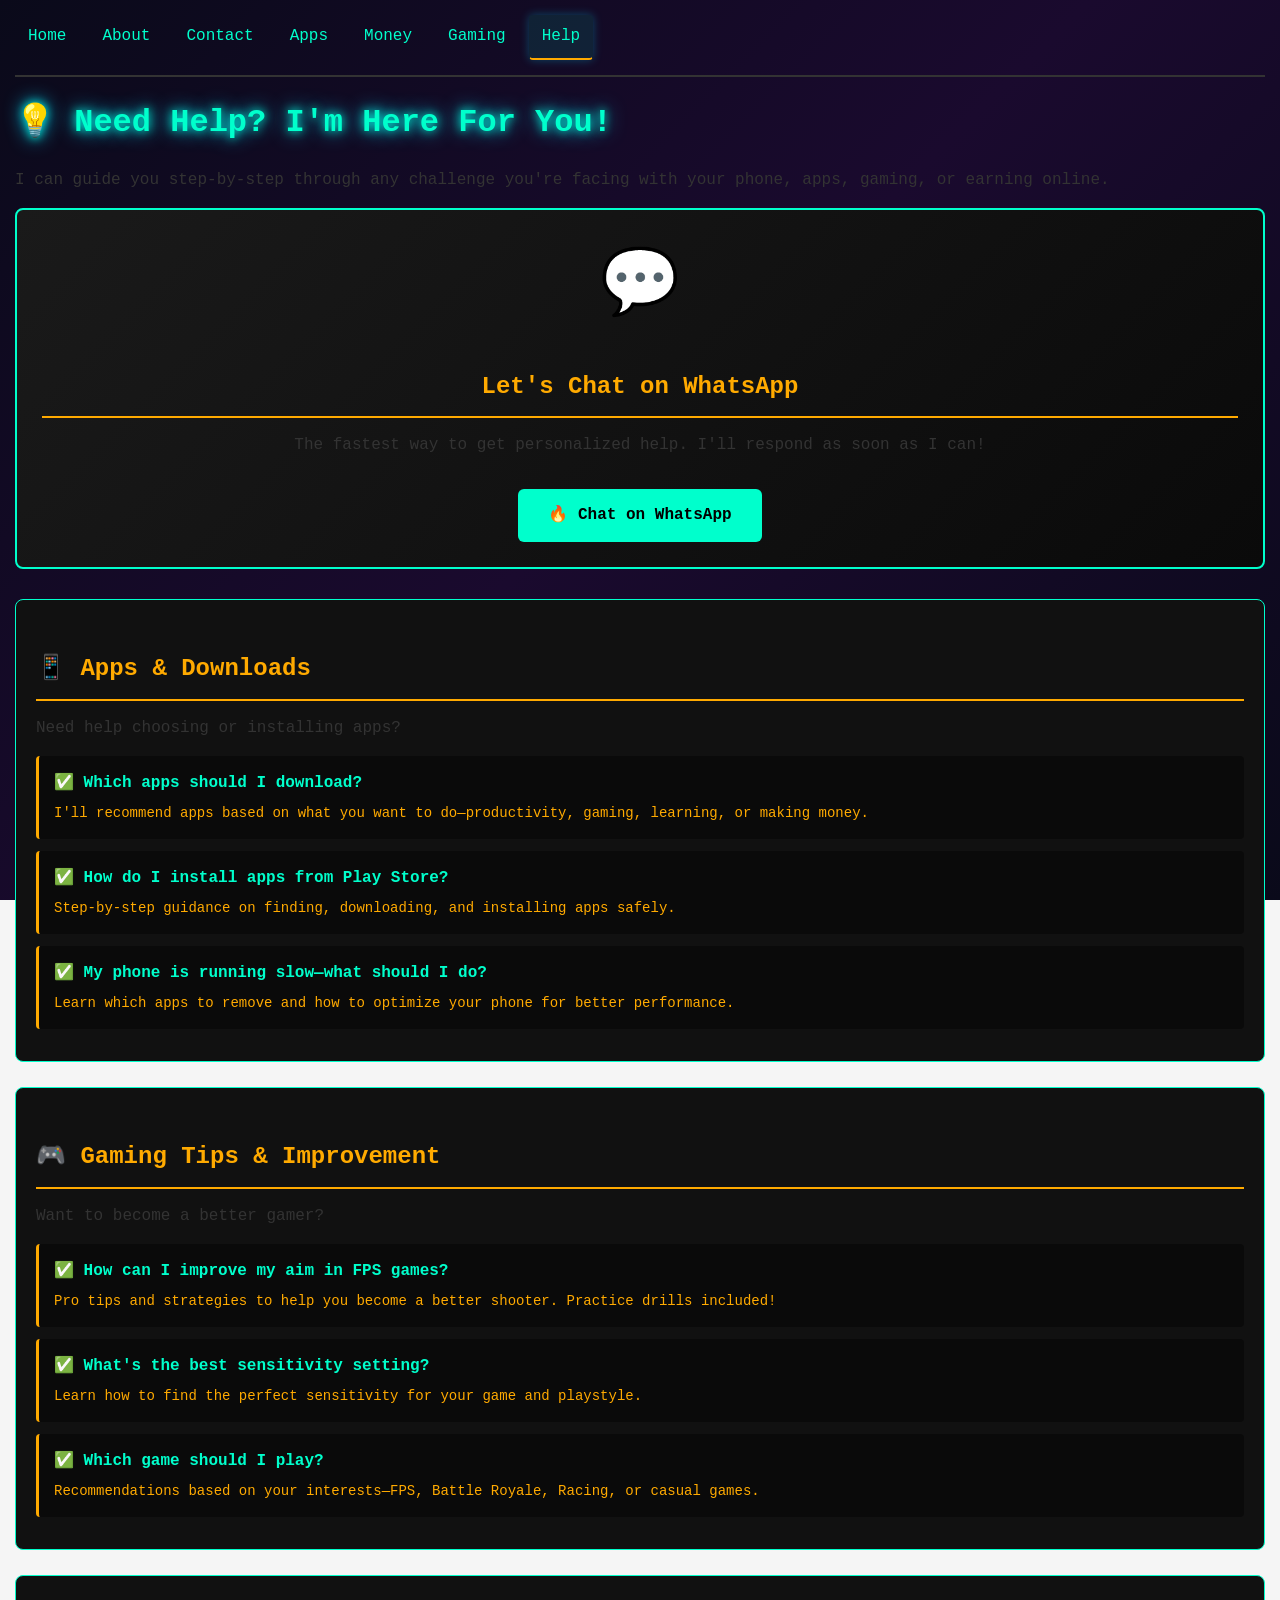
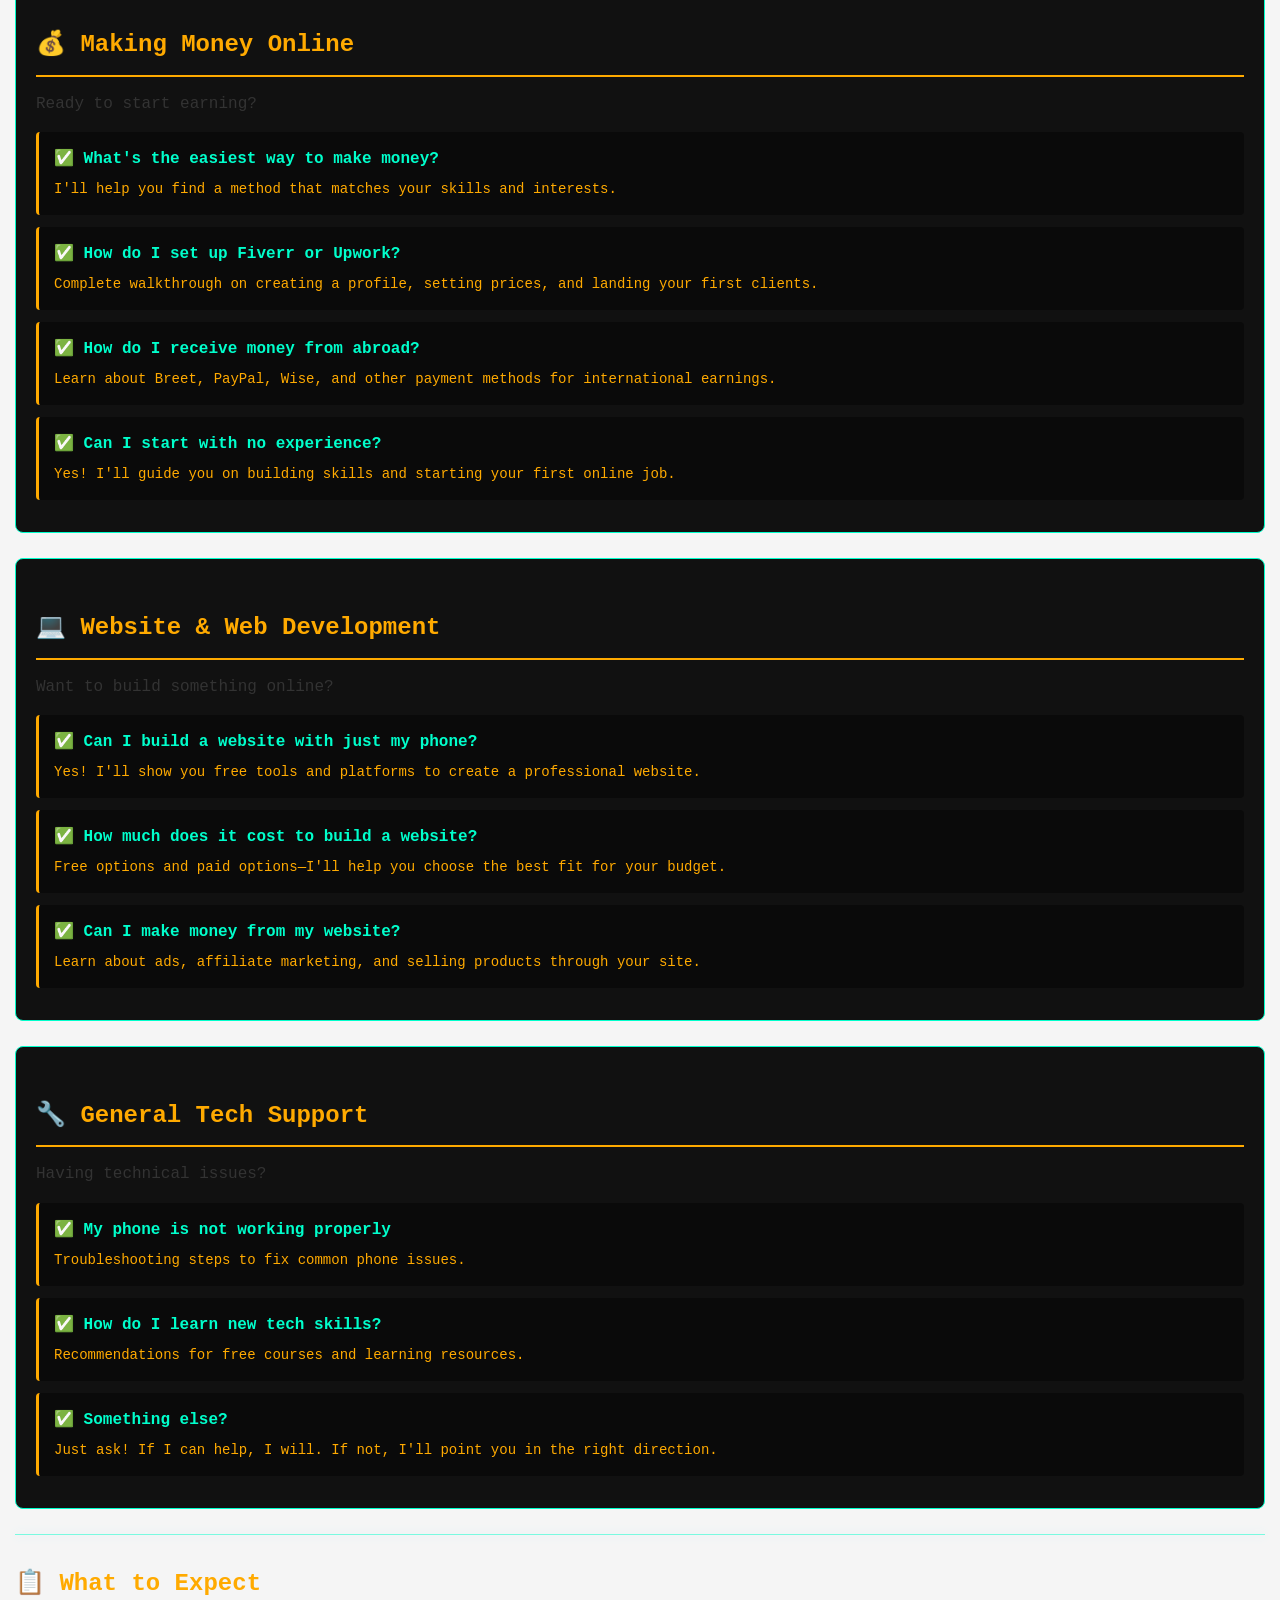
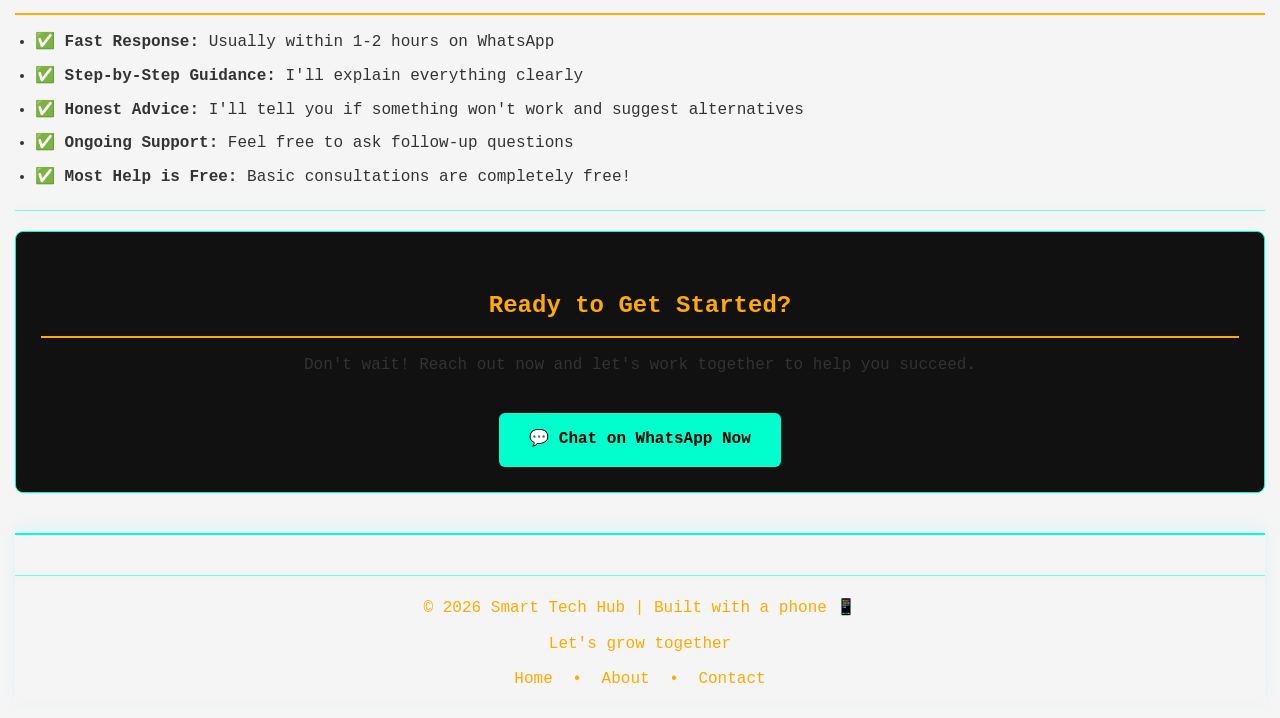
<file: help.html>
<!DOCTYPE html>
<html lang="en">
<head>
    <meta charset="UTF-8">
    <meta name="viewport" content="width=device-width, initial-scale=1.0">
    <meta name="description" content="Get Help - Contact Smart Tech Hub for personalized guidance on apps, gaming, making money, and web development.">
    <meta name="theme-color" content="#00ffcc">
    <title>Get Help - Smart Tech Hub</title>
    <link rel="manifest" href="manifest.json">
    <link rel="stylesheet" href="styles.css">
    
    <style>
        .help-section {
            background: #111;
            border: 1px solid #00ffcc;
            border-radius: 8px;
            padding: 20px;
            margin-bottom: 25px;
        }

        .help-item {
            background: #0a0a0a;
            padding: 15px;
            margin-bottom: 12px;
            border-left: 3px solid #ffaa00;
            border-radius: 4px;
        }

        .help-item-title {
            color: #00ffcc;
            font-weight: bold;
            margin-bottom: 5px;
        }

        .help-item-desc {
            color: #ffaa00;
            font-size: 14px;
        }

        .cta-button {
            display: inline-block;
            padding: 14px 30px;
            background-color: #00ffcc;
            color: #000;
            text-decoration: none;
            border: none;
            border-radius: 6px;
            font-size: 16px;
            font-weight: bold;
            cursor: pointer;
            font-family: monospace;
            transition: all 0.3s ease;
            margin-top: 15px;
        }

        .cta-button:hover,
        .cta-button:focus {
            background-color: #ffaa00;
            outline: 2px solid #00ffcc;
            transform: translateY(-2px);
        }

        .whatsapp-section {
            background: linear-gradient(135deg, #1a1a1a 0%, #0a0a0a 100%);
            border: 2px solid #00ffcc;
            border-radius: 8px;
            padding: 25px;
            text-align: center;
            margin-bottom: 30px;
        }

        .whatsapp-icon {
            font-size: 64px;
            margin-bottom: 15px;
        }

        @media (max-width: 768px) {
            .help-section {
                padding: 15px;
            }

            .cta-button {
                width: 100%;
                padding: 12px;
            }
        }
    </style>
</head>
<body>
    <nav role="navigation" aria-label="Main navigation">
        <a href="index.html">Home</a>
        <a href="about.html">About</a>
        <a href="contact.html">Contact</a>
        <a href="apps.html">Apps</a>
        <a href="money.html">Money</a>
        <a href="gaming.html">Gaming</a>
        <a href="help.html" aria-current="page">Help</a>
    </nav>

    <main role="main">
        <h1>💡 Need Help? I'm Here For You!</h1>
        <p>I can guide you step-by-step through any challenge you're facing with your phone, apps, gaming, or earning online.</p>

        <!-- WhatsApp CTA -->
        <section class="whatsapp-section" aria-labelledby="whatsapp-heading">
            <div class="whatsapp-icon">💬</div>
            <h2 id="whatsapp-heading">Let's Chat on WhatsApp</h2>
            <p>The fastest way to get personalized help. I'll respond as soon as I can!</p>
            <a href="https://wa.me/233542062721?text=Hi%20I%20saw%20your%20website%20and%20need%20help" class="cta-button" target="_blank" rel="noopener noreferrer">🔥 Chat on WhatsApp</a>
        </section>

        <!-- Help Categories -->
        <section class="help-section" aria-labelledby="apps-help-heading">
            <h2 id="apps-help-heading">📱 Apps & Downloads</h2>
            <p>Need help choosing or installing apps?</p>
            <div class="help-item">
                <div class="help-item-title">✅ Which apps should I download?</div>
                <div class="help-item-desc">I'll recommend apps based on what you want to do—productivity, gaming, learning, or making money.</div>
            </div>
            <div class="help-item">
                <div class="help-item-title">✅ How do I install apps from Play Store?</div>
                <div class="help-item-desc">Step-by-step guidance on finding, downloading, and installing apps safely.</div>
            </div>
            <div class="help-item">
                <div class="help-item-title">✅ My phone is running slow—what should I do?</div>
                <div class="help-item-desc">Learn which apps to remove and how to optimize your phone for better performance.</div>
            </div>
        </section>

        <!-- Gaming Help -->
        <section class="help-section" aria-labelledby="gaming-help-heading">
            <h2 id="gaming-help-heading">🎮 Gaming Tips & Improvement</h2>
            <p>Want to become a better gamer?</p>
            <div class="help-item">
                <div class="help-item-title">✅ How can I improve my aim in FPS games?</div>
                <div class="help-item-desc">Pro tips and strategies to help you become a better shooter. Practice drills included!</div>
            </div>
            <div class="help-item">
                <div class="help-item-title">✅ What's the best sensitivity setting?</div>
                <div class="help-item-desc">Learn how to find the perfect sensitivity for your game and playstyle.</div>
            </div>
            <div class="help-item">
                <div class="help-item-title">✅ Which game should I play?</div>
                <div class="help-item-desc">Recommendations based on your interests—FPS, Battle Royale, Racing, or casual games.</div>
            </div>
        </section>

        <!-- Money Making Help -->
        <section class="help-section" aria-labelledby="money-help-heading">
            <h2 id="money-help-heading">💰 Making Money Online</h2>
            <p>Ready to start earning?</p>
            <div class="help-item">
                <div class="help-item-title">✅ What's the easiest way to make money?</div>
                <div class="help-item-desc">I'll help you find a method that matches your skills and interests.</div>
            </div>
            <div class="help-item">
                <div class="help-item-title">✅ How do I set up Fiverr or Upwork?</div>
                <div class="help-item-desc">Complete walkthrough on creating a profile, setting prices, and landing your first clients.</div>
            </div>
            <div class="help-item">
                <div class="help-item-title">✅ How do I receive money from abroad?</div>
                <div class="help-item-desc">Learn about Breet, PayPal, Wise, and other payment methods for international earnings.</div>
            </div>
            <div class="help-item">
                <div class="help-item-title">✅ Can I start with no experience?</div>
                <div class="help-item-desc">Yes! I'll guide you on building skills and starting your first online job.</div>
            </div>
        </section>

        <!-- Web Development Help -->
        <section class="help-section" aria-labelledby="web-help-heading">
            <h2 id="web-help-heading">💻 Website & Web Development</h2>
            <p>Want to build something online?</p>
            <div class="help-item">
                <div class="help-item-title">✅ Can I build a website with just my phone?</div>
                <div class="help-item-desc">Yes! I'll show you free tools and platforms to create a professional website.</div>
            </div>
            <div class="help-item">
                <div class="help-item-title">✅ How much does it cost to build a website?</div>
                <div class="help-item-desc">Free options and paid options—I'll help you choose the best fit for your budget.</div>
            </div>
            <div class="help-item">
                <div class="help-item-title">✅ Can I make money from my website?</div>
                <div class="help-item-desc">Learn about ads, affiliate marketing, and selling products through your site.</div>
            </div>
        </section>

        <!-- General Help -->
        <section class="help-section" aria-labelledby="general-help-heading">
            <h2 id="general-help-heading">🔧 General Tech Support</h2>
            <p>Having technical issues?</p>
            <div class="help-item">
                <div class="help-item-title">✅ My phone is not working properly</div>
                <div class="help-item-desc">Troubleshooting steps to fix common phone issues.</div>
            </div>
            <div class="help-item">
                <div class="help-item-title">✅ How do I learn new tech skills?</div>
                <div class="help-item-desc">Recommendations for free courses and learning resources.</div>
            </div>
            <div class="help-item">
                <div class="help-item-title">✅ Something else?</div>
                <div class="help-item-desc">Just ask! If I can help, I will. If not, I'll point you in the right direction.</div>
            </div>
        </section>

        <hr>

        <!-- Response Info -->
        <section aria-labelledby="info-heading">
            <h2 id="info-heading">📋 What to Expect</h2>
            <ul>
                <li>✅ <strong>Fast Response:</strong> Usually within 1-2 hours on WhatsApp</li>
                <li>✅ <strong>Step-by-Step Guidance:</strong> I'll explain everything clearly</li>
                <li>✅ <strong>Honest Advice:</strong> I'll tell you if something won't work and suggest alternatives</li>
                <li>✅ <strong>Ongoing Support:</strong> Feel free to ask follow-up questions</li>
                <li>✅ <strong>Most Help is Free:</strong> Basic consultations are completely free!</li>
            </ul>
        </section>

        <hr>

        <!-- Final CTA -->
        <section style="text-align: center; padding: 25px; background: #111; border-radius: 8px; border: 1px solid #00ffcc;">
            <h2 style="margin-bottom: 15px;">Ready to Get Started?</h2>
            <p style="margin-bottom: 20px;">Don't wait! Reach out now and let's work together to help you succeed.</p>
            <a href="https://wa.me/233542062721?text=Hi%20I%20saw%20your%20website%20and%20need%20help" class="cta-button" target="_blank" rel="noopener noreferrer">💬 Chat on WhatsApp Now</a>
        </section>
    </main>

    <footer role="contentinfo">
        <hr>
        <p>© 2026 Smart Tech Hub | Built with a phone 📱</p>
        <p>Let's grow together</p>
        <p>
            <a href="index.html">Home</a> • 
            <a href="about.html">About</a> • 
            <a href="contact.html">Contact</a>
        </p>
    </footer>
</body>
</html>
</file>
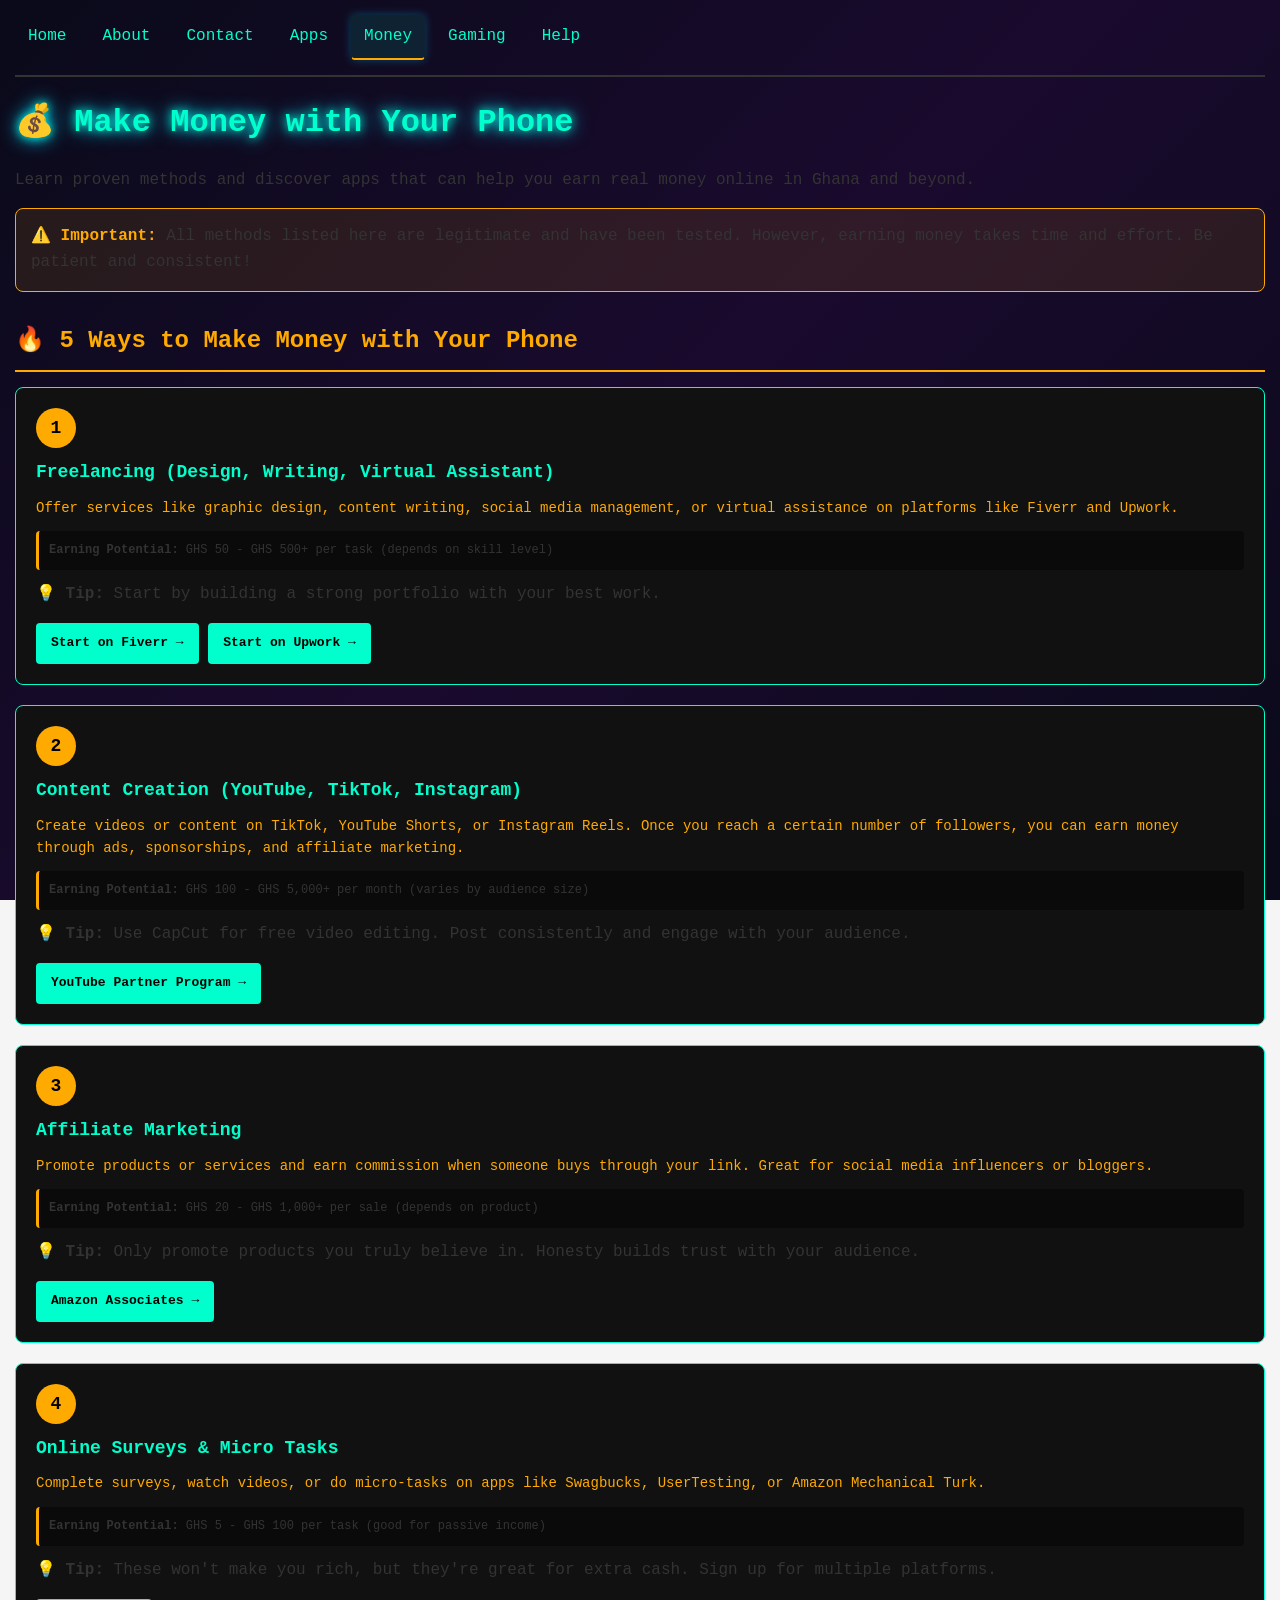
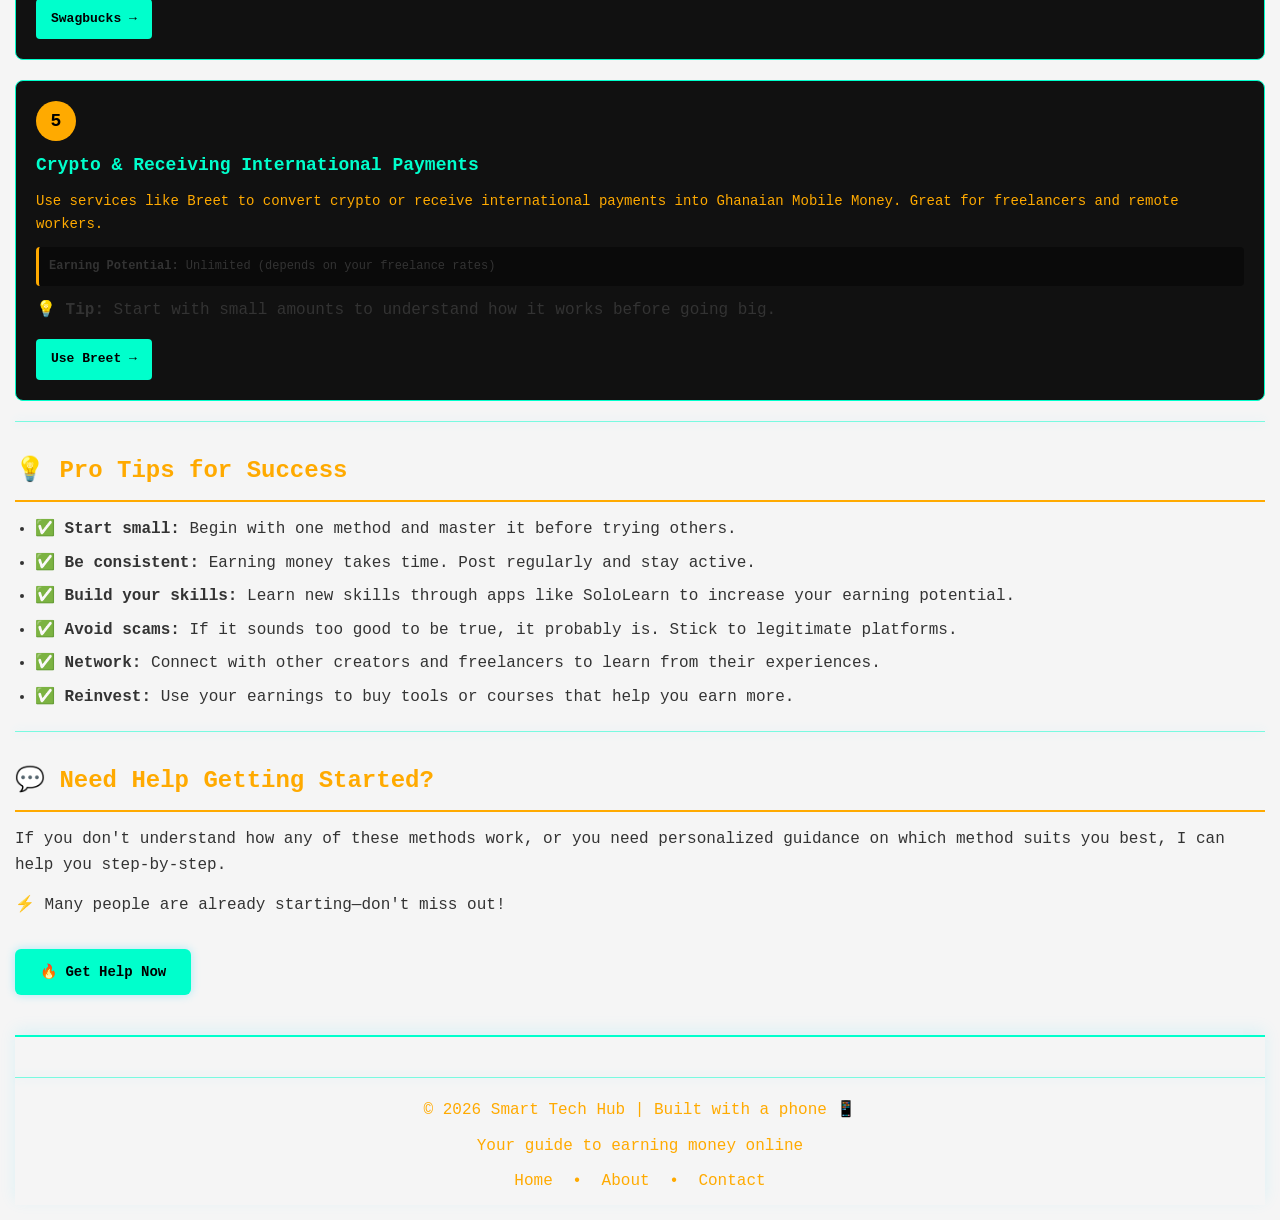
<file: money.html>
<!DOCTYPE html>
<html lang="en">
<head>
    <meta charset="UTF-8">
    <meta name="viewport" content="width=device-width, initial-scale=1.0">
    <meta name="description" content="Make Money Online - Proven methods and apps to earn money with your phone in Ghana.">
    <meta name="theme-color" content="#00ffcc">
    <title>Make Money Online - Smart Tech Hub</title>
    <link rel="manifest" href="manifest.json">
    <link rel="stylesheet" href="styles.css">
    
    <style>
        .method-card {
            background: #111;
            border: 1px solid #00ffcc;
            border-radius: 8px;
            padding: 20px;
            margin-bottom: 20px;
            transition: all 0.3s ease;
        }

        .method-card:hover {
            border-color: #ffaa00;
            transform: translateY(-3px);
            box-shadow: 0 5px 15px rgba(0, 255, 204, 0.2);
        }

        .method-number {
            display: inline-block;
            background: #ffaa00;
            color: #000;
            width: 40px;
            height: 40px;
            border-radius: 50%;
            text-align: center;
            line-height: 40px;
            font-weight: bold;
            font-size: 18px;
            margin-bottom: 10px;
        }

        .method-title {
            font-size: 18px;
            color: #00ffcc;
            font-weight: bold;
            margin-bottom: 10px;
        }

        .method-desc {
            color: #ffaa00;
            font-size: 14px;
            line-height: 1.6;
            margin-bottom: 12px;
        }

        .earning-potential {
            background: #0a0a0a;
            padding: 10px;
            border-left: 3px solid #ffaa00;
            border-radius: 4px;
            font-size: 12px;
            margin-bottom: 12px;
        }

        .method-button {
            display: inline-block;
            padding: 10px 15px;
            background: #00ffcc;
            color: #000;
            text-decoration: none;
            border-radius: 4px;
            font-weight: bold;
            font-size: 13px;
            transition: all 0.3s ease;
        }

        .method-button:hover,
        .method-button:focus {
            background-color: #ffaa00;
            outline: 2px solid #00ffcc;
        }

        .warning-box {
            background: rgba(255, 170, 0, 0.1);
            border: 1px solid #ffaa00;
            border-radius: 8px;
            padding: 15px;
            margin-bottom: 20px;
        }

        .warning-box strong {
            color: #ffaa00;
        }
    </style>
</head>
<body>
    <nav role="navigation" aria-label="Main navigation">
        <a href="index.html">Home</a>
        <a href="about.html">About</a>
        <a href="contact.html">Contact</a>
        <a href="apps.html">Apps</a>
        <a href="money.html" aria-current="page">Money</a>
        <a href="gaming.html">Gaming</a>
        <a href="help.html">Help</a>
    </nav>

    <main role="main">
        <h1>💰 Make Money with Your Phone</h1>
        <p>Learn proven methods and discover apps that can help you earn real money online in Ghana and beyond.</p>

        <div class="warning-box" role="note">
            <strong>⚠️ Important:</strong> All methods listed here are legitimate and have been tested. However, earning money takes time and effort. Be patient and consistent!
        </div>

        <section aria-labelledby="methods-heading">
            <h2 id="methods-heading">🔥 5 Ways to Make Money with Your Phone</h2>

            <!-- Method 1: Freelancing -->
            <article class="method-card">
                <div class="method-number">1</div>
                <div class="method-title">Freelancing (Design, Writing, Virtual Assistant)</div>
                <p class="method-desc">Offer services like graphic design, content writing, social media management, or virtual assistance on platforms like Fiverr and Upwork.</p>
                <div class="earning-potential">
                    <strong>Earning Potential:</strong> GHS 50 - GHS 500+ per task (depends on skill level)
                </div>
                <p>💡 <strong>Tip:</strong> Start by building a strong portfolio with your best work.</p>
                <a href="https://www.fiverr.com" class="method-button" target="_blank" rel="noopener noreferrer">Start on Fiverr →</a>
                <a href="https://www.upwork.com" class="method-button" target="_blank" rel="noopener noreferrer">Start on Upwork →</a>
            </article>

            <!-- Method 2: Content Creation -->
            <article class="method-card">
                <div class="method-number">2</div>
                <div class="method-title">Content Creation (YouTube, TikTok, Instagram)</div>
                <p class="method-desc">Create videos or content on TikTok, YouTube Shorts, or Instagram Reels. Once you reach a certain number of followers, you can earn money through ads, sponsorships, and affiliate marketing.</p>
                <div class="earning-potential">
                    <strong>Earning Potential:</strong> GHS 100 - GHS 5,000+ per month (varies by audience size)
                </div>
                <p>💡 <strong>Tip:</strong> Use CapCut for free video editing. Post consistently and engage with your audience.</p>
                <a href="https://www.youtube.com" class="method-button" target="_blank" rel="noopener noreferrer">YouTube Partner Program →</a>
            </article>

            <!-- Method 3: Affiliate Marketing -->
            <article class="method-card">
                <div class="method-number">3</div>
                <div class="method-title">Affiliate Marketing</div>
                <p class="method-desc">Promote products or services and earn commission when someone buys through your link. Great for social media influencers or bloggers.</p>
                <div class="earning-potential">
                    <strong>Earning Potential:</strong> GHS 20 - GHS 1,000+ per sale (depends on product)
                </div>
                <p>💡 <strong>Tip:</strong> Only promote products you truly believe in. Honesty builds trust with your audience.</p>
                <a href="https://www.amazon.com/gp/associates" class="method-button" target="_blank" rel="noopener noreferrer">Amazon Associates →</a>
            </article>

            <!-- Method 4: Online Surveys & Tasks -->
            <article class="method-card">
                <div class="method-number">4</div>
                <div class="method-title">Online Surveys & Micro Tasks</div>
                <p class="method-desc">Complete surveys, watch videos, or do micro-tasks on apps like Swagbucks, UserTesting, or Amazon Mechanical Turk.</p>
                <div class="earning-potential">
                    <strong>Earning Potential:</strong> GHS 5 - GHS 100 per task (good for passive income)
                </div>
                <p>💡 <strong>Tip:</strong> These won't make you rich, but they're great for extra cash. Sign up for multiple platforms.</p>
                <a href="https://www.swagbucks.com" class="method-button" target="_blank" rel="noopener noreferrer">Swagbucks →</a>
            </article>

            <!-- Method 5: Crypto & Online Payments -->
            <article class="method-card">
                <div class="method-number">5</div>
                <div class="method-title">Crypto & Receiving International Payments</div>
                <p class="method-desc">Use services like Breet to convert crypto or receive international payments into Ghanaian Mobile Money. Great for freelancers and remote workers.</p>
                <div class="earning-potential">
                    <strong>Earning Potential:</strong> Unlimited (depends on your freelance rates)
                </div>
                <p>💡 <strong>Tip:</strong> Start with small amounts to understand how it works before going big.</p>
                <a href="https://breet.app" class="method-button" target="_blank" rel="noopener noreferrer">Use Breet →</a>
            </article>
        </section>

        <hr>

        <section aria-labelledby="tips-heading">
            <h2 id="tips-heading">💡 Pro Tips for Success</h2>
            <ul>
                <li>✅ <strong>Start small:</strong> Begin with one method and master it before trying others.</li>
                <li>✅ <strong>Be consistent:</strong> Earning money takes time. Post regularly and stay active.</li>
                <li>✅ <strong>Build your skills:</strong> Learn new skills through apps like SoloLearn to increase your earning potential.</li>
                <li>✅ <strong>Avoid scams:</strong> If it sounds too good to be true, it probably is. Stick to legitimate platforms.</li>
                <li>✅ <strong>Network:</strong> Connect with other creators and freelancers to learn from their experiences.</li>
                <li>✅ <strong>Reinvest:</strong> Use your earnings to buy tools or courses that help you earn more.</li>
            </ul>
        </section>

        <hr>

        <section aria-labelledby="help-heading">
            <h2 id="help-heading">💬 Need Help Getting Started?</h2>
            <p>If you don't understand how any of these methods work, or you need personalized guidance on which method suits you best, I can help you step-by-step.</p>
            <p>⚡ Many people are already starting—don't miss out!</p>
            <a href="help.html" class="btn" style="display: inline-block; padding: 12px 25px; background-color: #00ffcc; color: #000; border-radius: 6px; font-weight: bold; margin-top: 15px;">🔥 Get Help Now</a>
        </section>
    </main>

    <footer role="contentinfo">
        <hr>
        <p>© 2026 Smart Tech Hub | Built with a phone 📱</p>
        <p>Your guide to earning money online</p>
        <p>
            <a href="index.html">Home</a> • 
            <a href="about.html">About</a> • 
            <a href="contact.html">Contact</a>
        </p>
    </footer>
</body>
</html>
</file>
<file: styles.css>
/* Smart Tech Hub - Global Styles */
/* This stylesheet eliminates duplication and provides consistent styling across all pages */

/* ========================================
   RESET & BASE STYLES
   ======================================== */
* {
    margin: 0;
    padding: 0;
    box-sizing: border-box;
}

html {
    scroll-behavior: smooth;
}

body {
    background: linear-gradient(135deg, #0a0a1a 0%, #1a0a2e 50%, #0a0a1a 100%);
    background-attachment: fixed;
    color: #00ffcc;
    font-family: monospace;
    padding: 15px;
    font-size: 16px;
    line-height: 1.6;
    min-height: 100vh;
    display: flex;
    flex-direction: column;
    box-shadow: inset 0 0 100px rgba(0, 212, 255, 0.05);
}

main {
    flex: 1;
}

/* ========================================
   TYPOGRAPHY
   ======================================== */
h1 {
    font-size: 32px;
    color: #00ffcc;
    text-shadow: 0 0 20px #00d4ff, 0 0 10px #00ffcc;
    margin-bottom: 20px;
    word-wrap: break-word;
}

h2 {
    font-size: 24px;
    color: #ffaa00;
    margin-top: 30px;
    margin-bottom: 15px;
    border-bottom: 2px solid #ffaa00;
    padding-bottom: 10px;
    word-wrap: break-word;
}

h3 {
    font-size: 20px;
    color: #ffaa00;
    margin-top: 15px;
    margin-bottom: 10px;
    word-wrap: break-word;
}

p {
    margin-bottom: 15px;
    word-wrap: break-word;
    overflow-wrap: break-word;
}

ul, ol {
    margin-left: 20px;
    margin-bottom: 15px;
}

li {
    margin-bottom: 8px;
}

hr {
    border: none;
    border-top: 1px solid #00ffcc;
    margin: 20px 0;
    opacity: 0.5;
    box-shadow: 0 0 10px rgba(0, 212, 255, 0.3);
}

/* ========================================
   LINKS & INTERACTIVE ELEMENTS
   ======================================== */
a {
    color: #ffaa00;
    text-decoration: none;
    transition: color 0.3s ease, background-color 0.3s ease, text-shadow 0.3s ease;
}

a:hover,
a:focus {
    color: #00ffcc;
    text-decoration: underline;
    text-shadow: 0 0 10px rgba(0, 212, 255, 0.6);
}

a:focus {
    outline: 2px solid #ffaa00;
    outline-offset: 2px;
}

a:active {
    opacity: 0.8;
}

/* Screen reader only text */
.sr-only {
    position: absolute;
    width: 1px;
    height: 1px;
    padding: 0;
    margin: -1px;
    overflow: hidden;
    clip: rect(0, 0, 0, 0);
    white-space: nowrap;
    border-width: 0;
}

/* ========================================
   NAVIGATION
   ======================================== */
nav {
    border-bottom: 2px solid #00ffcc;
    padding-bottom: 15px;
    margin-bottom: 20px;
    display: flex;
    flex-wrap: wrap;
    gap: 10px;
    background-color: transparent;
    box-shadow: 0 5px 15px rgba(0, 212, 255, 0.1);
}

nav a {
    color: #00ffcc;
    text-decoration: none;
    font-size: 16px;
    padding: 8px 12px;
    border-radius: 4px;
    border: 1px solid transparent;
    transition: all 0.3s ease;
}

nav a:hover,
nav a:focus-visible {
    background-color: #00ffcc;
    color: #000;
    border-color: #ffaa00;
    box-shadow: 0 0 15px rgba(0, 212, 255, 0.5);
}

nav a[aria-current="page"] {
    border-bottom: 2px solid #ffaa00;
    background-color: rgba(0, 255, 204, 0.1);
    box-shadow: 0 0 10px rgba(0, 212, 255, 0.3);
}

/* ========================================
   FORM ELEMENTS
   ======================================== */
input[type="text"],
input[type="email"],
input[type="password"],
input[type="search"],
textarea,
select {
    padding: 10px;
    background-color: #1a1a2e;
    border: 1px solid #00ffcc;
    color: #00ffcc;
    font-family: monospace;
    font-size: 14px;
    border-radius: 4px;
    transition: all 0.3s ease;
    width: 100%;
    box-shadow: 0 0 8px rgba(0, 212, 255, 0.1);
}

input[type="text"]:focus,
input[type="email"]:focus,
input[type="password"]:focus,
input[type="search"]:focus,
textarea:focus,
select:focus {
    outline: none;
    border-color: #ffaa00;
    box-shadow: 0 0 15px rgba(0, 212, 255, 0.6), inset 0 0 8px rgba(0, 212, 255, 0.2);
    background-color: #0f0f1e;
}

input[type="text"]::placeholder,
textarea::placeholder {
    color: #00ffcc;
    opacity: 0.7;
}

button,
input[type="button"],
input[type="submit"],
.btn {
    padding: 10px 20px;
    background-color: #00ffcc;
    color: #000;
    border: none;
    border-radius: 4px;
    font-family: monospace;
    font-size: 14px;
    font-weight: bold;
    cursor: pointer;
    transition: all 0.3s ease;
    display: inline-block;
    text-decoration: none;
    text-align: center;
    box-shadow: 0 0 10px rgba(0, 212, 255, 0.3);
}

button:hover,
input[type="button"]:hover,
input[type="submit"]:hover,
.btn:hover {
    background-color: #ffaa00;
    transform: translateY(-2px);
    box-shadow: 0 8px 20px rgba(0, 212, 255, 0.5);
}

button:focus,
input[type="button"]:focus,
input[type="submit"]:focus,
.btn:focus {
    outline: 2px solid #ffaa00;
    outline-offset: 2px;
}

button:active,
input[type="button"]:active,
input[type="submit"]:active,
.btn:active {
    transform: translateY(0);
    opacity: 0.9;
}

button:disabled,
input[type="button"]:disabled,
input[type="submit"]:disabled,
.btn:disabled {
    background-color: #555;
    cursor: not-allowed;
    opacity: 0.6;
}

/* ========================================
   CARDS & CONTAINERS
   ======================================== */
.card,
.game-card,
.tip-card,
.recommendation-card {
    background: #0f0f1e;
    border: 1px solid #00ffcc;
    border-radius: 8px;
    padding: 15px;
    transition: all 0.3s ease;
    box-shadow: 0 0 15px rgba(0, 212, 255, 0.1);
}

.card:hover,
.game-card:hover,
.tip-card:hover,
.recommendation-card:hover {
    border-color: #ffaa00;
    transform: translateY(-3px);
    box-shadow: 0 8px 25px rgba(0, 212, 255, 0.3);
}

.card:focus-within,
.game-card:focus-within {
    border-color: #ffaa00;
    outline: none;
    box-shadow: 0 0 20px rgba(0, 212, 255, 0.4);
}

/* ========================================
   LAYOUT GRIDS
   ======================================== */
.grid {
    display: grid;
    gap: 20px;
}

.grid-2 {
    grid-template-columns: repeat(auto-fit, minmax(300px, 1fr));
}

.grid-3 {
    grid-template-columns: repeat(auto-fit, minmax(250px, 1fr));
}

.grid-4 {
    grid-template-columns: repeat(auto-fit, minmax(200px, 1fr));
}

/* ========================================
   UTILITY CLASSES
   ======================================== */
.container {
    max-width: 1200px;
    margin: 0 auto;
}

.section {
    margin-bottom: 40px;
}

.section-title {
    font-size: 24px;
    color: #00ffcc;
    margin-bottom: 20px;
    display: flex;
    align-items: center;
    gap: 10px;
    text-shadow: 0 0 10px rgba(0, 212, 255, 0.5);
}

.text-center {
    text-align: center;
}

.text-left {
    text-align: left;
}

.text-right {
    text-align: right;
}

.badge {
    display: inline-block;
    padding: 5px 10px;
    border-radius: 4px;
    font-size: 12px;
    font-weight: bold;
    background-color: #ffaa00;
    color: #000;
    box-shadow: 0 0 10px rgba(255, 170, 0, 0.4);
}

.badge-primary {
    background-color: #00ffcc;
    color: #000;
    box-shadow: 0 0 10px rgba(0, 212, 255, 0.4);
}

.badge-success {
    background-color: #00ff00;
    color: #000;
    box-shadow: 0 0 10px rgba(0, 255, 0, 0.4);
}

.badge-warning {
    background-color: #ffaa00;
    color: #000;
    box-shadow: 0 0 10px rgba(255, 170, 0, 0.4);
}

.badge-danger {
    background-color: #ff0000;
    color: #fff;
    box-shadow: 0 0 10px rgba(255, 0, 0, 0.4);
}

.highlight {
    background-color: rgba(0, 212, 255, 0.2);
    padding: 2px 5px;
    border-radius: 3px;
    box-shadow: 0 0 8px rgba(0, 212, 255, 0.3);
}

.success-message {
    background-color: rgba(0, 255, 0, 0.1);
    border: 1px solid #00ff00;
    color: #00ff00;
    padding: 15px;
    border-radius: 4px;
    margin-bottom: 15px;
    box-shadow: 0 0 15px rgba(0, 255, 0, 0.2);
}

.error-message {
    background-color: rgba(255, 0, 0, 0.1);
    border: 1px solid #ff0000;
    color: #ff0000;
    padding: 15px;
    border-radius: 4px;
    margin-bottom: 15px;
    box-shadow: 0 0 15px rgba(255, 0, 0, 0.2);
}

.info-message {
    background-color: rgba(0, 212, 255, 0.1);
    border: 1px solid #00ffcc;
    color: #00ffcc;
    padding: 15px;
    border-radius: 4px;
    margin-bottom: 15px;
    box-shadow: 0 0 15px rgba(0, 212, 255, 0.2);
}

/* ========================================
   FOOTER
   ======================================== */
footer {
    border-top: 2px solid #00ffcc;
    padding-top: 20px;
    margin-top: 40px;
    text-align: center;
    color: #ffaa00;
    box-shadow: 0 -5px 15px rgba(0, 212, 255, 0.1);
}

footer p {
    margin-bottom: 10px;
}

footer a {
    margin: 0 10px;
    color: #ffaa00;
}

footer a:hover,
footer a:focus {
    color: #00ffcc;
    text-shadow: 0 0 10px rgba(0, 212, 255, 0.6);
}

/* ========================================
   ACCESSIBILITY
   ======================================== */
/* High contrast mode support */
@media (prefers-contrast: more) {
    body {
        color: #fff;
    }

    a {
        text-decoration: underline;
    }

    button,
    input[type="button"],
    input[type="submit"] {
        border: 2px solid #000;
    }
}

/* Reduced motion support */
@media (prefers-reduced-motion: reduce) {
    * {
        animation-duration: 0.01ms !important;
        animation-iteration-count: 1 !important;
        transition-duration: 0.01ms !important;
    }

    html {
        scroll-behavior: auto;
    }
}

/* Dark mode (already applied by default) */
@media (prefers-color-scheme: dark) {
    body {
        background: linear-gradient(135deg, #0a0a1a 0%, #1a0a2e 50%, #0a0a1a 100%);
        background-attachment: fixed;
        color: #00ffcc;
    }
}

/* Light mode override if needed */
@media (prefers-color-scheme: light) {
    body {
        background-color: #f5f5f5;
        color: #333;
        box-shadow: none;
    }

    a {
        color: #0066cc;
    }

    nav {
        border-bottom-color: #333;
        box-shadow: none;
    }
}

/* ========================================
   RESPONSIVE DESIGN
   ======================================== */
@media (max-width: 1024px) {
    body {
        padding: 12px;
        font-size: 15px;
    }

    h1 {
        font-size: 28px;
    }

    h2 {
        font-size: 22px;
    }

    h3 {
        font-size: 18px;
    }

    .grid-2 {
        grid-template-columns: repeat(auto-fit, minmax(250px, 1fr));
    }

    .grid-3 {
        grid-template-columns: repeat(auto-fit, minmax(200px, 1fr));
    }

    .grid-4 {
        grid-template-columns: repeat(auto-fit, minmax(150px, 1fr));
    }
}

@media (max-width: 768px) {
    body {
        padding: 12px;
        font-size: 14px;
    }

    h1 {
        font-size: 24px;
    }

    h2 {
        font-size: 20px;
    }

    h3 {
        font-size: 16px;
    }

    p {
        font-size: 14px;
    }

    nav {
        flex-direction: column;
        gap: 5px;
    }

    nav a {
        width: 100%;
        text-align: center;
        padding: 10px;
    }

    .grid,
    .grid-2,
    .grid-3,
    .grid-4 {
        grid-template-columns: 1fr;
        gap: 15px;
    }

    input[type="text"],
    input[type="email"],
    input[type="password"],
    input[type="search"],
    textarea,
    select {
        font-size: 16px; /* Prevents zoom on iOS */
    }

    button,
    input[type="button"],
    input[type="submit"],
    .btn {
        width: 100%;
        padding: 12px;
        font-size: 14px;
    }

    .section {
        margin-bottom: 30px;
    }

    footer {
        text-align: center;
    }

    footer a {
        display: block;
        margin: 5px 0;
    }
}

@media (max-width: 480px) {
    body {
        padding: 10px;
        font-size: 13px;
    }

    h1 {
        font-size: 20px;
        margin-bottom: 15px;
    }

    h2 {
        font-size: 18px;
        margin-top: 20px;
        margin-bottom: 12px;
    }

    h3 {
        font-size: 14px;
    }

    p {
        font-size: 13px;
        line-height: 1.5;
    }

    nav a {
        padding: 8px;
        font-size: 13px;
        margin: 2px;
    }

    .badge {
        font-size: 11px;
        padding: 4px 8px;
    }

    input[type="text"],
    input[type="email"],
    input[type="password"],
    input[type="search"],
    textarea,
    select {
        padding: 8px;
        font-size: 14px;
    }

    button,
    input[type="button"],
    input[type="submit"],
    .btn {
        padding: 10px;
        font-size: 13px;
    }

    .card,
    .game-card,
    .tip-card,
    .recommendation-card {
        padding: 12px;
    }

    footer {
        margin-top: 30px;
        padding-top: 15px;
    }
}

/* ========================================
   PRINT STYLES
   ======================================== */
@media print {
    nav,
    footer,
    button,
    input[type="button"],
    input[type="submit"],
    .no-print {
        display: none !important;
    }

    body {
        background-color: #fff;
        color: #000;
        box-shadow: none;
    }

    a {
        color: #0066cc;
        text-shadow: none;
    }

    h1, h2, h3 {
        page-break-after: avoid;
    }

    .card,
    .game-card,
    .tip-card,
    .recommendation-card {
        page-break-inside: avoid;
    }
}

/* ========================================
   ANIMATIONS
   ======================================== */
@keyframes fadeIn {
    from {
        opacity: 0;
        transform: translateY(10px);
    }
    to {
        opacity: 1;
        transform: translateY(0);
    }
}

@keyframes slideIn {
    from {
        opacity: 0;
        transform: translateX(-20px);
    }
    to {
        opacity: 1;
        transform: translateX(0);
    }
}

@keyframes pulse {
    0%, 100% {
        opacity: 1;
    }
    50% {
        opacity: 0.7;
    }
}

@keyframes glow {
    0%, 100% {
        text-shadow: 0 0 10px rgba(0, 212, 255, 0.5);
    }
    50% {
        text-shadow: 0 0 20px rgba(0, 212, 255, 0.8);
    }
}

.fade-in {
    animation: fadeIn 0.3s ease-out;
}

.slide-in {
    animation: slideIn 0.3s ease-out;
}

.pulse {
    animation: pulse 2s ease-in-out infinite;
}

.glow {
    animation: glow 2s ease-in-out infinite;
}
</file>
